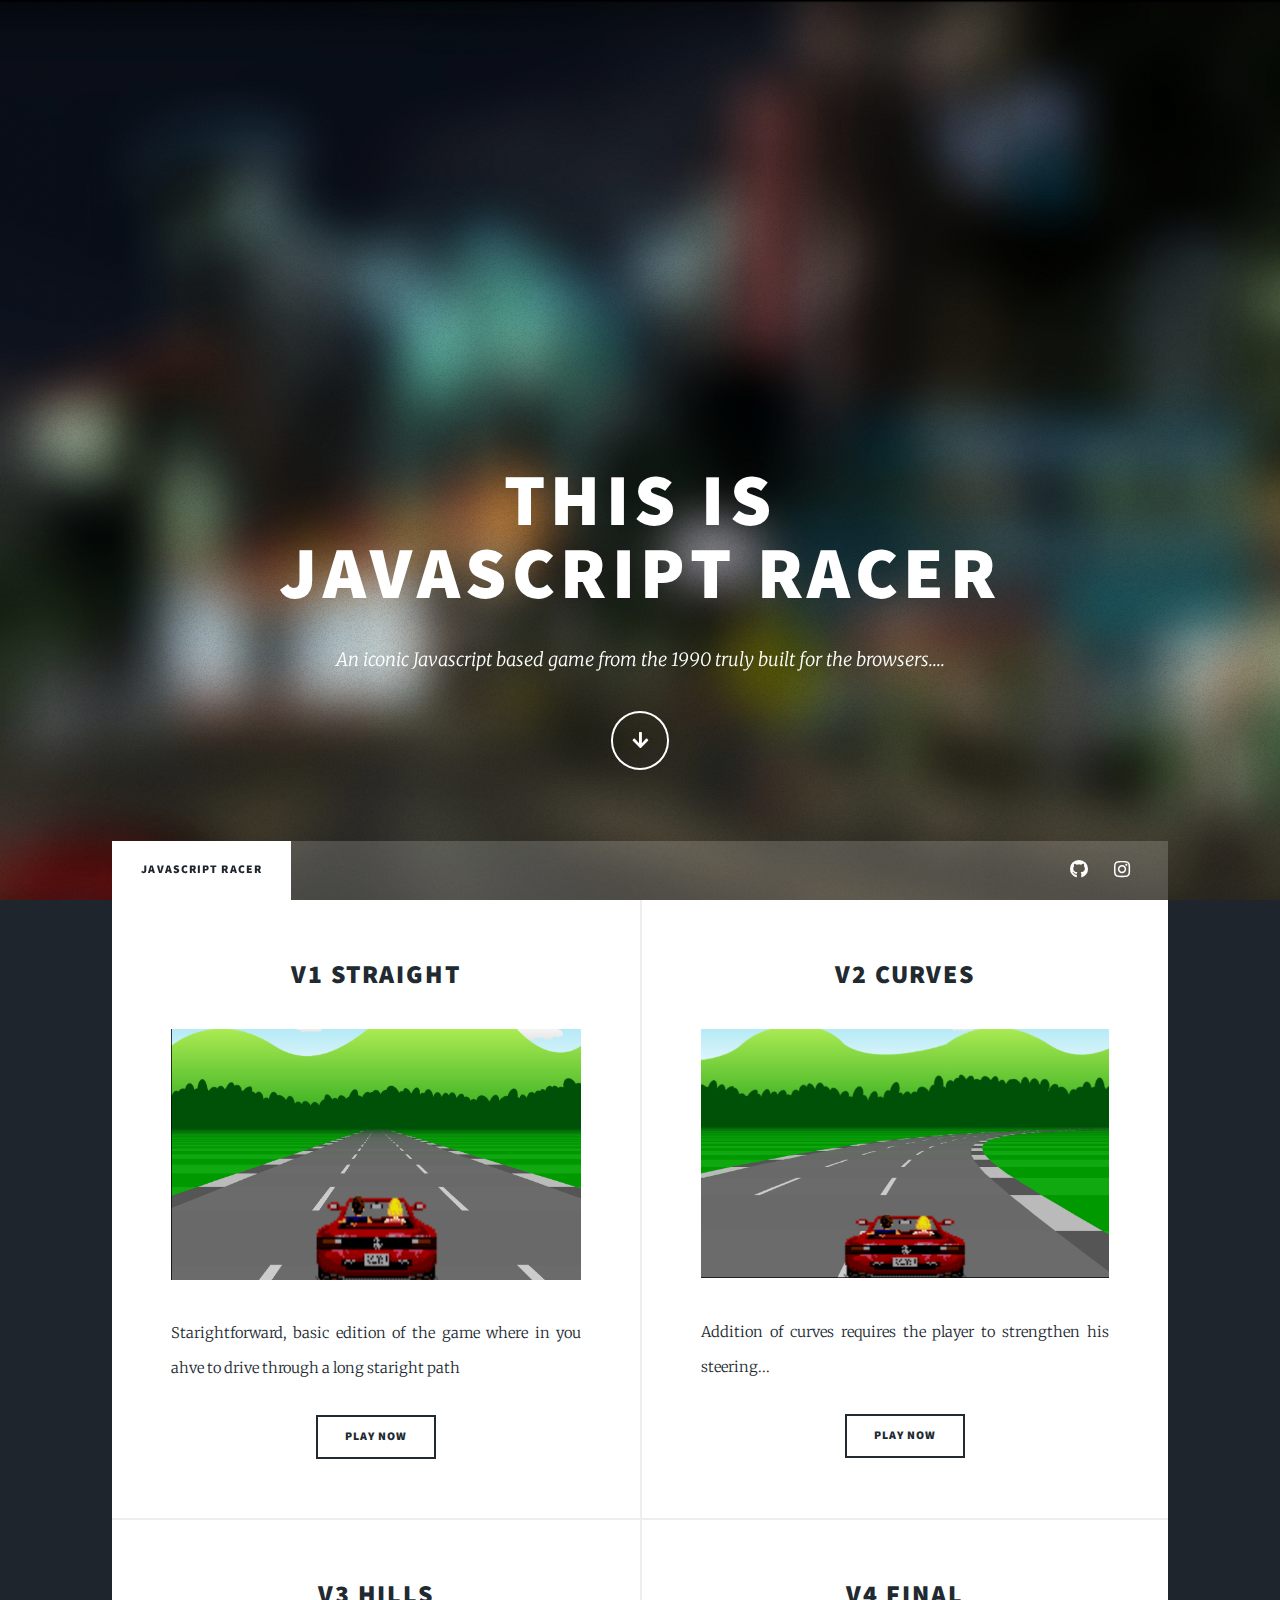
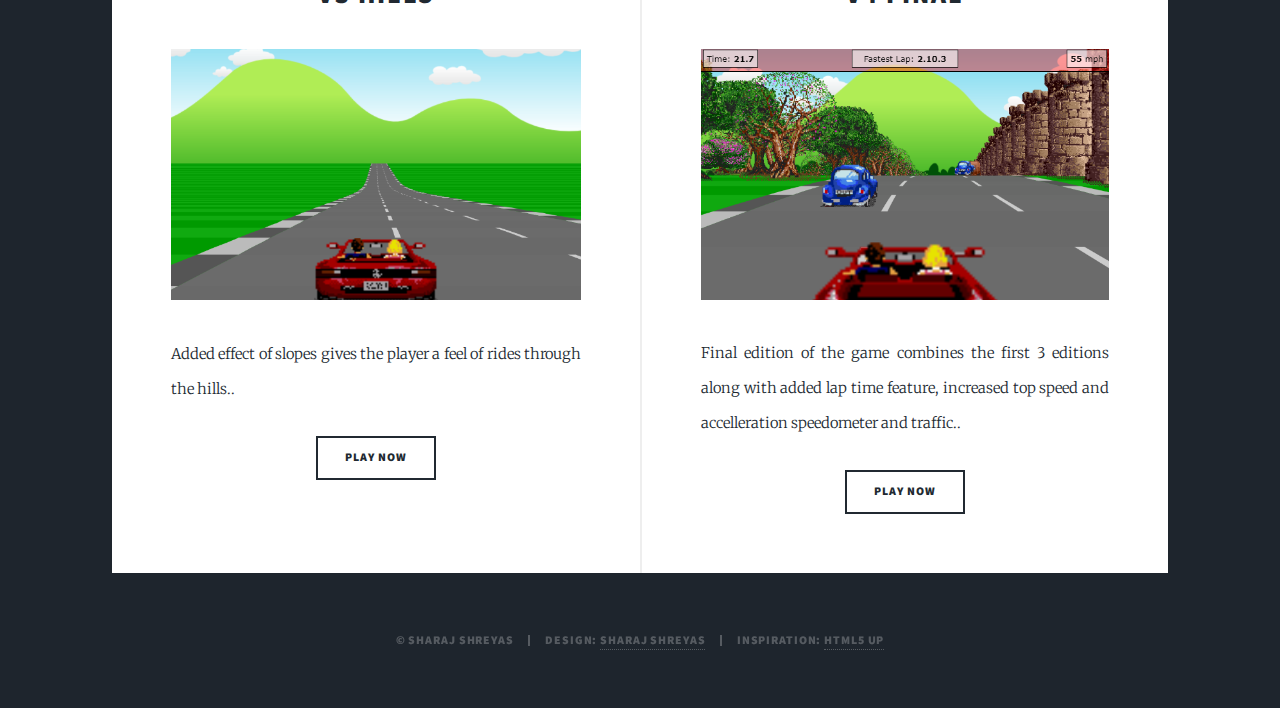
<file: index.html>
<!DOCTYPE HTML>
<!--
	Sharaj Shreyas by HTML5 UP
	html5up.net | @ajlkn
	Free for personal and commercial use under the CCA 3.0 license (html5up.net/license)
-->
<html>
	<head>
		<title>Javascript Racer Remastered</title>
		<meta charset="utf-8" />
		<meta name="viewport" content="width=device-width, initial-scale=1, user-scalable=no" />
		<link rel="stylesheet" href="assets/css/main.css" />
		<noscript><link rel="stylesheet" href="assets/css/noscript.css" /></noscript>
		
	</head>
	<body class="is-preload">

		<!-- Wrapper -->
			<div id="wrapper" class="fade-in">

				<!-- Intro -->
					<div id="intro">
						<h1>This is<br />
						Javascript Racer</h1>
						<p>An iconic Javascript based game from the 1990 truly built for the browsers...</a>.</p>
						<ul class="actions">
							<li><a href="#header" class="button icon solid solo fa-arrow-down scrolly">Continue</a></li>
						</ul>
					</div>

				<!-- Header -->
					<header id="header">
						<a href="index.html" class="logo">Javascript Racer</a>
					</header>

				<!-- Nav -->
					<nav id="nav">
						<ul class="links">
							<li class="active"><a href="index.html">Javascript Racer</a></li>
						</ul>
						<ul class="icons">
							<li><a href="#" class="icon brands fa-github"><span class="label">GitHub</span></a></li>
							<li><a href="#" class="icon brands fa-instagram"><span class="label">Instagram</span></a></li>
							
						</ul>
					</nav>

				<!-- Main -->
					<div id="main">

						<!-- Posts -->
							<section class="posts">
								<article>
									<header>
										
										<h2><a href="#">V1 Straight</a></h2>
									</header>
									<a href="#" class="image fit"><img src="images/pic02.png" alt="" /></a>
									<p>Starightforward, basic edition of the game where in you ahve to drive through a long staright path</p>
									<ul class="actions special">
										<li><a href="game\v1.straight.html" class="button">Play now </a></li>
									</ul>
								</article>
								<article>
									<header>
										
										<h2><a href="#">V2 Curves</a></h2>
									</header>
									<a href="#" class="image fit"><img src="images/pic03.png" alt="" /></a>
									<p>Addition of curves requires the player to strengthen his steering...</p>
									<ul class="actions special">
										<li><a href="game/v2.curves.html" class="button">Play Now</a></li>
									</ul>
								</article>
								<article>
									<header>
										
										<h2><a href="#">V3 Hills</a></h2>
									</header>
									<a href="#" class="image fit"><img src="images/pic04.png" alt="" /></a>
									<p>Added effect of slopes gives the player a feel of rides through the hills..</p>
									<ul class="actions special">
										<li><a href="game/v3.hills.html" class="button">Play Now</a></li>
									</ul>
								</article>
								<article>
									<header>
										
										<h2><a href="#">V4 Final</a></h2>
									</header>
									<a href="#" class="image fit"><img src="images/pic05.png" alt="" /></a>
									<p>Final edition of the game combines the first 3 editions along with added lap time feature, increased top speed and accelleration speedometer and traffic..</p>
									<ul class="actions special">
										<li><a href="game/v4.final.html" class="button">Play Now</a></li>
									</ul>
								</article>
							</section>

						<!-- Footer -->
							

					</div>

				<!-- Footer -->
					

				<!-- Copyright -->
					<div id="copyright">
						<ul><li>&copy; Sharaj Shreyas</li><li>Design: <a href="https://www.instagram.com/sharaj.shreyas/">Sharaj Shreyas</a></li><li>Inspiration: <a href="https://html5up.net">HTML5 UP</a></li></ul>
					</div>

			</div>

		<!-- Scripts -->
			<script src="assets/js/jquery.min.js"></script>
			<script src="assets/js/jquery.scrollex.min.js"></script>
			<script src="assets/js/jquery.scrolly.min.js"></script>
			<script src="assets/js/browser.min.js"></script>
			<script src="assets/js/breakpoints.min.js"></script>
			<script src="assets/js/util.js"></script>
			<script src="assets/js/main.js"></script>

	</body>
</html>
</file>
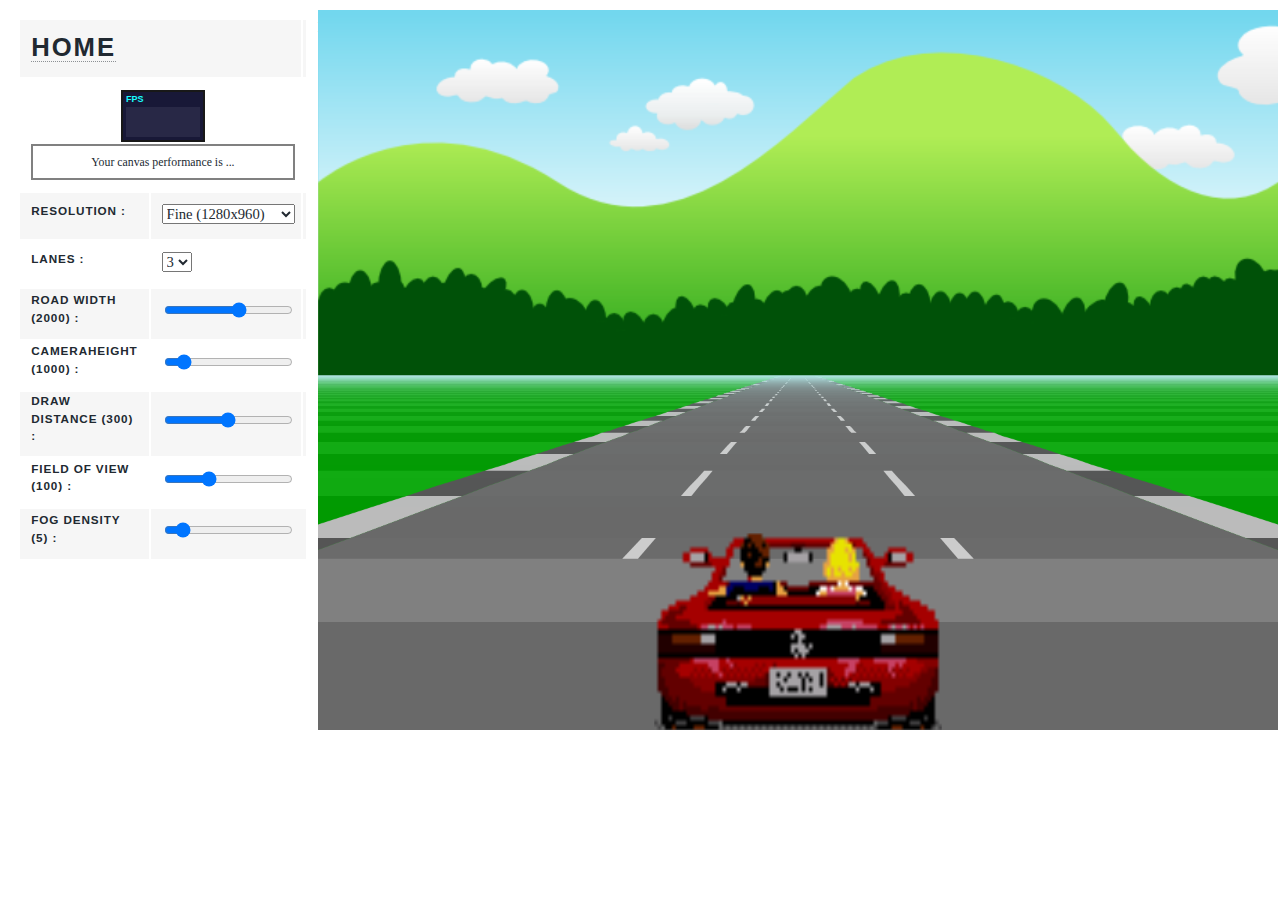
<file: game/v1.straight.html>
<!DOCTYPE html> 
<html>
<head>
  <title>Javascript Racer - v1 (straight)</title>
  <meta http-equiv="Content-Type" content="text/html; charset=utf-8"/>
  <link href="common.css" rel="stylesheet" type="text/css" />
</head> 
<body> 
  <table id="controls">
    <tr>
      <td colspan="2">
        <a href='../index.html'>Home</a></td>
    </tr>
    <tr><td id="fps" colspan="2" align="center"></td></tr>
    <tr>
      <th><label for="resolution">Resolution :</label></th>
      <td>
        <select id="resolution" style="width:100%">
          <option selected value='fine'>Fine (1280x960)</option>
          <option value='high'>High (1024x768)</option>
          <option value='medium'>Medium (640x480)</option>
          <option value='low'>Low (480x360)</option>
        </select>
      </td>
    </tr>
    <tr>
      <th><label for="lanes">Lanes :</label></th>
      <td>
        <select id="lanes">
          <option>1</option>
          <option>2</option>
          <option selected>3</option>
          <option>4</option>
        </select>
      </td>
    </tr>
    <tr>
      <th><label for="roadWidth">Road Width (<span id="currentRoadWidth"></span>) :</label></th>
      <td><input id="roadWidth" type='range' min='500' max='3000' title="integer (500-3000)"></td>
    </tr>
    <tr>
      <th><label for="cameraHeight">CameraHeight (<span id="currentCameraHeight"></span>) :</label></th>
      <td><input id="cameraHeight" type='range' min='500' max='5000' title="integer (500-5000)"></td>
    </tr>
    <tr>
      <th><label for="drawDistance">Draw Distance (<span id="currentDrawDistance"></span>) :</label></th>
      <td><input id="drawDistance" type='range' min='100' max='500' title="integer (100-500)"></td>
    </tr>
    <tr>
      <th><label for="fieldOfView">Field of View (<span id="currentFieldOfView"></span>) :</label></th>
      <td><input id="fieldOfView" type='range' min='80' max='140' title="integer (80-140)"></td>
    </tr>
    <tr>
      <th><label for="fogDensity">Fog Density (<span id="currentFogDensity"></span>) :</label></th>
      <td><input id="fogDensity" type='range' min='0' max='50' title="integer (0-50)"></td>
    </tr>
  </table>

 
  <div id="racer">
    <canvas id="canvas">
      Sorry, this example cannot be run because your browser does not support the &lt;canvas&gt; element
    </canvas>
    Loading...
  </div>
  <script src="stats.js"></script>
  <script src="common.js"></script>
  <script>

    var fps           = 60;                      // how many 'update' frames per second
    var step          = 1/fps;                   // how long is each frame (in seconds)
    var width         = 1920;                    // logical canvas width
    var height        = 1080;                     // logical canvas height
    var segments      = [];                      // array of road segments
    var stats         = Game.stats('fps');       // mr.doobs FPS counter
    var canvas        = Dom.get('canvas');       // our canvas...
    var ctx           = canvas.getContext('2d'); // ...and its drawing context
    var background    = null;                    // our background image (loaded below)
    var sprites       = null;                    // our spritesheet (loaded below)
    var resolution    = null;                    // scaling factor to provide resolution independence (computed)
    var roadWidth     = 2000;                    // actually half the roads width, easier math if the road spans from -roadWidth to +roadWidth
    var segmentLength = 200;                     // length of a single segment
    var rumbleLength  = 3;                       // number of segments per red/white rumble strip
    var trackLength   = null;                    // z length of entire track (computed)
    var lanes         = 3;                       // number of lanes
    var fieldOfView   = 100;                     // angle (degrees) for field of view
    var cameraHeight  = 1000;                    // z height of camera
    var cameraDepth   = null;                    // z distance camera is from screen (computed)
    var drawDistance  = 300;                     // number of segments to draw
    var playerX       = 0;                       // player x offset from center of road (-1 to 1 to stay independent of roadWidth)
    var playerZ       = null;                    // player relative z distance from camera (computed)
    var fogDensity    = 5;                       // exponential fog density
    var position      = 0;                       // current camera Z position (add playerZ to get player's absolute Z position)
    var speed         = 0;                       // current speed
    var maxSpeed      = segmentLength/step;      // top speed (ensure we can't move more than 1 segment in a single frame to make collision detection easier)
    var accel         =  maxSpeed/5;             // acceleration rate - tuned until it 'felt' right
    var breaking      = -maxSpeed;               // deceleration rate when braking
    var decel         = -maxSpeed/5;             // 'natural' deceleration rate when neither accelerating, nor braking
    var offRoadDecel  = -maxSpeed/2;             // off road deceleration is somewhere in between
    var offRoadLimit  =  maxSpeed/4;             // limit when off road deceleration no longer applies (e.g. you can always go at least this speed even when off road)

    var keyLeft       = false;
    var keyRight      = false;
    var keyFaster     = false;
    var keySlower     = false;

    //=========================================================================
    // UPDATE THE GAME WORLD
    //=========================================================================

    function update(dt) {

      position = Util.increase(position, dt * speed, trackLength);

      var dx = dt * 2 * (speed/maxSpeed); // at top speed, should be able to cross from left to right (-1 to 1) in 1 second

      if (keyLeft)
        playerX = playerX - dx;
      else if (keyRight)
        playerX = playerX + dx;

      if (keyFaster)
        speed = Util.accelerate(speed, accel, dt);
      else if (keySlower)
        speed = Util.accelerate(speed, breaking, dt);
      else
        speed = Util.accelerate(speed, decel, dt);

      if (((playerX < -1) || (playerX > 1)) && (speed > offRoadLimit))
        speed = Util.accelerate(speed, offRoadDecel, dt);

      playerX = Util.limit(playerX, -2, 2);     // dont ever let player go too far out of bounds
      speed   = Util.limit(speed, 0, maxSpeed); // or exceed maxSpeed

    }

    //=========================================================================
    // RENDER THE GAME WORLD
    //=========================================================================

    function render() {

      var baseSegment = findSegment(position);
      var maxy        = height;

      ctx.clearRect(0, 0, width, height);

      Render.background(ctx, background, width, height, BACKGROUND.SKY);
      Render.background(ctx, background, width, height, BACKGROUND.HILLS);
      Render.background(ctx, background, width, height, BACKGROUND.TREES);

      var n, segment;

      for(n = 0 ; n < drawDistance ; n++) {

        segment        = segments[(baseSegment.index + n) % segments.length];
        segment.looped = segment.index < baseSegment.index;
        segment.fog    = Util.exponentialFog(n/drawDistance, fogDensity);

        Util.project(segment.p1, (playerX * roadWidth), cameraHeight, position - (segment.looped ? trackLength : 0), cameraDepth, width, height, roadWidth);
        Util.project(segment.p2, (playerX * roadWidth), cameraHeight, position - (segment.looped ? trackLength : 0), cameraDepth, width, height, roadWidth);

        if ((segment.p1.camera.z <= cameraDepth) || // behind us
            (segment.p2.screen.y >= maxy))          // clip by (already rendered) segment
          continue;

        Render.segment(ctx, width, lanes,
                       segment.p1.screen.x,
                       segment.p1.screen.y,
                       segment.p1.screen.w,
                       segment.p2.screen.x,
                       segment.p2.screen.y,
                       segment.p2.screen.w,
                       segment.fog,
                       segment.color);

        maxy = segment.p2.screen.y;
      }

      Render.player(ctx, width, height, resolution, roadWidth, sprites, speed/maxSpeed,
                    cameraDepth/playerZ,
                    width/2,
                    height,
                    speed * (keyLeft ? -1 : keyRight ? 1 : 0),
                    0);
    }

    //=========================================================================
    // BUILD ROAD GEOMETRY
    //=========================================================================

    function resetRoad() {
      segments = [];
      for(var n = 0 ; n < 500 ; n++) {
        segments.push({
           index: n,
           p1: { world: { z:  n   *segmentLength }, camera: {}, screen: {} },
           p2: { world: { z: (n+1)*segmentLength }, camera: {}, screen: {} },
           color: Math.floor(n/rumbleLength)%2 ? COLORS.DARK : COLORS.LIGHT
        });
      }

      segments[findSegment(playerZ).index + 2].color = COLORS.START;
      segments[findSegment(playerZ).index + 3].color = COLORS.START;
      for(var n = 0 ; n < rumbleLength ; n++)
        segments[segments.length-1-n].color = COLORS.FINISH;

      trackLength = segments.length * segmentLength;
    }

    function findSegment(z) {
      return segments[Math.floor(z/segmentLength) % segments.length];
    }

    //=========================================================================
    // THE GAME LOOP
    //=========================================================================

    Game.run({
      canvas: canvas, render: render, update: update, stats: stats, step: step,
      images: ["background", "sprites"],
      keys: [
        { keys: [KEY.LEFT,  KEY.A], mode: 'down', action: function() { keyLeft   = true;  } },
        { keys: [KEY.RIGHT, KEY.D], mode: 'down', action: function() { keyRight  = true;  } },
        { keys: [KEY.UP,    KEY.W], mode: 'down', action: function() { keyFaster = true;  } },
        { keys: [KEY.DOWN,  KEY.S], mode: 'down', action: function() { keySlower = true;  } },
        { keys: [KEY.LEFT,  KEY.A], mode: 'up',   action: function() { keyLeft   = false; } },
        { keys: [KEY.RIGHT, KEY.D], mode: 'up',   action: function() { keyRight  = false; } },
        { keys: [KEY.UP,    KEY.W], mode: 'up',   action: function() { keyFaster = false; } },
        { keys: [KEY.DOWN,  KEY.S], mode: 'up',   action: function() { keySlower = false; } }
      ],
      ready: function(images) {
        background = images[0];
        sprites    = images[1];
        reset();
      }
    });

    function reset(options) {
      options       = options || {};
      canvas.width  = width  = Util.toInt(options.width,          width);
      canvas.height = height = Util.toInt(options.height,         height);
      lanes                  = Util.toInt(options.lanes,          lanes);
      roadWidth              = Util.toInt(options.roadWidth,      roadWidth);
      cameraHeight           = Util.toInt(options.cameraHeight,   cameraHeight);
      drawDistance           = Util.toInt(options.drawDistance,   drawDistance);
      fogDensity             = Util.toInt(options.fogDensity,     fogDensity);
      fieldOfView            = Util.toInt(options.fieldOfView,    fieldOfView);
      segmentLength          = Util.toInt(options.segmentLength,  segmentLength);
      rumbleLength           = Util.toInt(options.rumbleLength,   rumbleLength);
      cameraDepth            = 1 / Math.tan((fieldOfView/2) * Math.PI/180);
      playerZ                = (cameraHeight * cameraDepth);
      resolution             = height/480;
      refreshTweakUI();

      if ((segments.length==0) || (options.segmentLength) || (options.rumbleLength))
        resetRoad(); // only rebuild road when necessary
    }

    //=========================================================================
    // TWEAK UI HANDLERS
    //=========================================================================

    Dom.on('resolution', 'change', function(ev) {
      var w, h, ratio;
      switch(ev.target.options[ev.target.selectedIndex].value) {
        case 'fine':   w = 1280; h = 960;  ratio=w/width; break;
        case 'high':   w = 1024; h = 768;  ratio=w/width; break;
        case 'medium': w = 640;  h = 480;  ratio=w/width; break;
        case 'low':    w = 480;  h = 360;  ratio=w/width; break;
      }
      reset({ width: w, height: h })
      Dom.blur(ev);
    });

    Dom.on('lanes',          'change', function(ev) { Dom.blur(ev); reset({ lanes:         ev.target.options[ev.target.selectedIndex].value }); });
    Dom.on('roadWidth',      'change', function(ev) { Dom.blur(ev); reset({ roadWidth:     Util.limit(Util.toInt(ev.target.value), Util.toInt(ev.target.getAttribute('min')), Util.toInt(ev.target.getAttribute('max'))) }); });
    Dom.on('cameraHeight',   'change', function(ev) { Dom.blur(ev); reset({ cameraHeight:  Util.limit(Util.toInt(ev.target.value), Util.toInt(ev.target.getAttribute('min')), Util.toInt(ev.target.getAttribute('max'))) }); });
    Dom.on('drawDistance',   'change', function(ev) { Dom.blur(ev); reset({ drawDistance:  Util.limit(Util.toInt(ev.target.value), Util.toInt(ev.target.getAttribute('min')), Util.toInt(ev.target.getAttribute('max'))) }); });
    Dom.on('fieldOfView',    'change', function(ev) { Dom.blur(ev); reset({ fieldOfView:   Util.limit(Util.toInt(ev.target.value), Util.toInt(ev.target.getAttribute('min')), Util.toInt(ev.target.getAttribute('max'))) }); });
    Dom.on('fogDensity',     'change', function(ev) { Dom.blur(ev); reset({ fogDensity:    Util.limit(Util.toInt(ev.target.value), Util.toInt(ev.target.getAttribute('min')), Util.toInt(ev.target.getAttribute('max'))) }); });

    function refreshTweakUI() {
      Dom.get('lanes').selectedIndex = lanes-1;
      Dom.get('currentRoadWidth').innerHTML      = Dom.get('roadWidth').value      = roadWidth;
      Dom.get('currentCameraHeight').innerHTML   = Dom.get('cameraHeight').value   = cameraHeight;
      Dom.get('currentDrawDistance').innerHTML   = Dom.get('drawDistance').value   = drawDistance;
      Dom.get('currentFieldOfView').innerHTML    = Dom.get('fieldOfView').value    = fieldOfView;
      Dom.get('currentFogDensity').innerHTML     = Dom.get('fogDensity').value     = fogDensity;
    }

    //=========================================================================

  </script>

</body>
</file>
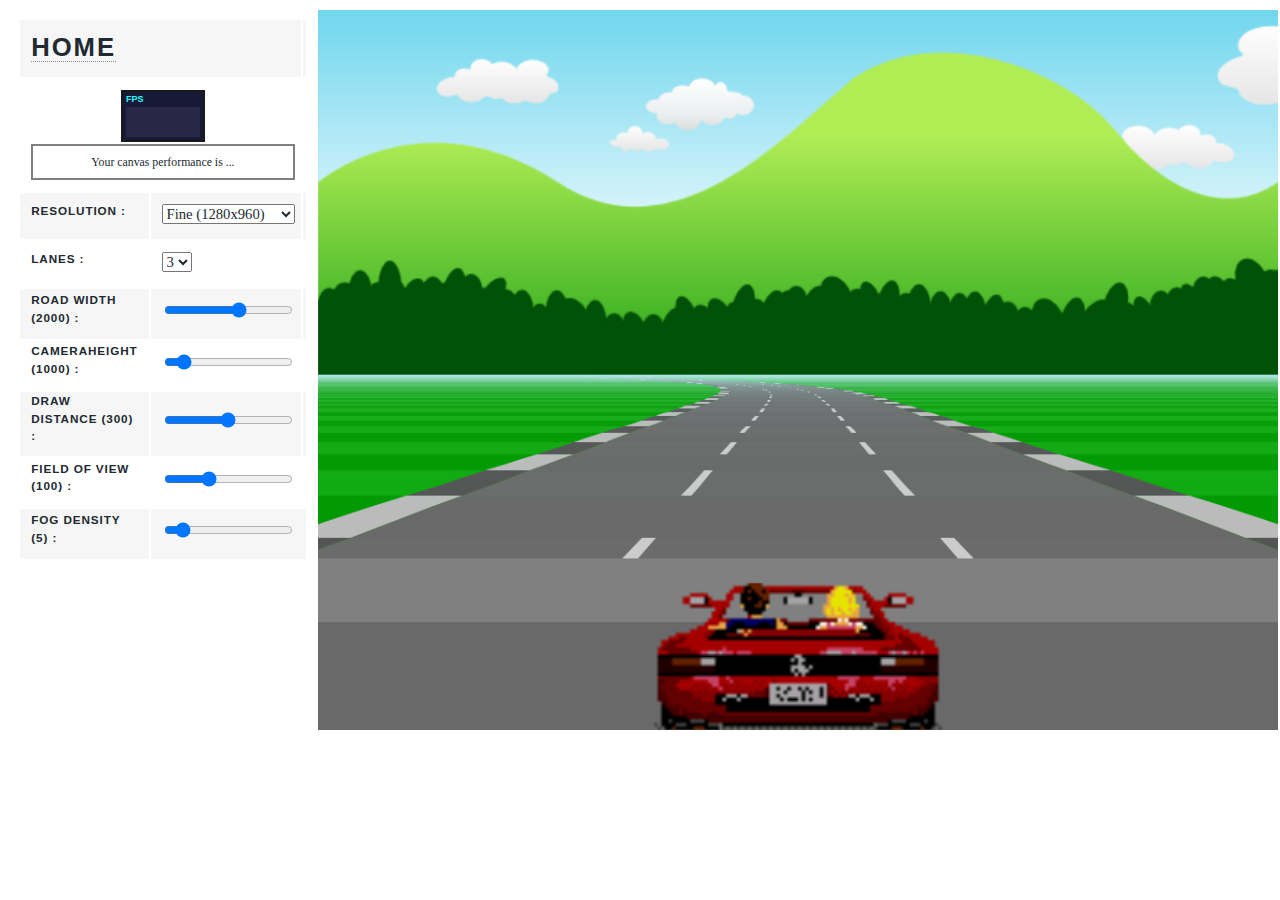
<file: game/v2.curves.html>
<!DOCTYPE html> 

<html>
<head>
  <title>Javascript Racer - v2 (curves)</title>
  <meta http-equiv="Content-Type" content="text/html; charset=utf-8"/>
  <link href="common.css" rel="stylesheet" type="text/css" />
</head> 

<body> 

  <table id="controls">
    <tr>
      <td colspan="2">
        <a href='../index.html'>Home</a></td>
    </tr>
    <tr><td id="fps" colspan="2" align="center"></td></tr>
    <tr>
      <th><label for="resolution">Resolution :</label></th>
      <td>
        <select id="resolution" style="width:100%">
          <option selected value='fine'>Fine (1280x960)</option>
          <option value='high'>High (1024x768)</option>
          <option value='medium'>Medium (640x480)</option>
          <option value='low'>Low (480x360)</option>
        </select>
      </td>
    </tr>

    <tr>
      <th><label for="lanes">Lanes :</label></th>
      <td>
        <select id="lanes">
          <option>1</option>
          <option>2</option>
          <option selected>3</option>
          <option>4</option>
        </select>
      </td>
    </tr>
    <tr>
      <th><label for="roadWidth">Road Width (<span id="currentRoadWidth"></span>) :</label></th>
      <td><input id="roadWidth" type='range' min='500' max='3000' title="integer (500-3000)"></td>
    </tr>
    <tr>
      <th><label for="cameraHeight">CameraHeight (<span id="currentCameraHeight"></span>) :</label></th>
      <td><input id="cameraHeight" type='range' min='500' max='5000' title="integer (500-5000)"></td>
    </tr>
    <tr>
      <th><label for="drawDistance">Draw Distance (<span id="currentDrawDistance"></span>) :</label></th>
      <td><input id="drawDistance" type='range' min='100' max='500' title="integer (100-500)"></td>
    </tr>
    <tr>
      <th><label for="fieldOfView">Field of View (<span id="currentFieldOfView"></span>) :</label></th>
      <td><input id="fieldOfView" type='range' min='80' max='140' title="integer (80-140)"></td>
    </tr>
    <tr>
      <th><label for="fogDensity">Fog Density (<span id="currentFogDensity"></span>) :</label></th>
      <td><input id="fogDensity" type='range' min='0' max='50' title="integer (0-50)"></td>
    </tr>
  </table>


  <div id="racer">
    <canvas id="canvas">
      Sorry, this example cannot be run because your browser does not support the &lt;canvas&gt; element
    </canvas>
    Loading...
  </div>

  

  <script src="stats.js"></script>
  <script src="common.js"></script>
  <script>

    var fps           = 60;                      // how many 'update' frames per second
    var step          = 1/fps;                   // how long is each frame (in seconds)
    var width         = 1024;                    // logical canvas width
    var height        = 768;                     // logical canvas height
    var centrifugal   = 0.3;                     // centrifugal force multiplier when going around curves
    var offRoadDecel  = 0.99;                    // speed multiplier when off road (e.g. you lose 2% speed each update frame)
    var skySpeed      = 0.001;                   // background sky layer scroll speed when going around curve (or up hill)
    var hillSpeed     = 0.002;                   // background hill layer scroll speed when going around curve (or up hill)
    var treeSpeed     = 0.003;                   // background tree layer scroll speed when going around curve (or up hill)
    var skyOffset     = 0;                       // current sky scroll offset
    var hillOffset    = 0;                       // current hill scroll offset
    var treeOffset    = 0;                       // current tree scroll offset
    var segments      = [];                      // array of road segments
    var stats         = Game.stats('fps');       // mr.doobs FPS counter
    var canvas        = Dom.get('canvas');       // our canvas...
    var ctx           = canvas.getContext('2d'); // ...and its drawing context
    var background    = null;                    // our background image (loaded below)
    var sprites       = null;                    // our spritesheet (loaded below)
    var resolution    = null;                    // scaling factor to provide resolution independence (computed)
    var roadWidth     = 2000;                    // actually half the roads width, easier math if the road spans from -roadWidth to +roadWidth
    var segmentLength = 200;                     // length of a single segment
    var rumbleLength  = 3;                       // number of segments per red/white rumble strip
    var trackLength   = null;                    // z length of entire track (computed)
    var lanes         = 3;                       // number of lanes
    var fieldOfView   = 100;                     // angle (degrees) for field of view
    var cameraHeight  = 1000;                    // z height of camera
    var cameraDepth   = null;                    // z distance camera is from screen (computed)
    var drawDistance  = 300;                     // number of segments to draw
    var playerX       = 0;                       // player x offset from center of road (-1 to 1 to stay independent of roadWidth)
    var playerZ       = null;                    // player relative z distance from camera (computed)
    var fogDensity    = 5;                       // exponential fog density
    var position      = 0;                       // current camera Z position (add playerZ to get player's absolute Z position)
    var speed         = 0;                       // current speed
    var maxSpeed      = segmentLength/step;      // top speed (ensure we can't move more than 1 segment in a single frame to make collision detection easier)
    var accel         =  maxSpeed/5;             // acceleration rate - tuned until it 'felt' right
    var breaking      = -maxSpeed;               // deceleration rate when braking
    var decel         = -maxSpeed/5;             // 'natural' deceleration rate when neither accelerating, nor braking
    var offRoadDecel  = -maxSpeed/2;             // off road deceleration is somewhere in between
    var offRoadLimit  =  maxSpeed/4;             // limit when off road deceleration no longer applies (e.g. you can always go at least this speed even when off road)

    var keyLeft       = false;
    var keyRight      = false;
    var keyFaster     = false;
    var keySlower     = false;

    //=========================================================================
    // UPDATE THE GAME WORLD
    //=========================================================================

    function update(dt) {

      var playerSegment = findSegment(position+playerZ);
      var speedPercent  = speed/maxSpeed;
      var dx            = dt * 2 * speedPercent; // at top speed, should be able to cross from left to right (-1 to +1) in 1 second

      position = Util.increase(position, dt * speed, trackLength);

      skyOffset  = Util.increase(skyOffset,  skySpeed  * playerSegment.curve * speedPercent, 1);
      hillOffset = Util.increase(hillOffset, hillSpeed * playerSegment.curve * speedPercent, 1);
      treeOffset = Util.increase(treeOffset, treeSpeed * playerSegment.curve * speedPercent, 1);

      if (keyLeft)
        playerX = playerX - dx;
      else if (keyRight)
        playerX = playerX + dx;

      playerX = playerX - (dx * speedPercent * playerSegment.curve * centrifugal);

      if (keyFaster)
        speed = Util.accelerate(speed, accel, dt);
      else if (keySlower)
        speed = Util.accelerate(speed, breaking, dt);
      else
        speed = Util.accelerate(speed, decel, dt);

      if (((playerX < -1) || (playerX > 1)) && (speed > offRoadLimit))
        speed = Util.accelerate(speed, offRoadDecel, dt);

      playerX = Util.limit(playerX, -2, 2);     // dont ever let player go too far out of bounds
      speed   = Util.limit(speed, 0, maxSpeed); // or exceed maxSpeed

    }

    //=========================================================================
    // RENDER THE GAME WORLD
    //=========================================================================

    function render() {

      var baseSegment = findSegment(position);
      var basePercent = Util.percentRemaining(position, segmentLength);
      var maxy        = height;

      var x  = 0;
      var dx = - (baseSegment.curve * basePercent);

      ctx.clearRect(0, 0, width, height);

      Render.background(ctx, background, width, height, BACKGROUND.SKY,   skyOffset);
      Render.background(ctx, background, width, height, BACKGROUND.HILLS, hillOffset);
      Render.background(ctx, background, width, height, BACKGROUND.TREES, treeOffset);

      var n, segment;

      for(n = 0 ; n < drawDistance ; n++) {

        segment        = segments[(baseSegment.index + n) % segments.length];
        segment.looped = segment.index < baseSegment.index;
        segment.fog    = Util.exponentialFog(n/drawDistance, fogDensity);

        Util.project(segment.p1, (playerX * roadWidth) - x,      cameraHeight, position - (segment.looped ? trackLength : 0), cameraDepth, width, height, roadWidth);
        Util.project(segment.p2, (playerX * roadWidth) - x - dx, cameraHeight, position - (segment.looped ? trackLength : 0), cameraDepth, width, height, roadWidth);

        x  = x + dx;
        dx = dx + segment.curve;

        if ((segment.p1.camera.z <= cameraDepth) ||  // behind us
            (segment.p2.screen.y >= maxy))           // clip by (already rendered) segment
          continue;

        Render.segment(ctx, width, lanes,
                       segment.p1.screen.x,
                       segment.p1.screen.y,
                       segment.p1.screen.w,
                       segment.p2.screen.x,
                       segment.p2.screen.y,
                       segment.p2.screen.w,
                       segment.fog,
                       segment.color);

        maxy = segment.p2.screen.y;
      }

      Render.player(ctx, width, height, resolution, roadWidth, sprites, speed/maxSpeed,
                    cameraDepth/playerZ,
                    width/2,
                    height,
                    speed * (keyLeft ? -1 : keyRight ? 1 : 0),
                    0);
    }

    //=========================================================================
    // BUILD ROAD GEOMETRY
    //=========================================================================

    function addSegment(curve) {
      var n = segments.length;
      segments.push({
         index: n,
            p1: { world: { z:  n   *segmentLength }, camera: {}, screen: {} },
            p2: { world: { z: (n+1)*segmentLength }, camera: {}, screen: {} },
         curve: curve,
         color: Math.floor(n/rumbleLength)%2 ? COLORS.DARK : COLORS.LIGHT
      });
    }

    function addRoad(enter, hold, leave, curve) {
      var n;
      for(n = 0 ; n < enter ; n++)
        addSegment(Util.easeIn(0, curve, n/enter));
      for(n = 0 ; n < hold  ; n++)
        addSegment(curve);
      for(n = 0 ; n < leave ; n++)
        addSegment(Util.easeInOut(curve, 0, n/leave));
    }

    var ROAD = {
      LENGTH: { NONE: 0, SHORT:  25, MEDIUM:  50, LONG:  100 },
      CURVE:  { NONE: 0, EASY:    2, MEDIUM:   4, HARD:    6 }
    };

    function addStraight(num) {
      num = num || ROAD.LENGTH.MEDIUM;
      addRoad(num, num, num, 0);
    }

    function addCurve(num, curve) {
      num    = num    || ROAD.LENGTH.MEDIUM;
      curve  = curve  || ROAD.CURVE.MEDIUM;
      addRoad(num, num, num, curve);
    }
        
    function addSCurves() {
      addRoad(ROAD.LENGTH.MEDIUM, ROAD.LENGTH.MEDIUM, ROAD.LENGTH.MEDIUM,  -ROAD.CURVE.EASY);
      addRoad(ROAD.LENGTH.MEDIUM, ROAD.LENGTH.MEDIUM, ROAD.LENGTH.MEDIUM,   ROAD.CURVE.MEDIUM);
      addRoad(ROAD.LENGTH.MEDIUM, ROAD.LENGTH.MEDIUM, ROAD.LENGTH.MEDIUM,   ROAD.CURVE.EASY);
      addRoad(ROAD.LENGTH.MEDIUM, ROAD.LENGTH.MEDIUM, ROAD.LENGTH.MEDIUM,  -ROAD.CURVE.EASY);
      addRoad(ROAD.LENGTH.MEDIUM, ROAD.LENGTH.MEDIUM, ROAD.LENGTH.MEDIUM,  -ROAD.CURVE.MEDIUM);
    }

    function resetRoad() {
      segments = [];

      addStraight(ROAD.LENGTH.SHORT/4);
      addSCurves();
      addStraight(ROAD.LENGTH.LONG);
      addCurve(ROAD.LENGTH.MEDIUM, ROAD.CURVE.MEDIUM);
      addCurve(ROAD.LENGTH.LONG, ROAD.CURVE.MEDIUM);
      addStraight();
      addSCurves();
      addCurve(ROAD.LENGTH.LONG, -ROAD.CURVE.MEDIUM);
      addCurve(ROAD.LENGTH.LONG, ROAD.CURVE.MEDIUM);
      addStraight();
      addSCurves();
      addCurve(ROAD.LENGTH.LONG, -ROAD.CURVE.EASY);

      segments[findSegment(playerZ).index + 2].color = COLORS.START;
      segments[findSegment(playerZ).index + 3].color = COLORS.START;
      for(var n = 0 ; n < rumbleLength ; n++)
        segments[segments.length-1-n].color = COLORS.FINISH;

      trackLength = segments.length * segmentLength;
    }

    function findSegment(z) {
      return segments[Math.floor(z/segmentLength) % segments.length]; 
    }

    //=========================================================================
    // THE GAME LOOP
    //=========================================================================

    Game.run({
      canvas: canvas, render: render, update: update, stats: stats, step: step,
      images: ["background", "sprites"],
      keys: [
        { keys: [KEY.LEFT,  KEY.A], mode: 'down', action: function() { keyLeft   = true;  } },
        { keys: [KEY.RIGHT, KEY.D], mode: 'down', action: function() { keyRight  = true;  } },
        { keys: [KEY.UP,    KEY.W], mode: 'down', action: function() { keyFaster = true;  } },
        { keys: [KEY.DOWN,  KEY.S], mode: 'down', action: function() { keySlower = true;  } },
        { keys: [KEY.LEFT,  KEY.A], mode: 'up',   action: function() { keyLeft   = false; } },
        { keys: [KEY.RIGHT, KEY.D], mode: 'up',   action: function() { keyRight  = false; } },
        { keys: [KEY.UP,    KEY.W], mode: 'up',   action: function() { keyFaster = false; } },
        { keys: [KEY.DOWN,  KEY.S], mode: 'up',   action: function() { keySlower = false; } }
      ],
      ready: function(images) {
        background = images[0];
        sprites    = images[1];
        reset();
      }
    });

    function reset(options) {
      options       = options || {};
      canvas.width  = width  = Util.toInt(options.width,          width);
      canvas.height = height = Util.toInt(options.height,         height);
      lanes                  = Util.toInt(options.lanes,          lanes);
      roadWidth              = Util.toInt(options.roadWidth,      roadWidth);
      cameraHeight           = Util.toInt(options.cameraHeight,   cameraHeight);
      drawDistance           = Util.toInt(options.drawDistance,   drawDistance);
      fogDensity             = Util.toInt(options.fogDensity,     fogDensity);
      fieldOfView            = Util.toInt(options.fieldOfView,    fieldOfView);
      segmentLength          = Util.toInt(options.segmentLength,  segmentLength);
      rumbleLength           = Util.toInt(options.rumbleLength,   rumbleLength);
      cameraDepth            = 1 / Math.tan((fieldOfView/2) * Math.PI/180);
      playerZ                = (cameraHeight * cameraDepth);
      resolution             = height/480;
      refreshTweakUI();

      if ((segments.length==0) || (options.segmentLength) || (options.rumbleLength))
        resetRoad(); // only rebuild road when necessary
    }

    //=========================================================================
    // TWEAK UI HANDLERS
    //=========================================================================

    Dom.on('resolution', 'change', function(ev) {
      var w, h, ratio;
      switch(ev.target.options[ev.target.selectedIndex].value) {
        case 'fine':   w = 1280; h = 960;  ratio=w/width; break;
        case 'high':   w = 1024; h = 768;  ratio=w/width; break;
        case 'medium': w = 640;  h = 480;  ratio=w/width; break;
        case 'low':    w = 480;  h = 360;  ratio=w/width; break;
      }
      reset({ width: w, height: h })
      Dom.blur(ev);
    });

    Dom.on('lanes',          'change', function(ev) { Dom.blur(ev); reset({ lanes:         ev.target.options[ev.target.selectedIndex].value }); });
    Dom.on('roadWidth',      'change', function(ev) { Dom.blur(ev); reset({ roadWidth:     Util.limit(Util.toInt(ev.target.value), Util.toInt(ev.target.getAttribute('min')), Util.toInt(ev.target.getAttribute('max'))) }); });
    Dom.on('cameraHeight',   'change', function(ev) { Dom.blur(ev); reset({ cameraHeight:  Util.limit(Util.toInt(ev.target.value), Util.toInt(ev.target.getAttribute('min')), Util.toInt(ev.target.getAttribute('max'))) }); });
    Dom.on('drawDistance',   'change', function(ev) { Dom.blur(ev); reset({ drawDistance:  Util.limit(Util.toInt(ev.target.value), Util.toInt(ev.target.getAttribute('min')), Util.toInt(ev.target.getAttribute('max'))) }); });
    Dom.on('fieldOfView',    'change', function(ev) { Dom.blur(ev); reset({ fieldOfView:   Util.limit(Util.toInt(ev.target.value), Util.toInt(ev.target.getAttribute('min')), Util.toInt(ev.target.getAttribute('max'))) }); });
    Dom.on('fogDensity',     'change', function(ev) { Dom.blur(ev); reset({ fogDensity:    Util.limit(Util.toInt(ev.target.value), Util.toInt(ev.target.getAttribute('min')), Util.toInt(ev.target.getAttribute('max'))) }); });

    function refreshTweakUI() {
      Dom.get('lanes').selectedIndex = lanes-1;
      Dom.get('currentRoadWidth').innerHTML      = Dom.get('roadWidth').value      = roadWidth;
      Dom.get('currentCameraHeight').innerHTML   = Dom.get('cameraHeight').value   = cameraHeight;
      Dom.get('currentDrawDistance').innerHTML   = Dom.get('drawDistance').value   = drawDistance;
      Dom.get('currentFieldOfView').innerHTML    = Dom.get('fieldOfView').value    = fieldOfView;
      Dom.get('currentFogDensity').innerHTML     = Dom.get('fogDensity').value     = fogDensity;
    }

    //=========================================================================

  </script>

</body>
</file>
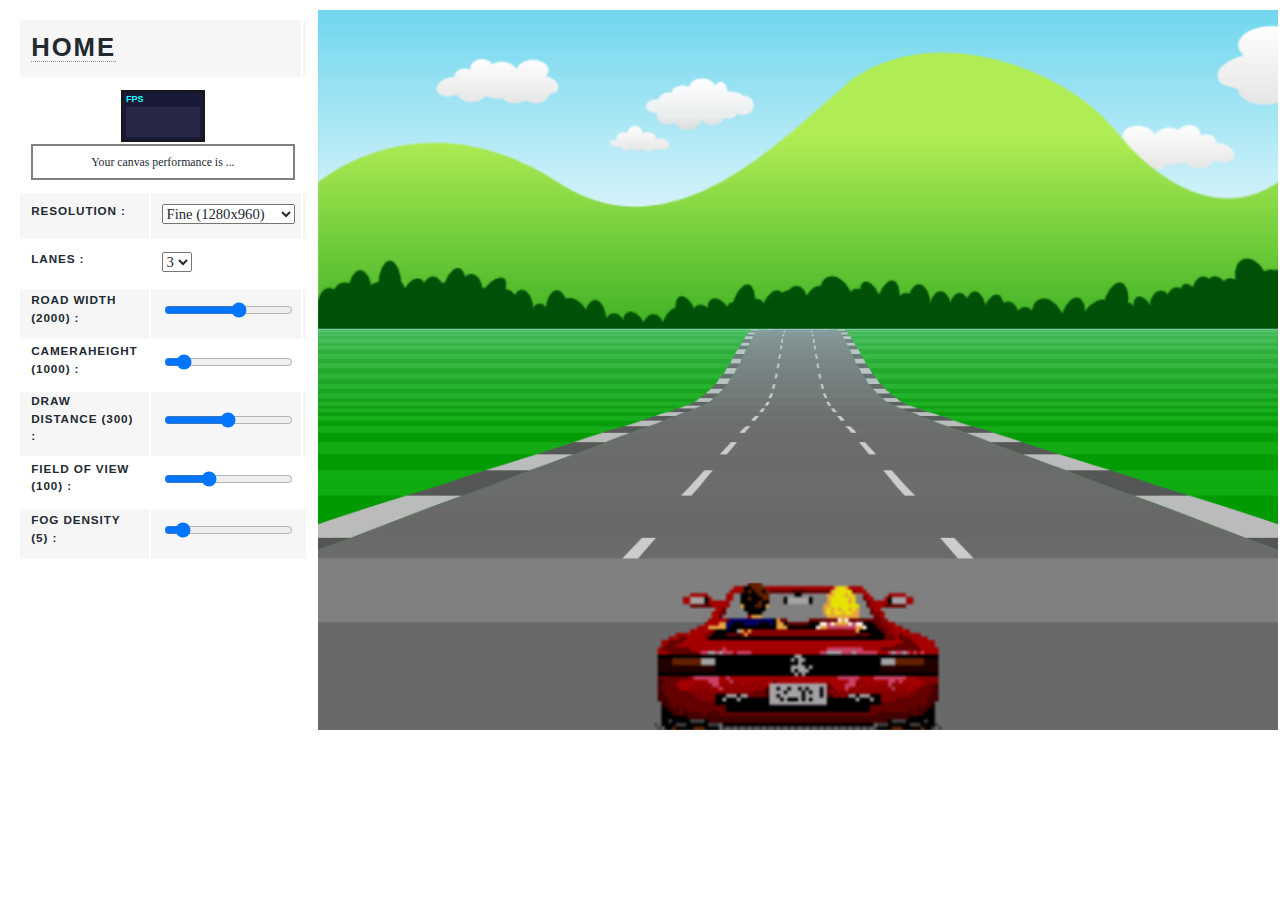
<file: game/v3.hills.html>
<!DOCTYPE html> 

<html>
<head>
  <title>Javascript Racer - v3 (hills)</title>
  <meta http-equiv="Content-Type" content="text/html; charset=utf-8"/>
  <link href="common.css" rel="stylesheet" type="text/css" />
</head> 
<body> 

  <table id="controls">
    <tr>
      <td colspan="2">
        <a href='../index.html'>Home</a></td>
    </tr>
    <tr><td id="fps" colspan="2" align="center"></td></tr>
    <tr>
      <th><label for="resolution">Resolution :</label></th>
      <td>
        <select id="resolution" style="width:100%">
          <option selected value='fine'>Fine (1280x960)</option>
          <option value='high'>High (1024x768)</option>
          <option value='medium'>Medium (640x480)</option>
          <option value='low'>Low (480x360)</option>
        </select>
      </td>
    </tr>
    <tr>
      <th><label for="lanes">Lanes :</label></th>
      <td>
        <select id="lanes">
          <option>1</option>
          <option>2</option>
          <option selected>3</option>
          <option>4</option>
        </select>
      </td>
    </tr>
    <tr>
      <th><label for="roadWidth">Road Width (<span id="currentRoadWidth"></span>) :</label></th>
      <td><input id="roadWidth" type='range' min='500' max='3000' title="integer (500-3000)"></td>
    </tr>
    <tr>
      <th><label for="cameraHeight">CameraHeight (<span id="currentCameraHeight"></span>) :</label></th>
      <td><input id="cameraHeight" type='range' min='500' max='5000' title="integer (500-5000)"></td>
    </tr>
    <tr>
      <th><label for="drawDistance">Draw Distance (<span id="currentDrawDistance"></span>) :</label></th>
      <td><input id="drawDistance" type='range' min='100' max='500' title="integer (100-500)"></td>
    </tr>
    <tr>
      <th><label for="fieldOfView">Field of View (<span id="currentFieldOfView"></span>) :</label></th>
      <td><input id="fieldOfView" type='range' min='80' max='140' title="integer (80-140)"></td>
    </tr>
    <tr>
      <th><label for="fogDensity">Fog Density (<span id="currentFogDensity"></span>) :</label></th>
      <td><input id="fogDensity" type='range' min='0' max='50' title="integer (0-50)"></td>
    </tr>
  </table>


  <div id="racer">
    <canvas id="canvas">
      Sorry, this example cannot be run because your browser does not support the &lt;canvas&gt; element
    </canvas>
    Loading...
  </div>

  

  <script src="stats.js"></script>
  <script src="common.js"></script>
  <script>

    var fps           = 60;                      // how many 'update' frames per second
    var step          = 1/fps;                   // how long is each frame (in seconds)
    var width         = 1024;                    // logical canvas width
    var height        = 768;                     // logical canvas height
    var centrifugal   = 0.3;                     // centrifugal force multiplier when going around curves
    var offRoadDecel  = 0.99;                    // speed multiplier when off road (e.g. you lose 2% speed each update frame)
    var skySpeed      = 0.001;                   // background sky layer scroll speed when going around curve (or up hill)
    var hillSpeed     = 0.002;                   // background hill layer scroll speed when going around curve (or up hill)
    var treeSpeed     = 0.003;                   // background tree layer scroll speed when going around curve (or up hill)
    var skyOffset     = 0;                       // current sky scroll offset
    var hillOffset    = 0;                       // current hill scroll offset
    var treeOffset    = 0;                       // current tree scroll offset
    var segments      = [];                      // array of road segments
    var stats         = Game.stats('fps');       // mr.doobs FPS counter
    var canvas        = Dom.get('canvas');       // our canvas...
    var ctx           = canvas.getContext('2d'); // ...and its drawing context
    var background    = null;                    // our background image (loaded below)
    var sprites       = null;                    // our spritesheet (loaded below)
    var resolution    = null;                    // scaling factor to provide resolution independence (computed)
    var roadWidth     = 2000;                    // actually half the roads width, easier math if the road spans from -roadWidth to +roadWidth
    var segmentLength = 200;                     // length of a single segment
    var rumbleLength  = 3;                       // number of segments per red/white rumble strip
    var trackLength   = null;                    // z length of entire track (computed)
    var lanes         = 3;                       // number of lanes
    var fieldOfView   = 100;                     // angle (degrees) for field of view
    var cameraHeight  = 1000;                    // z height of camera
    var cameraDepth   = null;                    // z distance camera is from screen (computed)
    var drawDistance  = 300;                     // number of segments to draw
    var playerX       = 0;                       // player x offset from center of road (-1 to 1 to stay independent of roadWidth)
    var playerZ       = null;                    // player relative z distance from camera (computed)
    var fogDensity    = 5;                       // exponential fog density
    var position      = 0;                       // current camera Z position (add playerZ to get player's absolute Z position)
    var speed         = 0;                       // current speed
    var maxSpeed      = segmentLength/step;      // top speed (ensure we can't move more than 1 segment in a single frame to make collision detection easier)
    var accel         =  maxSpeed/5;             // acceleration rate - tuned until it 'felt' right
    var breaking      = -maxSpeed;               // deceleration rate when braking
    var decel         = -maxSpeed/5;             // 'natural' deceleration rate when neither accelerating, nor braking
    var offRoadDecel  = -maxSpeed/2;             // off road deceleration is somewhere in between
    var offRoadLimit  =  maxSpeed/4;             // limit when off road deceleration no longer applies (e.g. you can always go at least this speed even when off road)

    var keyLeft       = false;
    var keyRight      = false;
    var keyFaster     = false;
    var keySlower     = false;

    //=========================================================================
    // UPDATE THE GAME WORLD
    //=========================================================================

    function update(dt) {

      var playerSegment = findSegment(position+playerZ);
      var speedPercent  = speed/maxSpeed;
      var dx            = dt * 2 * speedPercent; // at top speed, should be able to cross from left to right (-1 to 1) in 1 second

      position = Util.increase(position, dt * speed, trackLength);

      skyOffset  = Util.increase(skyOffset,  skySpeed  * playerSegment.curve * speedPercent, 1);
      hillOffset = Util.increase(hillOffset, hillSpeed * playerSegment.curve * speedPercent, 1);
      treeOffset = Util.increase(treeOffset, treeSpeed * playerSegment.curve * speedPercent, 1);

      if (keyLeft)
        playerX = playerX - dx;
      else if (keyRight)
        playerX = playerX + dx;

      playerX = playerX - (dx * speedPercent * playerSegment.curve * centrifugal);

      if (keyFaster)
        speed = Util.accelerate(speed, accel, dt);
      else if (keySlower)
        speed = Util.accelerate(speed, breaking, dt);
      else
        speed = Util.accelerate(speed, decel, dt);

      if (((playerX < -1) || (playerX > 1)) && (speed > offRoadLimit))
        speed = Util.accelerate(speed, offRoadDecel, dt);

      playerX = Util.limit(playerX, -2, 2);     // dont ever let it go too far out of bounds
      speed   = Util.limit(speed, 0, maxSpeed); // or exceed maxSpeed

    }

    //=========================================================================
    // RENDER THE GAME WORLD
    //=========================================================================

    function render() {

      var baseSegment   = findSegment(position);
      var basePercent   = Util.percentRemaining(position, segmentLength);
      var playerSegment = findSegment(position+playerZ);
      var playerPercent = Util.percentRemaining(position+playerZ, segmentLength);
      var playerY       = Util.interpolate(playerSegment.p1.world.y, playerSegment.p2.world.y, playerPercent);
      var maxy          = height;

      var x  = 0;
      var dx = - (baseSegment.curve * basePercent);

      ctx.clearRect(0, 0, width, height);

      Render.background(ctx, background, width, height, BACKGROUND.SKY,   skyOffset,  resolution * skySpeed  * playerY);
      Render.background(ctx, background, width, height, BACKGROUND.HILLS, hillOffset, resolution * hillSpeed * playerY);
      Render.background(ctx, background, width, height, BACKGROUND.TREES, treeOffset, resolution * treeSpeed * playerY);

      var n, segment;

      for(n = 0 ; n < drawDistance ; n++) {

        segment        = segments[(baseSegment.index + n) % segments.length];
        segment.looped = segment.index < baseSegment.index;
        segment.fog    = Util.exponentialFog(n/drawDistance, fogDensity);

        Util.project(segment.p1, (playerX * roadWidth) - x,      playerY + cameraHeight, position - (segment.looped ? trackLength : 0), cameraDepth, width, height, roadWidth);
        Util.project(segment.p2, (playerX * roadWidth) - x - dx, playerY + cameraHeight, position - (segment.looped ? trackLength : 0), cameraDepth, width, height, roadWidth);

        x  = x + dx;
        dx = dx + segment.curve;

        if ((segment.p1.camera.z <= cameraDepth)         || // behind us
            (segment.p2.screen.y >= segment.p1.screen.y) || // back face cull
            (segment.p2.screen.y >= maxy))                  // clip by (already rendered) segment
          continue;

        Render.segment(ctx, width, lanes,
                       segment.p1.screen.x,
                       segment.p1.screen.y,
                       segment.p1.screen.w,
                       segment.p2.screen.x,
                       segment.p2.screen.y,
                       segment.p2.screen.w,
                       segment.fog,
                       segment.color);

        maxy = segment.p2.screen.y;
      }

      Render.player(ctx, width, height, resolution, roadWidth, sprites, speed/maxSpeed,
                    cameraDepth/playerZ,
                    width/2,
                    (height/2) - (cameraDepth/playerZ * Util.interpolate(playerSegment.p1.camera.y, playerSegment.p2.camera.y, playerPercent) * height/2),
                    speed * (keyLeft ? -1 : keyRight ? 1 : 0),
                    playerSegment.p2.world.y - playerSegment.p1.world.y);
    }

    //=========================================================================
    // BUILD ROAD GEOMETRY
    //=========================================================================

    function lastY() { return (segments.length == 0) ? 0 : segments[segments.length-1].p2.world.y; }

    function addSegment(curve, y) {
      var n = segments.length;
      segments.push({
         index: n,
            p1: { world: { y: lastY(), z:  n   *segmentLength }, camera: {}, screen: {} },
            p2: { world: { y: y,       z: (n+1)*segmentLength }, camera: {}, screen: {} },
         curve: curve,
         color: Math.floor(n/rumbleLength)%2 ? COLORS.DARK : COLORS.LIGHT
      });
    }

    function addRoad(enter, hold, leave, curve, y) {
      var startY   = lastY();
      var endY     = startY + (Util.toInt(y, 0) * segmentLength);
      var n, total = enter + hold + leave;
      for(n = 0 ; n < enter ; n++)
        addSegment(Util.easeIn(0, curve, n/enter), Util.easeInOut(startY, endY, n/total));
      for(n = 0 ; n < hold  ; n++)
        addSegment(curve, Util.easeInOut(startY, endY, (enter+n)/total));
      for(n = 0 ; n < leave ; n++)
        addSegment(Util.easeInOut(curve, 0, n/leave), Util.easeInOut(startY, endY, (enter+hold+n)/total));
    }

    var ROAD = {
      LENGTH: { NONE: 0, SHORT:  25, MEDIUM:  50, LONG:  100 },
      HILL:   { NONE: 0, LOW:    20, MEDIUM:  40, HIGH:   60 },
      CURVE:  { NONE: 0, EASY:    2, MEDIUM:   4, HARD:    6 }
    };

    function addStraight(num) {
      num = num || ROAD.LENGTH.MEDIUM;
      addRoad(num, num, num, 0, 0);
    }

    function addHill(num, height) {
      num    = num    || ROAD.LENGTH.MEDIUM;
      height = height || ROAD.HILL.MEDIUM;
      addRoad(num, num, num, 0, height);
    }

    function addCurve(num, curve, height) {
      num    = num    || ROAD.LENGTH.MEDIUM;
      curve  = curve  || ROAD.CURVE.MEDIUM;
      height = height || ROAD.HILL.NONE;
      addRoad(num, num, num, curve, height);
    }
        
    function addLowRollingHills(num, height) {
      num    = num    || ROAD.LENGTH.SHORT;
      height = height || ROAD.HILL.LOW;
      addRoad(num, num, num,  0,  height/2);
      addRoad(num, num, num,  0, -height);
      addRoad(num, num, num,  0,  height);
      addRoad(num, num, num,  0,  0);
      addRoad(num, num, num,  0,  height/2);
      addRoad(num, num, num,  0,  0);
    }

    function addSCurves() {
      addRoad(ROAD.LENGTH.MEDIUM, ROAD.LENGTH.MEDIUM, ROAD.LENGTH.MEDIUM,  -ROAD.CURVE.EASY,    ROAD.HILL.NONE);
      addRoad(ROAD.LENGTH.MEDIUM, ROAD.LENGTH.MEDIUM, ROAD.LENGTH.MEDIUM,   ROAD.CURVE.MEDIUM,  ROAD.HILL.MEDIUM);
      addRoad(ROAD.LENGTH.MEDIUM, ROAD.LENGTH.MEDIUM, ROAD.LENGTH.MEDIUM,   ROAD.CURVE.EASY,   -ROAD.HILL.LOW);
      addRoad(ROAD.LENGTH.MEDIUM, ROAD.LENGTH.MEDIUM, ROAD.LENGTH.MEDIUM,  -ROAD.CURVE.EASY,    ROAD.HILL.MEDIUM);
      addRoad(ROAD.LENGTH.MEDIUM, ROAD.LENGTH.MEDIUM, ROAD.LENGTH.MEDIUM,  -ROAD.CURVE.MEDIUM, -ROAD.HILL.MEDIUM);
    }

    function addDownhillToEnd(num) {
      num = num || 200;
      addRoad(num, num, num, -ROAD.CURVE.EASY, -lastY()/segmentLength);
    }

    function resetRoad() {
      segments = [];

      addStraight(ROAD.LENGTH.SHORT/2);
      addHill(ROAD.LENGTH.SHORT, ROAD.HILL.LOW);
      addLowRollingHills();
      addCurve(ROAD.LENGTH.MEDIUM, ROAD.CURVE.MEDIUM, ROAD.HILL.LOW);
      addLowRollingHills();
      addCurve(ROAD.LENGTH.LONG, ROAD.CURVE.MEDIUM, ROAD.HILL.MEDIUM);
      addStraight();
      addCurve(ROAD.LENGTH.LONG, -ROAD.CURVE.MEDIUM, ROAD.HILL.MEDIUM);
      addHill(ROAD.LENGTH.LONG, ROAD.HILL.HIGH);
      addCurve(ROAD.LENGTH.LONG, ROAD.CURVE.MEDIUM, -ROAD.HILL.LOW);
      addHill(ROAD.LENGTH.LONG, -ROAD.HILL.MEDIUM);
      addStraight();
      addDownhillToEnd();

      segments[findSegment(playerZ).index + 2].color = COLORS.START;
      segments[findSegment(playerZ).index + 3].color = COLORS.START;
      for(var n = 0 ; n < rumbleLength ; n++)
        segments[segments.length-1-n].color       = COLORS.FINISH;

      trackLength = segments.length * segmentLength;
    }

    function findSegment(z) {
      return segments[Math.floor(z/segmentLength) % segments.length]; 
    }

    //=========================================================================
    // THE GAME LOOP
    //=========================================================================

    Game.run({
      canvas: canvas, render: render, update: update, stats: stats, step: step,
      images: ["background", "sprites"],
      keys: [
        { keys: [KEY.LEFT,  KEY.A], mode: 'down', action: function() { keyLeft   = true;  } },
        { keys: [KEY.RIGHT, KEY.D], mode: 'down', action: function() { keyRight  = true;  } },
        { keys: [KEY.UP,    KEY.W], mode: 'down', action: function() { keyFaster = true;  } },
        { keys: [KEY.DOWN,  KEY.S], mode: 'down', action: function() { keySlower = true;  } },
        { keys: [KEY.LEFT,  KEY.A], mode: 'up',   action: function() { keyLeft   = false; } },
        { keys: [KEY.RIGHT, KEY.D], mode: 'up',   action: function() { keyRight  = false; } },
        { keys: [KEY.UP,    KEY.W], mode: 'up',   action: function() { keyFaster = false; } },
        { keys: [KEY.DOWN,  KEY.S], mode: 'up',   action: function() { keySlower = false; } }
      ],
      ready: function(images) {
        background = images[0];
        sprites    = images[1];
        reset();
      }
    });

    function reset(options) {
      options       = options || {};
      canvas.width  = width  = Util.toInt(options.width,          width);
      canvas.height = height = Util.toInt(options.height,         height);
      lanes                  = Util.toInt(options.lanes,          lanes);
      roadWidth              = Util.toInt(options.roadWidth,      roadWidth);
      cameraHeight           = Util.toInt(options.cameraHeight,   cameraHeight);
      drawDistance           = Util.toInt(options.drawDistance,   drawDistance);
      fogDensity             = Util.toInt(options.fogDensity,     fogDensity);
      fieldOfView            = Util.toInt(options.fieldOfView,    fieldOfView);
      segmentLength          = Util.toInt(options.segmentLength,  segmentLength);
      rumbleLength           = Util.toInt(options.rumbleLength,   rumbleLength);
      cameraDepth            = 1 / Math.tan((fieldOfView/2) * Math.PI/180);
      playerZ                = (cameraHeight * cameraDepth);
      resolution             = height/480;
      refreshTweakUI();

      if ((segments.length==0) || (options.segmentLength) || (options.rumbleLength))
        resetRoad(); // only rebuild road when necessary
    }

    //=========================================================================
    // TWEAK UI HANDLERS
    //=========================================================================

    Dom.on('resolution', 'change', function(ev) {
      var w, h, ratio;
      switch(ev.target.options[ev.target.selectedIndex].value) {
        case 'fine':   w = 1280; h = 960;  ratio=w/width; break;
        case 'high':   w = 1024; h = 768;  ratio=w/width; break;
        case 'medium': w = 640;  h = 480;  ratio=w/width; break;
        case 'low':    w = 480;  h = 360;  ratio=w/width; break;
      }
      reset({ width: w, height: h })
      Dom.blur(ev);
    });

    Dom.on('lanes',          'change', function(ev) { Dom.blur(ev); reset({ lanes:         ev.target.options[ev.target.selectedIndex].value }); });
    Dom.on('roadWidth',      'change', function(ev) { Dom.blur(ev); reset({ roadWidth:     Util.limit(Util.toInt(ev.target.value), Util.toInt(ev.target.getAttribute('min')), Util.toInt(ev.target.getAttribute('max'))) }); });
    Dom.on('cameraHeight',   'change', function(ev) { Dom.blur(ev); reset({ cameraHeight:  Util.limit(Util.toInt(ev.target.value), Util.toInt(ev.target.getAttribute('min')), Util.toInt(ev.target.getAttribute('max'))) }); });
    Dom.on('drawDistance',   'change', function(ev) { Dom.blur(ev); reset({ drawDistance:  Util.limit(Util.toInt(ev.target.value), Util.toInt(ev.target.getAttribute('min')), Util.toInt(ev.target.getAttribute('max'))) }); });
    Dom.on('fieldOfView',    'change', function(ev) { Dom.blur(ev); reset({ fieldOfView:   Util.limit(Util.toInt(ev.target.value), Util.toInt(ev.target.getAttribute('min')), Util.toInt(ev.target.getAttribute('max'))) }); });
    Dom.on('fogDensity',     'change', function(ev) { Dom.blur(ev); reset({ fogDensity:    Util.limit(Util.toInt(ev.target.value), Util.toInt(ev.target.getAttribute('min')), Util.toInt(ev.target.getAttribute('max'))) }); });

    function refreshTweakUI() {
      Dom.get('lanes').selectedIndex = lanes-1;
      Dom.get('currentRoadWidth').innerHTML      = Dom.get('roadWidth').value      = roadWidth;
      Dom.get('currentCameraHeight').innerHTML   = Dom.get('cameraHeight').value   = cameraHeight;
      Dom.get('currentDrawDistance').innerHTML   = Dom.get('drawDistance').value   = drawDistance;
      Dom.get('currentFieldOfView').innerHTML    = Dom.get('fieldOfView').value    = fieldOfView;
      Dom.get('currentFogDensity').innerHTML     = Dom.get('fogDensity').value     = fogDensity;
    }

    //=========================================================================

  </script>

</body>
</file>
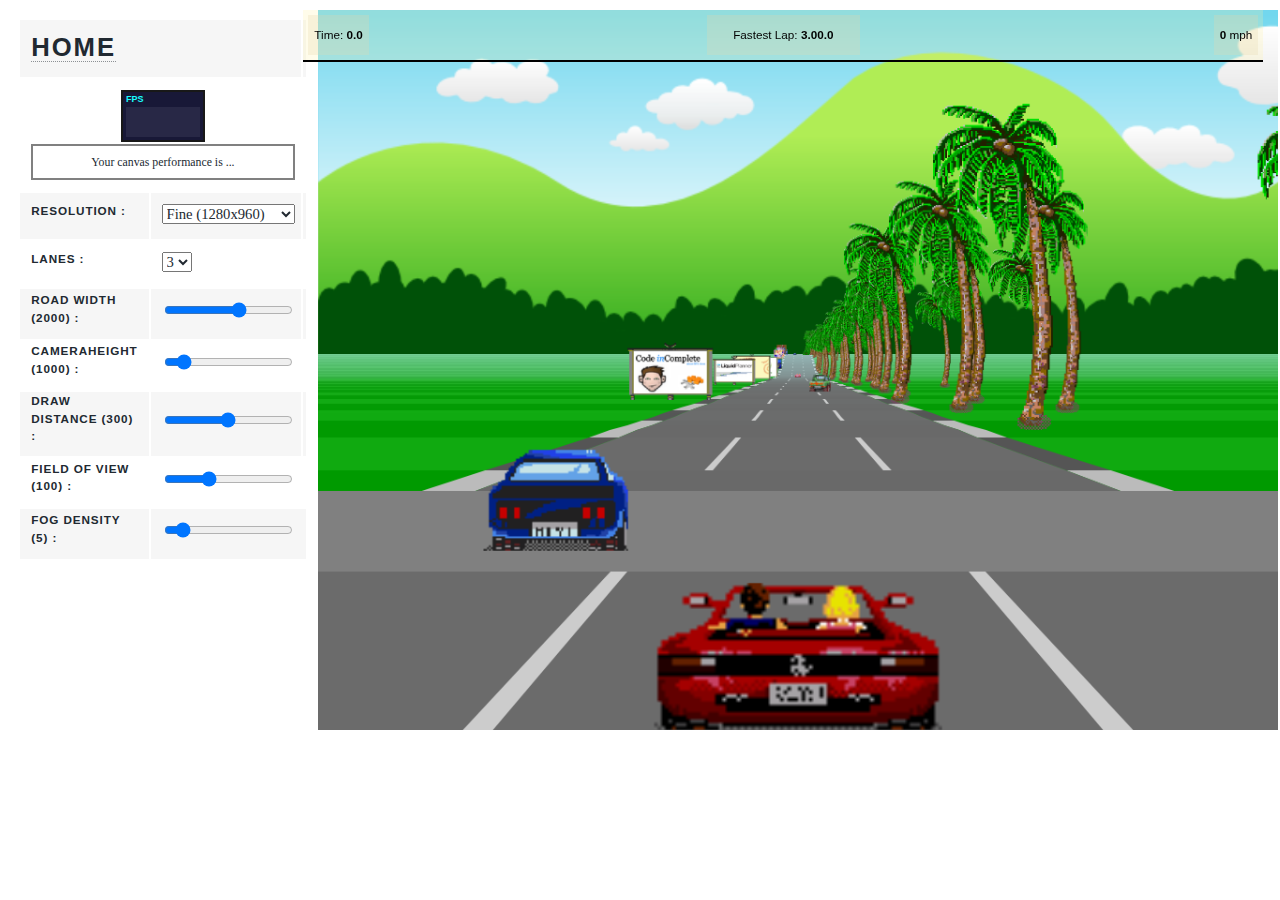
<file: game/v4.final.html>
<!DOCTYPE html> 

<html>
<head>
  <title>Javascript Racer - v4 (final)</title>
  <meta http-equiv="Content-Type" content="text/html; charset=utf-8"/>
  <link href="common.css" rel="stylesheet" type="text/css" />
</head> 
<body> 

  <table id="controls">
    <tr>
      <td colspan="2">
        <a href='../index.html'>Home</a></td>
    </tr>
    <tr><td id="fps" colspan="2" align="center"></td></tr>
    <tr>
      <th><label for="resolution">Resolution :</label></th>
      <td>
        <select id="resolution" style="width:100%">
          <option selected value='fine'>Fine (1280x960)</option>
          <option value='high'>High (1024x768)</option>
          <option value='medium'>Medium (640x480)</option>
          <option value='low'>Low (480x360)</option>
        </select>
      </td>
    </tr>
    <tr>
      <th><label for="lanes">Lanes :</label></th>
      <td>
        <select id="lanes">
          <option>1</option>
          <option>2</option>
          <option selected>3</option>
          <option>4</option>
        </select>
      </td>
    </tr>
    <tr>
      <th><label for="roadWidth">Road Width (<span id="currentRoadWidth"></span>) :</label></th>
      <td><input id="roadWidth" type='range' min='500' max='3000' title="Integer (500-3000)"></td>
    </tr>
    <tr>
      <th><label for="cameraHeight">CameraHeight (<span id="currentCameraHeight"></span>) :</label></th>
      <td><input id="cameraHeight" type='range' min='500' max='5000' title="Integer (500-5000)"></td>
    </tr>
    <tr>
      <th><label for="drawDistance">Draw Distance (<span id="currentDrawDistance"></span>) :</label></th>
      <td><input id="drawDistance" type='range' min='100' max='500' title="Integer (100-500)"></td>
    </tr>
    <tr>
      <th><label for="fieldOfView">Field of View (<span id="currentFieldOfView"></span>) :</label></th>
      <td><input id="fieldOfView" type='range' min='80' max='140' title="Integer (80-140)"></td>
    </tr>
    <tr>
      <th><label for="fogDensity">Fog Density (<span id="currentFogDensity"></span>) :</label></th>
      <td><input id="fogDensity" type='range' min='0' max='50' title="Integer (0-50)"></td>
    </tr>
  </table>

  <div id="racer">
    <div id="hud">
      <span id="speed"            class="hud"><span id="speed_value" class="value">0</span> mph</span>
      <span id="current_lap_time" class="hud">Time: <span id="current_lap_time_value" class="value">0.0</span></span> 
      <span id="last_lap_time"    class="hud">Last Lap: <span id="last_lap_time_value" class="value">0.0</span></span>
      <span id="fast_lap_time"    class="hud">Fastest Lap: <span id="fast_lap_time_value" class="value">0.0</span></span>
    </div>
    <canvas id="canvas">
      Sorry, this example cannot be run because your browser does not support the &lt;canvas&gt; element
    </canvas>
    Loading...
  </div>

  <script src="stats.js"></script>
  <script src="common.js"></script>
  <script>

    var fps            = 60;                      // how many 'update' frames per second
    var step           = 1/fps;                   // how long is each frame (in seconds)
    var width          = 1024;                    // logical canvas width
    var height         = 768;                     // logical canvas height
    var centrifugal    = 0.3;                     // centrifugal force multiplier when going around curves
    var offRoadDecel   = 0.99;                    // speed multiplier when off road (e.g. you lose 2% speed each update frame)
    var skySpeed       = 0.001;                   // background sky layer scroll speed when going around curve (or up hill)
    var hillSpeed      = 0.002;                   // background hill layer scroll speed when going around curve (or up hill)
    var treeSpeed      = 0.003;                   // background tree layer scroll speed when going around curve (or up hill)
    var skyOffset      = 0;                       // current sky scroll offset
    var hillOffset     = 0;                       // current hill scroll offset
    var treeOffset     = 0;                       // current tree scroll offset
    var segments       = [];                      // array of road segments
    var cars           = [];                      // array of cars on the road
    var stats          = Game.stats('fps');       // mr.doobs FPS counter
    var canvas         = Dom.get('canvas');       // our canvas...
    var ctx            = canvas.getContext('2d'); // ...and its drawing context
    var background     = null;                    // our background image (loaded below)
    var sprites        = null;                    // our spritesheet (loaded below)
    var resolution     = null;                    // scaling factor to provide resolution independence (computed)
    var roadWidth      = 2000;                    // actually half the roads width, easier math if the road spans from -roadWidth to +roadWidth
    var segmentLength  = 500;                     // length of a single segment
    var rumbleLength   = 3;                       // number of segments per red/white rumble strip
    var trackLength    = null;                    // z length of entire track (computed)
    var lanes          = 3;                       // number of lanes
    var fieldOfView    = 100;                     // angle (degrees) for field of view
    var cameraHeight   = 1000;                    // z height of camera
    var cameraDepth    = null;                    // z distance camera is from screen (computed)
    var drawDistance   = 300;                     // number of segments to draw
    var playerX        = 0;                       // player x offset from center of road (-1 to 1 to stay independent of roadWidth)
    var playerZ        = null;                    // player relative z distance from camera (computed)
    var fogDensity     = 5;                       // exponential fog density
    var position       = 0;                       // current camera Z position (add playerZ to get player's absolute Z position)
    var speed          = 0;                       // current speed
    var maxSpeed       = segmentLength/step;      // top speed (ensure we can't move more than 1 segment in a single frame to make collision detection easier)
    var accel          =  maxSpeed/5;             // acceleration rate - tuned until it 'felt' right
    var breaking       = -maxSpeed;               // deceleration rate when braking
    var decel          = -maxSpeed/5;             // 'natural' deceleration rate when neither accelerating, nor braking
    var offRoadDecel   = -maxSpeed/0.2;             // off road deceleration is somewhere in between
    var offRoadLimit   =  maxSpeed/0.5;             // limit when off road deceleration no longer applies (e.g. you can always go at least this speed even when off road)
    var totalCars      = 200;                     // total number of cars on the road
    var currentLapTime = 0;                       // current lap time
    var lastLapTime    = null;                    // last lap time

    var keyLeft        = false;
    var keyRight       = false;
    var keyFaster      = false;
    var keySlower      = false;

    var hud = {
      speed:            { value: null, dom: Dom.get('speed_value')            },
      current_lap_time: { value: null, dom: Dom.get('current_lap_time_value') },
      last_lap_time:    { value: null, dom: Dom.get('last_lap_time_value')    },
      fast_lap_time:    { value: null, dom: Dom.get('fast_lap_time_value')    }
    }

    //=========================================================================
    // UPDATE THE GAME WORLD
    //=========================================================================

    function update(dt) {

      var n, car, carW, sprite, spriteW;
      var playerSegment = findSegment(position+playerZ);
      var playerW       = SPRITES.PLAYER_STRAIGHT.w * SPRITES.SCALE;
      var speedPercent  = speed/maxSpeed;
      var dx            = dt * 2 * speedPercent; // at top speed, should be able to cross from left to right (-1 to 1) in 1 second
      var startPosition = position;

      updateCars(dt, playerSegment, playerW);

      position = Util.increase(position, dt * speed, trackLength);

      if (keyLeft)
        playerX = playerX - dx;
      else if (keyRight)
        playerX = playerX + dx;

      playerX = playerX - (dx * speedPercent * playerSegment.curve * centrifugal);

      if (keyFaster)
        speed = Util.accelerate(speed, accel, dt);
      else if (keySlower)
        speed = Util.accelerate(speed, breaking, dt);
      else
        speed = Util.accelerate(speed, decel, dt);


      if ((playerX < -1) || (playerX > 1)) {

        if (speed > offRoadLimit)
          speed = Util.accelerate(speed, offRoadDecel, dt);

        for(n = 0 ; n < playerSegment.sprites.length ; n++) {
          sprite  = playerSegment.sprites[n];
          spriteW = sprite.source.w * SPRITES.SCALE;
          if (Util.overlap(playerX, playerW, sprite.offset + spriteW/2 * (sprite.offset > 0 ? 1 : -1), spriteW)) {
            speed = maxSpeed/5;
            position = Util.increase(playerSegment.p1.world.z, -playerZ, trackLength); // stop in front of sprite (at front of segment)
            break;
          }
        }
      }

      for(n = 0 ; n < playerSegment.cars.length ; n++) {
        car  = playerSegment.cars[n];
        carW = car.sprite.w * SPRITES.SCALE;
        if (speed > car.speed) {
          if (Util.overlap(playerX, playerW, car.offset, carW, 0.8)) {
            speed    = car.speed * (car.speed/speed);
            position = Util.increase(car.z, -playerZ, trackLength);
            break;
          }
        }
      }

      playerX = Util.limit(playerX, -3, 3);     // dont ever let it go too far out of bounds
      speed   = Util.limit(speed, 0, maxSpeed); // or exceed maxSpeed

      skyOffset  = Util.increase(skyOffset,  skySpeed  * playerSegment.curve * (position-startPosition)/segmentLength, 1);
      hillOffset = Util.increase(hillOffset, hillSpeed * playerSegment.curve * (position-startPosition)/segmentLength, 1);
      treeOffset = Util.increase(treeOffset, treeSpeed * playerSegment.curve * (position-startPosition)/segmentLength, 1);

      if (position > playerZ) {
        if (currentLapTime && (startPosition < playerZ)) {
          lastLapTime    = currentLapTime;
          currentLapTime = 0;
          if (lastLapTime <= Util.toFloat(Dom.storage.fast_lap_time)) {
            Dom.storage.fast_lap_time = lastLapTime;
            updateHud('fast_lap_time', formatTime(lastLapTime));
            Dom.addClassName('fast_lap_time', 'fastest');
            Dom.addClassName('last_lap_time', 'fastest');
          }
          else {
            Dom.removeClassName('fast_lap_time', 'fastest');
            Dom.removeClassName('last_lap_time', 'fastest');
          }
          updateHud('last_lap_time', formatTime(lastLapTime));
          Dom.show('last_lap_time');
        }
        else {
          currentLapTime += dt;
        }
      }

      updateHud('speed',            5 * Math.round(speed/500));
      updateHud('current_lap_time', formatTime(currentLapTime));
    }

    //-------------------------------------------------------------------------

    function updateCars(dt, playerSegment, playerW) {
      var n, car, oldSegment, newSegment;
      for(n = 0 ; n < cars.length ; n++) {
        car         = cars[n];
        oldSegment  = findSegment(car.z);
        car.offset  = car.offset + updateCarOffset(car, oldSegment, playerSegment, playerW);
        car.z       = Util.increase(car.z, dt * car.speed, trackLength);
        car.percent = Util.percentRemaining(car.z, segmentLength); // useful for interpolation during rendering phase
        newSegment  = findSegment(car.z);
        if (oldSegment != newSegment) {
          index = oldSegment.cars.indexOf(car);
          oldSegment.cars.splice(index, 1);
          newSegment.cars.push(car);
        }
      }
    }

    function updateCarOffset(car, carSegment, playerSegment, playerW) {

      var i, j, dir, segment, otherCar, otherCarW, lookahead = 20, carW = car.sprite.w * SPRITES.SCALE;

      // optimization, dont bother steering around other cars when 'out of sight' of the player
      if ((carSegment.index - playerSegment.index) > drawDistance)
        return 0;

      for(i = 1 ; i < lookahead ; i++) {
        segment = segments[(carSegment.index+i)%segments.length];

        if ((segment === playerSegment) && (car.speed > speed) && (Util.overlap(playerX, playerW, car.offset, carW, 1.2))) {
          if (playerX > 0.5)
            dir = -1;
          else if (playerX < -0.5)
            dir = 1;
          else
            dir = (car.offset > playerX) ? 1 : -1;
          return dir * 1/i * (car.speed-speed)/maxSpeed; // the closer the cars (smaller i) and the greated the speed ratio, the larger the offset
        }

        for(j = 0 ; j < segment.cars.length ; j++) {
          otherCar  = segment.cars[j];
          otherCarW = otherCar.sprite.w * SPRITES.SCALE;
          if ((car.speed > otherCar.speed) && Util.overlap(car.offset, carW, otherCar.offset, otherCarW, 1.2)) {
            if (otherCar.offset > 0.5)
              dir = -1;
            else if (otherCar.offset < -0.5)
              dir = 1;
            else
              dir = (car.offset > otherCar.offset) ? 1 : -1;
            return dir * 1/i * (car.speed-otherCar.speed)/maxSpeed;
          }
        }
      }

      // if no cars ahead, but I have somehow ended up off road, then steer back on
      if (car.offset < -0.9)
        return 0.1;
      else if (car.offset > 0.9)
        return -0.1;
      else
        return 0;
    }

    //-------------------------------------------------------------------------

    function updateHud(key, value) { // accessing DOM can be slow, so only do it if value has changed
      if (hud[key].value !== value) {
        hud[key].value = value;
        Dom.set(hud[key].dom, value);
      }
    }

    function formatTime(dt) {
      var minutes = Math.floor(dt/60);
      var seconds = Math.floor(dt - (minutes * 60));
      var tenths  = Math.floor(10 * (dt - Math.floor(dt)));
      if (minutes > 0)
        return minutes + "." + (seconds < 10 ? "0" : "") + seconds + "." + tenths;
      else
        return seconds + "." + tenths;
    }

    //=========================================================================
    // RENDER THE GAME WORLD
    //=========================================================================

    function render() {

      var baseSegment   = findSegment(position);
      var basePercent   = Util.percentRemaining(position, segmentLength);
      var playerSegment = findSegment(position+playerZ);
      var playerPercent = Util.percentRemaining(position+playerZ, segmentLength);
      var playerY       = Util.interpolate(playerSegment.p1.world.y, playerSegment.p2.world.y, playerPercent);
      var maxy          = height;

      var x  = 0;
      var dx = - (baseSegment.curve * basePercent);

      ctx.clearRect(0, 0, width, height);

      Render.background(ctx, background, width, height, BACKGROUND.SKY,   skyOffset,  resolution * skySpeed  * playerY);
      Render.background(ctx, background, width, height, BACKGROUND.HILLS, hillOffset, resolution * hillSpeed * playerY);
      Render.background(ctx, background, width, height, BACKGROUND.TREES, treeOffset, resolution * treeSpeed * playerY);

      var n, i, segment, car, sprite, spriteScale, spriteX, spriteY;

      for(n = 0 ; n < drawDistance ; n++) {

        segment        = segments[(baseSegment.index + n) % segments.length];
        segment.looped = segment.index < baseSegment.index;
        segment.fog    = Util.exponentialFog(n/drawDistance, fogDensity);
        segment.clip   = maxy;

        Util.project(segment.p1, (playerX * roadWidth) - x,      playerY + cameraHeight, position - (segment.looped ? trackLength : 0), cameraDepth, width, height, roadWidth);
        Util.project(segment.p2, (playerX * roadWidth) - x - dx, playerY + cameraHeight, position - (segment.looped ? trackLength : 0), cameraDepth, width, height, roadWidth);

        x  = x + dx;
        dx = dx + segment.curve;

        if ((segment.p1.camera.z <= cameraDepth)         || // behind us
            (segment.p2.screen.y >= segment.p1.screen.y) || // back face cull
            (segment.p2.screen.y >= maxy))                  // clip by (already rendered) hill
          continue;

        Render.segment(ctx, width, lanes,
                       segment.p1.screen.x,
                       segment.p1.screen.y,
                       segment.p1.screen.w,
                       segment.p2.screen.x,
                       segment.p2.screen.y,
                       segment.p2.screen.w,
                       segment.fog,
                       segment.color);

        maxy = segment.p1.screen.y;
      }

      for(n = (drawDistance-1) ; n > 0 ; n--) {
        segment = segments[(baseSegment.index + n) % segments.length];

        for(i = 0 ; i < segment.cars.length ; i++) {
          car         = segment.cars[i];
          sprite      = car.sprite;
          spriteScale = Util.interpolate(segment.p1.screen.scale, segment.p2.screen.scale, car.percent);
          spriteX     = Util.interpolate(segment.p1.screen.x,     segment.p2.screen.x,     car.percent) + (spriteScale * car.offset * roadWidth * width/2);
          spriteY     = Util.interpolate(segment.p1.screen.y,     segment.p2.screen.y,     car.percent);
          Render.sprite(ctx, width, height, resolution, roadWidth, sprites, car.sprite, spriteScale, spriteX, spriteY, -0.5, -1, segment.clip);
        }

        for(i = 0 ; i < segment.sprites.length ; i++) {
          sprite      = segment.sprites[i];
          spriteScale = segment.p1.screen.scale;
          spriteX     = segment.p1.screen.x + (spriteScale * sprite.offset * roadWidth * width/2);
          spriteY     = segment.p1.screen.y;
          Render.sprite(ctx, width, height, resolution, roadWidth, sprites, sprite.source, spriteScale, spriteX, spriteY, (sprite.offset < 0 ? -1 : 0), -1, segment.clip);
        }

        if (segment == playerSegment) {
          Render.player(ctx, width, height, resolution, roadWidth, sprites, speed/maxSpeed,
                        cameraDepth/playerZ,
                        width/2,
                        (height/2) - (cameraDepth/playerZ * Util.interpolate(playerSegment.p1.camera.y, playerSegment.p2.camera.y, playerPercent) * height/2),
                        speed * (keyLeft ? -1 : keyRight ? 1 : 0),
                        playerSegment.p2.world.y - playerSegment.p1.world.y);
        }
      }
    }

    function findSegment(z) {
      return segments[Math.floor(z/segmentLength) % segments.length]; 
    }

    //=========================================================================
    // BUILD ROAD GEOMETRY
    //=========================================================================

    function lastY() { return (segments.length == 0) ? 0 : segments[segments.length-1].p2.world.y; }

    function addSegment(curve, y) {
      var n = segments.length;
      segments.push({
          index: n,
             p1: { world: { y: lastY(), z:  n   *segmentLength }, camera: {}, screen: {} },
             p2: { world: { y: y,       z: (n+1)*segmentLength }, camera: {}, screen: {} },
          curve: curve,
        sprites: [],
           cars: [],
          color: Math.floor(n/rumbleLength)%2 ? COLORS.DARK : COLORS.LIGHT
      });
    }

    function addSprite(n, sprite, offset) {
      segments[n].sprites.push({ source: sprite, offset: offset });
    }

    function addRoad(enter, hold, leave, curve, y) {
      var startY   = lastY();
      var endY     = startY + (Util.toInt(y, 0) * segmentLength);
      var n, total = enter + hold + leave;
      for(n = 0 ; n < enter ; n++)
        addSegment(Util.easeIn(0, curve, n/enter), Util.easeInOut(startY, endY, n/total));
      for(n = 0 ; n < hold  ; n++)
        addSegment(curve, Util.easeInOut(startY, endY, (enter+n)/total));
      for(n = 0 ; n < leave ; n++)
        addSegment(Util.easeInOut(curve, 0, n/leave), Util.easeInOut(startY, endY, (enter+hold+n)/total));
    }

    var ROAD = {
      LENGTH: { NONE: 0, SHORT:  25, MEDIUM:   50, LONG:  100 },
      HILL:   { NONE: 0, LOW:    20, MEDIUM:   40, HIGH:   60 },
      CURVE:  { NONE: 0, EASY:    2, MEDIUM:    4, HARD:    6 }
    };

    function addStraight(num) {
      num = num || ROAD.LENGTH.MEDIUM;
      addRoad(num, num, num, 0, 0);
    }

    function addHill(num, height) {
      num    = num    || ROAD.LENGTH.MEDIUM;
      height = height || ROAD.HILL.MEDIUM;
      addRoad(num, num, num, 0, height);
    }

    function addCurve(num, curve, height) {
      num    = num    || ROAD.LENGTH.MEDIUM;
      curve  = curve  || ROAD.CURVE.MEDIUM;
      height = height || ROAD.HILL.NONE;
      addRoad(num, num, num, curve, height);
    }
        
    function addLowRollingHills(num, height) {
      num    = num    || ROAD.LENGTH.SHORT;
      height = height || ROAD.HILL.LOW;
      addRoad(num, num, num,  0,                height/2);
      addRoad(num, num, num,  0,               -height);
      addRoad(num, num, num,  ROAD.CURVE.EASY,  height);
      addRoad(num, num, num,  0,                0);
      addRoad(num, num, num, -ROAD.CURVE.EASY,  height/2);
      addRoad(num, num, num,  0,                0);
    }

    function addSCurves() {
      addRoad(ROAD.LENGTH.MEDIUM, ROAD.LENGTH.MEDIUM, ROAD.LENGTH.MEDIUM,  -ROAD.CURVE.EASY,    ROAD.HILL.NONE);
      addRoad(ROAD.LENGTH.MEDIUM, ROAD.LENGTH.MEDIUM, ROAD.LENGTH.MEDIUM,   ROAD.CURVE.MEDIUM,  ROAD.HILL.MEDIUM);
      addRoad(ROAD.LENGTH.MEDIUM, ROAD.LENGTH.MEDIUM, ROAD.LENGTH.MEDIUM,   ROAD.CURVE.EASY,   -ROAD.HILL.LOW);
      addRoad(ROAD.LENGTH.MEDIUM, ROAD.LENGTH.MEDIUM, ROAD.LENGTH.MEDIUM,  -ROAD.CURVE.EASY,    ROAD.HILL.MEDIUM);
      addRoad(ROAD.LENGTH.MEDIUM, ROAD.LENGTH.MEDIUM, ROAD.LENGTH.MEDIUM,  -ROAD.CURVE.MEDIUM, -ROAD.HILL.MEDIUM);
    }

    function addBumps() {
      addRoad(10, 10, 10, 0,  5);
      addRoad(10, 10, 10, 0, -2);
      addRoad(10, 10, 10, 0, -5);
      addRoad(10, 10, 10, 0,  8);
      addRoad(10, 10, 10, 0,  5);
      addRoad(10, 10, 10, 0, -7);
      addRoad(10, 10, 10, 0,  5);
      addRoad(10, 10, 10, 0, -2);
    }

    function addDownhillToEnd(num) {
      num = num || 200;
      addRoad(num, num, num, -ROAD.CURVE.EASY, -lastY()/segmentLength);
    }

    function resetRoad() {
      segments = [];

      addStraight(ROAD.LENGTH.SHORT);
      addLowRollingHills();
      addSCurves();
      addCurve(ROAD.LENGTH.MEDIUM, ROAD.CURVE.MEDIUM, ROAD.HILL.LOW);
      addBumps();
      addLowRollingHills();
      addCurve(ROAD.LENGTH.LONG*2, ROAD.CURVE.MEDIUM, ROAD.HILL.MEDIUM);
      addStraight();
      addHill(ROAD.LENGTH.MEDIUM, ROAD.HILL.HIGH);
      addSCurves();
      addCurve(ROAD.LENGTH.LONG, -ROAD.CURVE.MEDIUM, ROAD.HILL.NONE);
      addHill(ROAD.LENGTH.LONG, ROAD.HILL.HIGH);
      addCurve(ROAD.LENGTH.LONG, ROAD.CURVE.MEDIUM, -ROAD.HILL.LOW);
      addBumps();
      addHill(ROAD.LENGTH.LONG, -ROAD.HILL.MEDIUM);
      addStraight();
      addSCurves();
      addDownhillToEnd();

      resetSprites();
      resetCars();

      segments[findSegment(playerZ).index + 2].color = COLORS.START;
      segments[findSegment(playerZ).index + 3].color = COLORS.START;
      for(var n = 0 ; n < rumbleLength ; n++)
        segments[segments.length-1-n].color = COLORS.FINISH;

      trackLength = segments.length * segmentLength;
    }

    function resetSprites() {
      var n, i;

      addSprite(20,  SPRITES.BILLBOARD07, -1);
      addSprite(40,  SPRITES.BILLBOARD06, -1);
      addSprite(60,  SPRITES.BILLBOARD08, -1);
      addSprite(80,  SPRITES.BILLBOARD09, -1);
      addSprite(100, SPRITES.BILLBOARD01, -1);
      addSprite(120, SPRITES.BILLBOARD02, -1);
      addSprite(140, SPRITES.BILLBOARD03, -1);
      addSprite(160, SPRITES.BILLBOARD04, -1);
      addSprite(180, SPRITES.BILLBOARD05, -1);

      addSprite(240,                  SPRITES.BILLBOARD07, -1.2);
      addSprite(240,                  SPRITES.BILLBOARD06,  1.2);
      addSprite(segments.length - 25, SPRITES.BILLBOARD07, -1.2);
      addSprite(segments.length - 25, SPRITES.BILLBOARD06,  1.2);

      for(n = 10 ; n < 200 ; n += 4 + Math.floor(n/100)) {
        addSprite(n, SPRITES.PALM_TREE, 0.5 + Math.random()*0.5);
        addSprite(n, SPRITES.PALM_TREE,   1 + Math.random()*2);
      }

      for(n = 250 ; n < 1000 ; n += 5) {
        addSprite(n,     SPRITES.COLUMN, 1.1);
        addSprite(n + Util.randomInt(0,5), SPRITES.TREE1, -1 - (Math.random() * 2));
        addSprite(n + Util.randomInt(0,5), SPRITES.TREE2, -1 - (Math.random() * 2));
      }

      for(n = 200 ; n < segments.length ; n += 3) {
        addSprite(n, Util.randomChoice(SPRITES.PLANTS), Util.randomChoice([1,-1]) * (2 + Math.random() * 5));
      }

      var side, sprite, offset;
      for(n = 1000 ; n < (segments.length-50) ; n += 100) {
        side      = Util.randomChoice([1, -1]);
        addSprite(n + Util.randomInt(0, 50), Util.randomChoice(SPRITES.BILLBOARDS), -side);
        for(i = 0 ; i < 20 ; i++) {
          sprite = Util.randomChoice(SPRITES.PLANTS);
          offset = side * (1.5 + Math.random());
          addSprite(n + Util.randomInt(0, 50), sprite, offset);
        }
          
      }

    }

    function resetCars() {
      cars = [];
      var n, car, segment, offset, z, sprite, speed;
      for (var n = 0 ; n < totalCars ; n++) {
        offset = Math.random() * Util.randomChoice([-0.8, 0.8]);
        z      = Math.floor(Math.random() * segments.length) * segmentLength;
        sprite = Util.randomChoice(SPRITES.CARS);
        speed  = maxSpeed/4 + Math.random() * maxSpeed/(sprite == SPRITES.SEMI ? 4 : 2);
        car = { offset: offset, z: z, sprite: sprite, speed: speed };
        segment = findSegment(car.z);
        segment.cars.push(car);
        cars.push(car);
      }
    }

    //=========================================================================
    // THE GAME LOOP
    //=========================================================================

    Game.run({
      canvas: canvas, render: render, update: update, stats: stats, step: step,
      images: ["background", "sprites"],
      keys: [
        { keys: [KEY.LEFT,  KEY.A], mode: 'down', action: function() { keyLeft   = true;  } },
        { keys: [KEY.RIGHT, KEY.D], mode: 'down', action: function() { keyRight  = true;  } },
        { keys: [KEY.UP,    KEY.W], mode: 'down', action: function() { keyFaster = true;  } },
        { keys: [KEY.DOWN,  KEY.S], mode: 'down', action: function() { keySlower = true;  } },
        { keys: [KEY.LEFT,  KEY.A], mode: 'up',   action: function() { keyLeft   = false; } },
        { keys: [KEY.RIGHT, KEY.D], mode: 'up',   action: function() { keyRight  = false; } },
        { keys: [KEY.UP,    KEY.W], mode: 'up',   action: function() { keyFaster = false; } },
        { keys: [KEY.DOWN,  KEY.S], mode: 'up',   action: function() { keySlower = false; } }
      ],
      ready: function(images) {
        background = images[0];
        sprites    = images[1];
        reset();
        Dom.storage.fast_lap_time = Dom.storage.fast_lap_time || 180;
        updateHud('fast_lap_time', formatTime(Util.toFloat(Dom.storage.fast_lap_time)));
      }
    });

    function reset(options) {
      options       = options || {};
      canvas.width  = width  = Util.toInt(options.width,          width);
      canvas.height = height = Util.toInt(options.height,         height);
      lanes                  = Util.toInt(options.lanes,          lanes);
      roadWidth              = Util.toInt(options.roadWidth,      roadWidth);
      cameraHeight           = Util.toInt(options.cameraHeight,   cameraHeight);
      drawDistance           = Util.toInt(options.drawDistance,   drawDistance);
      fogDensity             = Util.toInt(options.fogDensity,     fogDensity);
      fieldOfView            = Util.toInt(options.fieldOfView,    fieldOfView);
      segmentLength          = Util.toInt(options.segmentLength,  segmentLength);
      rumbleLength           = Util.toInt(options.rumbleLength,   rumbleLength);
      cameraDepth            = 1 / Math.tan((fieldOfView/2) * Math.PI/180);
      playerZ                = (cameraHeight * cameraDepth);
      resolution             = height/480;
      refreshTweakUI();

      if ((segments.length==0) || (options.segmentLength) || (options.rumbleLength))
        resetRoad(); // only rebuild road when necessary
    }

    //=========================================================================
    // TWEAK UI HANDLERS
    //=========================================================================

    Dom.on('resolution', 'change', function(ev) {
      var w, h, ratio;
      switch(ev.target.options[ev.target.selectedIndex].value) {
        case 'fine':   w = 1280; h = 960;  ratio=w/width; break;
        case 'high':   w = 1024; h = 768;  ratio=w/width; break;
        case 'medium': w = 640;  h = 480;  ratio=w/width; break;
        case 'low':    w = 480;  h = 360;  ratio=w/width; break;
      }
      reset({ width: w, height: h })
      Dom.blur(ev);
    });

    Dom.on('lanes',          'change', function(ev) { Dom.blur(ev); reset({ lanes:         ev.target.options[ev.target.selectedIndex].value }); });
    Dom.on('roadWidth',      'change', function(ev) { Dom.blur(ev); reset({ roadWidth:     Util.limit(Util.toInt(ev.target.value), Util.toInt(ev.target.getAttribute('min')), Util.toInt(ev.target.getAttribute('max'))) }); });
    Dom.on('cameraHeight',   'change', function(ev) { Dom.blur(ev); reset({ cameraHeight:  Util.limit(Util.toInt(ev.target.value), Util.toInt(ev.target.getAttribute('min')), Util.toInt(ev.target.getAttribute('max'))) }); });
    Dom.on('drawDistance',   'change', function(ev) { Dom.blur(ev); reset({ drawDistance:  Util.limit(Util.toInt(ev.target.value), Util.toInt(ev.target.getAttribute('min')), Util.toInt(ev.target.getAttribute('max'))) }); });
    Dom.on('fieldOfView',    'change', function(ev) { Dom.blur(ev); reset({ fieldOfView:   Util.limit(Util.toInt(ev.target.value), Util.toInt(ev.target.getAttribute('min')), Util.toInt(ev.target.getAttribute('max'))) }); });
    Dom.on('fogDensity',     'change', function(ev) { Dom.blur(ev); reset({ fogDensity:    Util.limit(Util.toInt(ev.target.value), Util.toInt(ev.target.getAttribute('min')), Util.toInt(ev.target.getAttribute('max'))) }); });
    

    function refreshTweakUI() {
      Dom.get('lanes').selectedIndex = lanes-1;
      Dom.get('currentRoadWidth').innerHTML      = Dom.get('roadWidth').value      = roadWidth;
      Dom.get('currentCameraHeight').innerHTML   = Dom.get('cameraHeight').value   = cameraHeight;
      Dom.get('currentDrawDistance').innerHTML   = Dom.get('drawDistance').value   = drawDistance;
      Dom.get('currentFieldOfView').innerHTML    = Dom.get('fieldOfView').value    = fieldOfView;
      Dom.get('currentFogDensity').innerHTML     = Dom.get('fogDensity').value     = fogDensity;
    }

    //=========================================================================

  </script>

</body> 
</html>
</file>
<file: game/common.css>
/****************************************/
/* common styles used for v1 through v4 */
/****************************************/

body          { font-family: "Merriweather", Georgia, serif; }
#stats        { border: 2px solid black; }
#controls     { width: 28em; float: left; padding: 1em; font-size: 0.7em; }
#controls th  { text-align: left; vertical-align: middle; }
#instructions { clear: left; float: left; width: 17em; padding: 1em; border: 0px solid black; box-shadow: 0 0 5px rgb(255, 255, 255); }
#racer        { position: relative; z-index: 0; width: 640px; height: 480px; margin-left: 20em; border: 2px solid rgb(255, 255, 255); }
#canvas       { position: absolute; z-index: 0; width: 960px; height: 720px; z-index: 0; background-color: #72D7EE; }


/**************************************************/
/* rudimentary heads up display (only used in v4) */
/**************************************************/

#hud                   { position: absolute; z-index: 1; width: 960px; padding: 5px 0; font-family:sans-serif; font-size: 0.8em; background-color: rgba(255, 241, 164, 0.226); color: black; border-bottom: 2px solid black; box-sizing: border-box; -moz-box-sizing: border-box; -webkit-box-sizing: border-box; }
#hud .hud              { background-color: rgba(230, 217, 175, 0.274); padding: 5px; border: 1px solid rgba(0, 0, 0, 0); margin: 0 5px; transition-property: background-color; transition-duration: 2s; -webkit-transition-property: background-color; -webkit-transition-duration: 2s; }
#hud #speed            { float: right; }
#hud #current_lap_time { float: left;  }
#hud #last_lap_time    { float: left; display: none;  }
#hud #fast_lap_time    { display: block; width: 12em;  margin: 0 auto; text-align: center; transition-property: background-color; transition-duration: 2s; -webkit-transition-property: background-color; -webkit-transition-duration: 2s; }
#hud .value            { color: rgb(0, 0, 0); font-weight: bold; }
#hud .fastest          { background-color: hsla(51, 100%, 50%, 0.699); }

/* Table */
.sexymashup{
background-color: hex(#b1e6e6
);    
}

.table-wrapper {
    -webkit-overflow-scrolling: touch;
    overflow-x: auto;
}

table {
    margin: 0 0 2rem 0;
    width: 100%;
}

    table tbody tr {
        border: solid 1px;
        border-left: 0;
        border-right: 0;
    }

    table td {
        padding: 0.75rem 0.75rem;
    }

    table th {
        font-family: "Source Sans Pro", Helvetica, sans-serif;
        font-size: 0.8rem;
        font-weight: 900;
        letter-spacing: 0.075em;
        line-height: 1.5;
        padding: 0 0.75rem 0.75rem 0.75rem;
        text-align: left;
        text-transform: uppercase;
    }

        @media screen and (max-width: 980px) {

            table th {
                font-size: 0.9rem;
            }

        }

    table thead {
        border-bottom: solid 2px;
    }

    table tfoot {
        border-top: solid 2px;
    }

    table.alt {
        border-collapse: separate;
    }

        table.alt tbody tr td {
            border: solid 1px;
            border-left-width: 0;
            border-top-width: 0;
        }

            table.alt tbody tr td:first-child {
                border-left-width: 1px;
            }

        table.alt tbody tr:first-child td {
            border-top-width: 1px;
        }

        table.alt thead {
            border-bottom: 0;
        }

        table.alt tfoot {
            border-top: 0;
        }

table tbody tr {
    border-color: #eeeeee;
}

    table tbody tr:nth-child(2n + 1) {
        background-color: rgba(220, 220, 220, 0.25);
    }

table th {
    color: #212931;
}

table thead {
    border-bottom-color: #eeeeee;
}

table tfoot {
    border-top-color: #eeeeee;
}

table.alt tbody tr td {
    border-color: #eeeeee;
}


/* Type */

html {
    font-size: 16pt;
}
 
    @media screen and (max-width: 1680px) {

        html {
            font-size: 12pt;
        }

    }

    @media screen and (max-width: 1280px) {

        html {
            font-size: 11pt;
        }

    }

    @media screen and (max-width: 360px) {

        html {
            font-size: 10pt;
        }

    }

body {
    color: #212931;
}

body, input, select, textarea {
    font-family: "Merriweather", Georgia, serif;
    font-weight: 300;
    font-size: 1rem;
    line-height: 2.375;
}

a {
    -moz-transition: color 0.2s ease-in-out, background-color 0.2s ease-in-out, border-color 0.2s ease-in-out, box-shadow 0.2s ease-in-out;
    -webkit-transition: color 0.2s ease-in-out, background-color 0.2s ease-in-out, border-color 0.2s ease-in-out, box-shadow 0.2s ease-in-out;
    -ms-transition: color 0.2s ease-in-out, background-color 0.2s ease-in-out, border-color 0.2s ease-in-out, box-shadow 0.2s ease-in-out;
    transition: color 0.2s ease-in-out, background-color 0.2s ease-in-out, border-color 0.2s ease-in-out, box-shadow 0.2s ease-in-out;
    border-bottom: dotted 1px;
    text-decoration: none;
}

    a:hover {
        border-bottom-color: transparent;
    }

strong, b {
    font-weight: 600;
}

em, i {
    font-style: italic;
}

p {
    text-align: justify;
    margin: 0 0 2rem 0;
}

h1, h2, h3, h4, h5, h6, a {
    font-family: "Source Sans Pro", Helvetica, sans-serif;
    font-weight: 900;
    line-height: 1.5;
    letter-spacing: 0.075em;
    text-transform: uppercase;
    margin: 0 0 1rem 0;
}

    h1 a, h2 a, h3 a, h4 a, h5 a, h6 a {
        border-bottom: 0;
        color: inherit;
        text-decoration: none;
    }

a {
    font-size: 1.75rem;
    line-height: 1.3;
    margin: 0 0 1.5rem 0;
}    

h1 {
    font-size: 4rem;
    line-height: 1.1;
    margin: 0 0 2rem 0;
}

h2 {
    font-size: 1.75rem;
    line-height: 1.3;
    margin: 0 0 1.5rem 0;
}

h3 {
    font-size: 1.25rem;
    margin: 0 0 1.5rem 0;
}

h4 {
    font-size: 1rem;
}

h5 {
    font-size: 0.9rem;
}

h6 {
    font-size: 0.8rem;
}

sub {
    font-size: 0.8rem;
    position: relative;
    top: 0.5rem;
}

sup {
    font-size: 0.8rem;
    position: relative;
    top: -0.5rem;
}

blockquote {
    border-left: solid 4px;
    font-style: italic;
    margin: 0 0 2rem 0;
    padding: 0.5rem 0 0.5rem 2rem;
}

code {
    border: solid 2px;
    font-family: "Courier New", monospace;
    font-size: 0.9rem;
    margin: 0 0.25rem;
    padding: 0.25rem 0.65rem;
}

pre {
    -webkit-overflow-scrolling: touch;
    font-family: "Courier New", monospace;
    font-size: 0.9rem;
    margin: 0 0 2rem 0;
}

    pre code {
        display: block;
        line-height: 1.75;
        padding: 1rem 1.5rem;
        overflow-x: auto;
    }

hr {
    border: 0;
    border-bottom: solid 2px;
    margin: 3rem 0;
}

    hr.major {
        margin: 5rem 0;
    }

.align-left {
    text-align: left;
}

.align-center {
    text-align: center;
}

.align-right {
    text-align: right;
}

input, select, textarea {
    color: #212931;
}

a {
    color: #212931;
    border-bottom-color: rgba(33, 41, 49, 0.5);
}

    a:hover {
        border-bottom-color: transparent;
        color: #18bfef !important;
    }

strong, b {
    color: #212931;
}

h1, h2, h3, h4, h5, h6 {
    color: #212931;
}

blockquote {
    border-left-color: #eeeeee;
}

code {
    background: rgba(220, 220, 220, 0.25);
    border-color: #eeeeee;
}

hr {
    border-bottom-color: #eeeeee;
}
</file>
<file: assets/css/main.css>
@import url(fontawesome-all.min.css);
@import url("https://fonts.googleapis.com/css?family=Merriweather:300,700,300italic,700italic|Source+Sans+Pro:900");

/*
	Massively by HTML5 UP
	html5up.net | @ajlkn
	Free for personal and commercial use under the CCA 3.0 license (html5up.net/license)
*/

html, body, div, span, applet, object,
iframe, h1, h2, h3, h4, h5, h6, p, blockquote,
pre, a, abbr, acronym, address, big, cite,
code, del, dfn, em, img, ins, kbd, q, s, samp,
small, strike, strong, sub, sup, tt, var, b,
u, i, center, dl, dt, dd, ol, ul, li, fieldset,
form, label, legend, table, caption, tbody,
tfoot, thead, tr, th, td, article, aside,
canvas, details, embed, figure, figcaption,
footer, header, hgroup, menu, nav, output, ruby,
section, summary, time, mark, audio, video {
	margin: 0;
	padding: 0;
	border: 0;
	font-size: 100%;
	font: inherit;
	vertical-align: baseline;}

article, aside, details, figcaption, figure,
footer, header, hgroup, menu, nav, section {
	display: block;}

body {
	line-height: 1;
}

ol, ul {
	list-style: none;
}

blockquote, q {
	quotes: none;
}

	blockquote:before, blockquote:after, q:before, q:after {
		content: '';
		content: none;
	}

table {
	border-collapse: collapse;
	border-spacing: 0;
}

body {
	-webkit-text-size-adjust: none;
}

mark {
	background-color: transparent;
	color: inherit;
}

input::-moz-focus-inner {
	border: 0;
	padding: 0;
}

input, select, textarea {
	-moz-appearance: none;
	-webkit-appearance: none;
	-ms-appearance: none;
	appearance: none;
}

/* Basic */

	@-ms-viewport {
		width: device-width;
	}

	body {
		-ms-overflow-style: scrollbar;
	}

	@media screen and (max-width: 480px) {

		html, body {
			min-width: 320px;
		}

	}

	html {
		box-sizing: border-box;
	}

	*, *:before, *:after {
		box-sizing: inherit;
	}

	body {
		background-color: #1e252d;
	}

		body.is-preload *, body.is-preload *:before, body.is-preload *:after {
			-moz-animation: none !important;
			-webkit-animation: none !important;
			-ms-animation: none !important;
			animation: none !important;
			-moz-transition: none !important;
			-webkit-transition: none !important;
			-ms-transition: none !important;
			transition: none !important;
		}

/* Type */

	html {
		font-size: 16pt;
	}

		@media screen and (max-width: 1680px) {

			html {
				font-size: 12pt;
			}

		}

		@media screen and (max-width: 1280px) {

			html {
				font-size: 11pt;
			}

		}

		@media screen and (max-width: 360px) {

			html {
				font-size: 10pt;
			}

		}

	body {
		color: #212931;
	}

	body, input, select, textarea {
		font-family: "Merriweather", Georgia, serif;
		font-weight: 300;
		font-size: 1rem;
		line-height: 2.375;
	}

	a {
		-moz-transition: color 0.2s ease-in-out, background-color 0.2s ease-in-out, border-color 0.2s ease-in-out, box-shadow 0.2s ease-in-out;
		-webkit-transition: color 0.2s ease-in-out, background-color 0.2s ease-in-out, border-color 0.2s ease-in-out, box-shadow 0.2s ease-in-out;
		-ms-transition: color 0.2s ease-in-out, background-color 0.2s ease-in-out, border-color 0.2s ease-in-out, box-shadow 0.2s ease-in-out;
		transition: color 0.2s ease-in-out, background-color 0.2s ease-in-out, border-color 0.2s ease-in-out, box-shadow 0.2s ease-in-out;
		border-bottom: dotted 1px;
		text-decoration: none;
	}

		a:hover {
			border-bottom-color: transparent;
		}

	strong, b {
		font-weight: 600;
	}

	em, i {
		font-style: italic;
	}

	p {
		text-align: justify;
		margin: 0 0 2rem 0;
	}

	h1, h2, h3, h4, h5, h6 {
		font-family: "Source Sans Pro", Helvetica, sans-serif;
		font-weight: 900;
		line-height: 1.5;
		letter-spacing: 0.075em;
		text-transform: uppercase;
		margin: 0 0 1rem 0;
	}

		h1 a, h2 a, h3 a, h4 a, h5 a, h6 a {
			border-bottom: 0;
			color: inherit;
			text-decoration: none;
		}

	h1 {
		font-size: 4rem;
		line-height: 1.1;
		margin: 0 0 2rem 0;
	}

	h2 {
		font-size: 1.75rem;
		line-height: 1.3;
		margin: 0 0 1.5rem 0;
	}

	h3 {
		font-size: 1.25rem;
		margin: 0 0 1.5rem 0;
	}

	h4 {
		font-size: 1rem;
	}

	h5 {
		font-size: 0.9rem;
	}

	h6 {
		font-size: 0.8rem;
	}

	sub {
		font-size: 0.8rem;
		position: relative;
		top: 0.5rem;
	}

	sup {
		font-size: 0.8rem;
		position: relative;
		top: -0.5rem;
	}

	blockquote {
		border-left: solid 4px;
		font-style: italic;
		margin: 0 0 2rem 0;
		padding: 0.5rem 0 0.5rem 2rem;
	}

	code {
		border: solid 2px;
		font-family: "Courier New", monospace;
		font-size: 0.9rem;
		margin: 0 0.25rem;
		padding: 0.25rem 0.65rem;
	}

	pre {
		-webkit-overflow-scrolling: touch;
		font-family: "Courier New", monospace;
		font-size: 0.9rem;
		margin: 0 0 2rem 0;
	}

		pre code {
			display: block;
			line-height: 1.75;
			padding: 1rem 1.5rem;
			overflow-x: auto;
		}

	hr {
		border: 0;
		border-bottom: solid 2px;
		margin: 3rem 0;
	}

		hr.major {
			margin: 5rem 0;
		}

	.align-left {
		text-align: left;
	}

	.align-center {
		text-align: center;
	}

	.align-right {
		text-align: right;
	}

	input, select, textarea {
		color: #212931;
	}

	a {
		color: #212931;
		border-bottom-color: rgba(33, 41, 49, 0.5);
	}

		a:hover {
			border-bottom-color: transparent;
			color: #18bfef !important;
		}

	strong, b {
		color: #212931;
	}

	h1, h2, h3, h4, h5, h6 {
		color: #212931;
	}

	blockquote {
		border-left-color: #eeeeee;
	}

	code {
		background: rgba(220, 220, 220, 0.25);
		border-color: #eeeeee;
	}

	hr {
		border-bottom-color: #eeeeee;
	}

/* Row */

	.row {
		display: flex;
		flex-wrap: wrap;
		box-sizing: border-box;
		align-items: stretch;
	}

		.row > * {
			box-sizing: border-box;
		}

		.row.gtr-uniform > * > :last-child {
			margin-bottom: 0;
		}

		.row.aln-left {
			justify-content: flex-start;
		}

		.row.aln-center {
			justify-content: center;
		}

		.row.aln-right {
			justify-content: flex-end;
		}

		.row.aln-top {
			align-items: flex-start;
		}

		.row.aln-middle {
			align-items: center;
		}

		.row.aln-bottom {
			align-items: flex-end;
		}

		.row > .imp {
			order: -1;
		}

		.row > .col-1 {
			width: 8.33333%;
		}

		.row > .off-1 {
			margin-left: 8.33333%;
		}

		.row > .col-2 {
			width: 16.66667%;
		}

		.row > .off-2 {
			margin-left: 16.66667%;
		}

		.row > .col-3 {
			width: 25%;
		}

		.row > .off-3 {
			margin-left: 25%;
		}

		.row > .col-4 {
			width: 33.33333%;
		}

		.row > .off-4 {
			margin-left: 33.33333%;
		}

		.row > .col-5 {
			width: 41.66667%;
		}

		.row > .off-5 {
			margin-left: 41.66667%;
		}

		.row > .col-6 {
			width: 50%;
		}

		.row > .off-6 {
			margin-left: 50%;
		}

		.row > .col-7 {
			width: 58.33333%;
		}

		.row > .off-7 {
			margin-left: 58.33333%;
		}

		.row > .col-8 {
			width: 66.66667%;
		}

		.row > .off-8 {
			margin-left: 66.66667%;
		}

		.row > .col-9 {
			width: 75%;
		}

		.row > .off-9 {
			margin-left: 75%;
		}

		.row > .col-10 {
			width: 83.33333%;
		}

		.row > .off-10 {
			margin-left: 83.33333%;
		}

		.row > .col-11 {
			width: 91.66667%;
		}

		.row > .off-11 {
			margin-left: 91.66667%;
		}

		.row > .col-12 {
			width: 100%;
		}

		.row > .off-12 {
			margin-left: 100%;
		}

		.row.gtr-0 {
			margin-top: 0;
			margin-left: 0rem;
		}

			.row.gtr-0 > * {
				padding: 0 0 0 0rem;
			}

			.row.gtr-0.gtr-uniform {
				margin-top: 0rem;
			}

				.row.gtr-0.gtr-uniform > * {
					padding-top: 0rem;
				}

		.row.gtr-25 {
			margin-top: 0;
			margin-left: -0.375rem;
		}

			.row.gtr-25 > * {
				padding: 0 0 0 0.375rem;
			}

			.row.gtr-25.gtr-uniform {
				margin-top: -0.375rem;
			}

				.row.gtr-25.gtr-uniform > * {
					padding-top: 0.375rem;
				}

		.row.gtr-50 {
			margin-top: 0;
			margin-left: -0.75rem;
		}

			.row.gtr-50 > * {
				padding: 0 0 0 0.75rem;
			}

			.row.gtr-50.gtr-uniform {
				margin-top: -0.75rem;
			}

				.row.gtr-50.gtr-uniform > * {
					padding-top: 0.75rem;
				}

		.row {
			margin-top: 0;
			margin-left: -1.5rem;
		}

			.row > * {
				padding: 0 0 0 1.5rem;
			}

			.row.gtr-uniform {
				margin-top: -1.5rem;
			}

				.row.gtr-uniform > * {
					padding-top: 1.5rem;
				}

		.row.gtr-150 {
			margin-top: 0;
			margin-left: -2.25rem;
		}

			.row.gtr-150 > * {
				padding: 0 0 0 2.25rem;
			}

			.row.gtr-150.gtr-uniform {
				margin-top: -2.25rem;
			}

				.row.gtr-150.gtr-uniform > * {
					padding-top: 2.25rem;
				}

		.row.gtr-200 {
			margin-top: 0;
			margin-left: -3rem;
		}

			.row.gtr-200 > * {
				padding: 0 0 0 3rem;
			}

			.row.gtr-200.gtr-uniform {
				margin-top: -3rem;
			}

				.row.gtr-200.gtr-uniform > * {
					padding-top: 3rem;
				}

		@media screen and (max-width: 1680px) {

			.row {
				display: flex;
				flex-wrap: wrap;
				box-sizing: border-box;
				align-items: stretch;
			}

				.row > * {
					box-sizing: border-box;
				}

				.row.gtr-uniform > * > :last-child {
					margin-bottom: 0;
				}

				.row.aln-left {
					justify-content: flex-start;
				}

				.row.aln-center {
					justify-content: center;
				}

				.row.aln-right {
					justify-content: flex-end;
				}

				.row.aln-top {
					align-items: flex-start;
				}

				.row.aln-middle {
					align-items: center;
				}

				.row.aln-bottom {
					align-items: flex-end;
				}

				.row > .imp-xlarge {
					order: -1;
				}

				.row > .col-1-xlarge {
					width: 8.33333%;
				}

				.row > .off-1-xlarge {
					margin-left: 8.33333%;
				}

				.row > .col-2-xlarge {
					width: 16.66667%;
				}

				.row > .off-2-xlarge {
					margin-left: 16.66667%;
				}

				.row > .col-3-xlarge {
					width: 25%;
				}

				.row > .off-3-xlarge {
					margin-left: 25%;
				}

				.row > .col-4-xlarge {
					width: 33.33333%;
				}

				.row > .off-4-xlarge {
					margin-left: 33.33333%;
				}

				.row > .col-5-xlarge {
					width: 41.66667%;
				}

				.row > .off-5-xlarge {
					margin-left: 41.66667%;
				}

				.row > .col-6-xlarge {
					width: 50%;
				}

				.row > .off-6-xlarge {
					margin-left: 50%;
				}

				.row > .col-7-xlarge {
					width: 58.33333%;
				}

				.row > .off-7-xlarge {
					margin-left: 58.33333%;
				}

				.row > .col-8-xlarge {
					width: 66.66667%;
				}

				.row > .off-8-xlarge {
					margin-left: 66.66667%;
				}

				.row > .col-9-xlarge {
					width: 75%;
				}

				.row > .off-9-xlarge {
					margin-left: 75%;
				}

				.row > .col-10-xlarge {
					width: 83.33333%;
				}

				.row > .off-10-xlarge {
					margin-left: 83.33333%;
				}

				.row > .col-11-xlarge {
					width: 91.66667%;
				}

				.row > .off-11-xlarge {
					margin-left: 91.66667%;
				}

				.row > .col-12-xlarge {
					width: 100%;
				}

				.row > .off-12-xlarge {
					margin-left: 100%;
				}

				.row.gtr-0 {
					margin-top: 0;
					margin-left: 0rem;
				}

					.row.gtr-0 > * {
						padding: 0 0 0 0rem;
					}

					.row.gtr-0.gtr-uniform {
						margin-top: 0rem;
					}

						.row.gtr-0.gtr-uniform > * {
							padding-top: 0rem;
						}

				.row.gtr-25 {
					margin-top: 0;
					margin-left: -0.375rem;
				}

					.row.gtr-25 > * {
						padding: 0 0 0 0.375rem;
					}

					.row.gtr-25.gtr-uniform {
						margin-top: -0.375rem;
					}

						.row.gtr-25.gtr-uniform > * {
							padding-top: 0.375rem;
						}

				.row.gtr-50 {
					margin-top: 0;
					margin-left: -0.75rem;
				}

					.row.gtr-50 > * {
						padding: 0 0 0 0.75rem;
					}

					.row.gtr-50.gtr-uniform {
						margin-top: -0.75rem;
					}

						.row.gtr-50.gtr-uniform > * {
							padding-top: 0.75rem;
						}

				.row {
					margin-top: 0;
					margin-left: -1.5rem;
				}

					.row > * {
						padding: 0 0 0 1.5rem;
					}

					.row.gtr-uniform {
						margin-top: -1.5rem;
					}

						.row.gtr-uniform > * {
							padding-top: 1.5rem;
						}

				.row.gtr-150 {
					margin-top: 0;
					margin-left: -2.25rem;
				}

					.row.gtr-150 > * {
						padding: 0 0 0 2.25rem;
					}

					.row.gtr-150.gtr-uniform {
						margin-top: -2.25rem;
					}

						.row.gtr-150.gtr-uniform > * {
							padding-top: 2.25rem;
						}

				.row.gtr-200 {
					margin-top: 0;
					margin-left: -3rem;
				}

					.row.gtr-200 > * {
						padding: 0 0 0 3rem;
					}

					.row.gtr-200.gtr-uniform {
						margin-top: -3rem;
					}

						.row.gtr-200.gtr-uniform > * {
							padding-top: 3rem;
						}

		}

		@media screen and (max-width: 1280px) {

			.row {
				display: flex;
				flex-wrap: wrap;
				box-sizing: border-box;
				align-items: stretch;
			}

				.row > * {
					box-sizing: border-box;
				}

				.row.gtr-uniform > * > :last-child {
					margin-bottom: 0;
				}

				.row.aln-left {
					justify-content: flex-start;
				}

				.row.aln-center {
					justify-content: center;
				}

				.row.aln-right {
					justify-content: flex-end;
				}

				.row.aln-top {
					align-items: flex-start;
				}

				.row.aln-middle {
					align-items: center;
				}

				.row.aln-bottom {
					align-items: flex-end;
				}

				.row > .imp-large {
					order: -1;
				}

				.row > .col-1-large {
					width: 8.33333%;
				}

				.row > .off-1-large {
					margin-left: 8.33333%;
				}

				.row > .col-2-large {
					width: 16.66667%;
				}

				.row > .off-2-large {
					margin-left: 16.66667%;
				}

				.row > .col-3-large {
					width: 25%;
				}

				.row > .off-3-large {
					margin-left: 25%;
				}

				.row > .col-4-large {
					width: 33.33333%;
				}

				.row > .off-4-large {
					margin-left: 33.33333%;
				}

				.row > .col-5-large {
					width: 41.66667%;
				}

				.row > .off-5-large {
					margin-left: 41.66667%;
				}

				.row > .col-6-large {
					width: 50%;
				}

				.row > .off-6-large {
					margin-left: 50%;
				}

				.row > .col-7-large {
					width: 58.33333%;
				}

				.row > .off-7-large {
					margin-left: 58.33333%;
				}

				.row > .col-8-large {
					width: 66.66667%;
				}

				.row > .off-8-large {
					margin-left: 66.66667%;
				}

				.row > .col-9-large {
					width: 75%;
				}

				.row > .off-9-large {
					margin-left: 75%;
				}

				.row > .col-10-large {
					width: 83.33333%;
				}

				.row > .off-10-large {
					margin-left: 83.33333%;
				}

				.row > .col-11-large {
					width: 91.66667%;
				}

				.row > .off-11-large {
					margin-left: 91.66667%;
				}

				.row > .col-12-large {
					width: 100%;
				}

				.row > .off-12-large {
					margin-left: 100%;
				}

				.row.gtr-0 {
					margin-top: 0;
					margin-left: 0rem;
				}

					.row.gtr-0 > * {
						padding: 0 0 0 0rem;
					}

					.row.gtr-0.gtr-uniform {
						margin-top: 0rem;
					}

						.row.gtr-0.gtr-uniform > * {
							padding-top: 0rem;
						}

				.row.gtr-25 {
					margin-top: 0;
					margin-left: -0.375rem;
				}

					.row.gtr-25 > * {
						padding: 0 0 0 0.375rem;
					}

					.row.gtr-25.gtr-uniform {
						margin-top: -0.375rem;
					}

						.row.gtr-25.gtr-uniform > * {
							padding-top: 0.375rem;
						}

				.row.gtr-50 {
					margin-top: 0;
					margin-left: -0.75rem;
				}

					.row.gtr-50 > * {
						padding: 0 0 0 0.75rem;
					}

					.row.gtr-50.gtr-uniform {
						margin-top: -0.75rem;
					}

						.row.gtr-50.gtr-uniform > * {
							padding-top: 0.75rem;
						}

				.row {
					margin-top: 0;
					margin-left: -1.5rem;
				}

					.row > * {
						padding: 0 0 0 1.5rem;
					}

					.row.gtr-uniform {
						margin-top: -1.5rem;
					}

						.row.gtr-uniform > * {
							padding-top: 1.5rem;
						}

				.row.gtr-150 {
					margin-top: 0;
					margin-left: -2.25rem;
				}

					.row.gtr-150 > * {
						padding: 0 0 0 2.25rem;
					}

					.row.gtr-150.gtr-uniform {
						margin-top: -2.25rem;
					}

						.row.gtr-150.gtr-uniform > * {
							padding-top: 2.25rem;
						}

				.row.gtr-200 {
					margin-top: 0;
					margin-left: -3rem;
				}

					.row.gtr-200 > * {
						padding: 0 0 0 3rem;
					}

					.row.gtr-200.gtr-uniform {
						margin-top: -3rem;
					}

						.row.gtr-200.gtr-uniform > * {
							padding-top: 3rem;
						}

		}

		@media screen and (max-width: 980px) {

			.row {
				display: flex;
				flex-wrap: wrap;
				box-sizing: border-box;
				align-items: stretch;
			}

				.row > * {
					box-sizing: border-box;
				}

				.row.gtr-uniform > * > :last-child {
					margin-bottom: 0;
				}

				.row.aln-left {
					justify-content: flex-start;
				}

				.row.aln-center {
					justify-content: center;
				}

				.row.aln-right {
					justify-content: flex-end;
				}

				.row.aln-top {
					align-items: flex-start;
				}

				.row.aln-middle {
					align-items: center;
				}

				.row.aln-bottom {
					align-items: flex-end;
				}

				.row > .imp-medium {
					order: -1;
				}

				.row > .col-1-medium {
					width: 8.33333%;
				}

				.row > .off-1-medium {
					margin-left: 8.33333%;
				}

				.row > .col-2-medium {
					width: 16.66667%;
				}

				.row > .off-2-medium {
					margin-left: 16.66667%;
				}

				.row > .col-3-medium {
					width: 25%;
				}

				.row > .off-3-medium {
					margin-left: 25%;
				}

				.row > .col-4-medium {
					width: 33.33333%;
				}

				.row > .off-4-medium {
					margin-left: 33.33333%;
				}

				.row > .col-5-medium {
					width: 41.66667%;
				}

				.row > .off-5-medium {
					margin-left: 41.66667%;
				}

				.row > .col-6-medium {
					width: 50%;
				}

				.row > .off-6-medium {
					margin-left: 50%;
				}

				.row > .col-7-medium {
					width: 58.33333%;
				}

				.row > .off-7-medium {
					margin-left: 58.33333%;
				}

				.row > .col-8-medium {
					width: 66.66667%;
				}

				.row > .off-8-medium {
					margin-left: 66.66667%;
				}

				.row > .col-9-medium {
					width: 75%;
				}

				.row > .off-9-medium {
					margin-left: 75%;
				}

				.row > .col-10-medium {
					width: 83.33333%;
				}

				.row > .off-10-medium {
					margin-left: 83.33333%;
				}

				.row > .col-11-medium {
					width: 91.66667%;
				}

				.row > .off-11-medium {
					margin-left: 91.66667%;
				}

				.row > .col-12-medium {
					width: 100%;
				}

				.row > .off-12-medium {
					margin-left: 100%;
				}

				.row.gtr-0 {
					margin-top: 0;
					margin-left: 0rem;
				}

					.row.gtr-0 > * {
						padding: 0 0 0 0rem;
					}

					.row.gtr-0.gtr-uniform {
						margin-top: 0rem;
					}

						.row.gtr-0.gtr-uniform > * {
							padding-top: 0rem;
						}

				.row.gtr-25 {
					margin-top: 0;
					margin-left: -0.375rem;
				}

					.row.gtr-25 > * {
						padding: 0 0 0 0.375rem;
					}

					.row.gtr-25.gtr-uniform {
						margin-top: -0.375rem;
					}

						.row.gtr-25.gtr-uniform > * {
							padding-top: 0.375rem;
						}

				.row.gtr-50 {
					margin-top: 0;
					margin-left: -0.75rem;
				}

					.row.gtr-50 > * {
						padding: 0 0 0 0.75rem;
					}

					.row.gtr-50.gtr-uniform {
						margin-top: -0.75rem;
					}

						.row.gtr-50.gtr-uniform > * {
							padding-top: 0.75rem;
						}

				.row {
					margin-top: 0;
					margin-left: -1.5rem;
				}

					.row > * {
						padding: 0 0 0 1.5rem;
					}

					.row.gtr-uniform {
						margin-top: -1.5rem;
					}

						.row.gtr-uniform > * {
							padding-top: 1.5rem;
						}

				.row.gtr-150 {
					margin-top: 0;
					margin-left: -2.25rem;
				}

					.row.gtr-150 > * {
						padding: 0 0 0 2.25rem;
					}

					.row.gtr-150.gtr-uniform {
						margin-top: -2.25rem;
					}

						.row.gtr-150.gtr-uniform > * {
							padding-top: 2.25rem;
						}

				.row.gtr-200 {
					margin-top: 0;
					margin-left: -3rem;
				}

					.row.gtr-200 > * {
						padding: 0 0 0 3rem;
					}

					.row.gtr-200.gtr-uniform {
						margin-top: -3rem;
					}

						.row.gtr-200.gtr-uniform > * {
							padding-top: 3rem;
						}

		}

		@media screen and (max-width: 736px) {

			.row {
				display: flex;
				flex-wrap: wrap;
				box-sizing: border-box;
				align-items: stretch;
			}

				.row > * {
					box-sizing: border-box;
				}

				.row.gtr-uniform > * > :last-child {
					margin-bottom: 0;
				}

				.row.aln-left {
					justify-content: flex-start;
				}

				.row.aln-center {
					justify-content: center;
				}

				.row.aln-right {
					justify-content: flex-end;
				}

				.row.aln-top {
					align-items: flex-start;
				}

				.row.aln-middle {
					align-items: center;
				}

				.row.aln-bottom {
					align-items: flex-end;
				}

				.row > .imp-small {
					order: -1;
				}

				.row > .col-1-small {
					width: 8.33333%;
				}

				.row > .off-1-small {
					margin-left: 8.33333%;
				}

				.row > .col-2-small {
					width: 16.66667%;
				}

				.row > .off-2-small {
					margin-left: 16.66667%;
				}

				.row > .col-3-small {
					width: 25%;
				}

				.row > .off-3-small {
					margin-left: 25%;
				}

				.row > .col-4-small {
					width: 33.33333%;
				}

				.row > .off-4-small {
					margin-left: 33.33333%;
				}

				.row > .col-5-small {
					width: 41.66667%;
				}

				.row > .off-5-small {
					margin-left: 41.66667%;
				}

				.row > .col-6-small {
					width: 50%;
				}

				.row > .off-6-small {
					margin-left: 50%;
				}

				.row > .col-7-small {
					width: 58.33333%;
				}

				.row > .off-7-small {
					margin-left: 58.33333%;
				}

				.row > .col-8-small {
					width: 66.66667%;
				}

				.row > .off-8-small {
					margin-left: 66.66667%;
				}

				.row > .col-9-small {
					width: 75%;
				}

				.row > .off-9-small {
					margin-left: 75%;
				}

				.row > .col-10-small {
					width: 83.33333%;
				}

				.row > .off-10-small {
					margin-left: 83.33333%;
				}

				.row > .col-11-small {
					width: 91.66667%;
				}

				.row > .off-11-small {
					margin-left: 91.66667%;
				}

				.row > .col-12-small {
					width: 100%;
				}

				.row > .off-12-small {
					margin-left: 100%;
				}

				.row.gtr-0 {
					margin-top: 0;
					margin-left: 0rem;
				}

					.row.gtr-0 > * {
						padding: 0 0 0 0rem;
					}

					.row.gtr-0.gtr-uniform {
						margin-top: 0rem;
					}

						.row.gtr-0.gtr-uniform > * {
							padding-top: 0rem;
						}

				.row.gtr-25 {
					margin-top: 0;
					margin-left: -0.375rem;
				}

					.row.gtr-25 > * {
						padding: 0 0 0 0.375rem;
					}

					.row.gtr-25.gtr-uniform {
						margin-top: -0.375rem;
					}

						.row.gtr-25.gtr-uniform > * {
							padding-top: 0.375rem;
						}

				.row.gtr-50 {
					margin-top: 0;
					margin-left: -0.75rem;
				}

					.row.gtr-50 > * {
						padding: 0 0 0 0.75rem;
					}

					.row.gtr-50.gtr-uniform {
						margin-top: -0.75rem;
					}

						.row.gtr-50.gtr-uniform > * {
							padding-top: 0.75rem;
						}

				.row {
					margin-top: 0;
					margin-left: -1.5rem;
				}

					.row > * {
						padding: 0 0 0 1.5rem;
					}

					.row.gtr-uniform {
						margin-top: -1.5rem;
					}

						.row.gtr-uniform > * {
							padding-top: 1.5rem;
						}

				.row.gtr-150 {
					margin-top: 0;
					margin-left: -2.25rem;
				}

					.row.gtr-150 > * {
						padding: 0 0 0 2.25rem;
					}

					.row.gtr-150.gtr-uniform {
						margin-top: -2.25rem;
					}

						.row.gtr-150.gtr-uniform > * {
							padding-top: 2.25rem;
						}

				.row.gtr-200 {
					margin-top: 0;
					margin-left: -3rem;
				}

					.row.gtr-200 > * {
						padding: 0 0 0 3rem;
					}

					.row.gtr-200.gtr-uniform {
						margin-top: -3rem;
					}

						.row.gtr-200.gtr-uniform > * {
							padding-top: 3rem;
						}

		}

		@media screen and (max-width: 480px) {

			.row {
				display: flex;
				flex-wrap: wrap;
				box-sizing: border-box;
				align-items: stretch;
			}

				.row > * {
					box-sizing: border-box;
				}

				.row.gtr-uniform > * > :last-child {
					margin-bottom: 0;
				}

				.row.aln-left {
					justify-content: flex-start;
				}

				.row.aln-center {
					justify-content: center;
				}

				.row.aln-right {
					justify-content: flex-end;
				}

				.row.aln-top {
					align-items: flex-start;
				}

				.row.aln-middle {
					align-items: center;
				}

				.row.aln-bottom {
					align-items: flex-end;
				}

				.row > .imp-xsmall {
					order: -1;
				}

				.row > .col-1-xsmall {
					width: 8.33333%;
				}

				.row > .off-1-xsmall {
					margin-left: 8.33333%;
				}

				.row > .col-2-xsmall {
					width: 16.66667%;
				}

				.row > .off-2-xsmall {
					margin-left: 16.66667%;
				}

				.row > .col-3-xsmall {
					width: 25%;
				}

				.row > .off-3-xsmall {
					margin-left: 25%;
				}

				.row > .col-4-xsmall {
					width: 33.33333%;
				}

				.row > .off-4-xsmall {
					margin-left: 33.33333%;
				}

				.row > .col-5-xsmall {
					width: 41.66667%;
				}

				.row > .off-5-xsmall {
					margin-left: 41.66667%;
				}

				.row > .col-6-xsmall {
					width: 50%;
				}

				.row > .off-6-xsmall {
					margin-left: 50%;
				}

				.row > .col-7-xsmall {
					width: 58.33333%;
				}

				.row > .off-7-xsmall {
					margin-left: 58.33333%;
				}

				.row > .col-8-xsmall {
					width: 66.66667%;
				}

				.row > .off-8-xsmall {
					margin-left: 66.66667%;
				}

				.row > .col-9-xsmall {
					width: 75%;
				}

				.row > .off-9-xsmall {
					margin-left: 75%;
				}

				.row > .col-10-xsmall {
					width: 83.33333%;
				}

				.row > .off-10-xsmall {
					margin-left: 83.33333%;
				}

				.row > .col-11-xsmall {
					width: 91.66667%;
				}

				.row > .off-11-xsmall {
					margin-left: 91.66667%;
				}

				.row > .col-12-xsmall {
					width: 100%;
				}

				.row > .off-12-xsmall {
					margin-left: 100%;
				}

				.row.gtr-0 {
					margin-top: 0;
					margin-left: 0rem;
				}

					.row.gtr-0 > * {
						padding: 0 0 0 0rem;
					}

					.row.gtr-0.gtr-uniform {
						margin-top: 0rem;
					}

						.row.gtr-0.gtr-uniform > * {
							padding-top: 0rem;
						}

				.row.gtr-25 {
					margin-top: 0;
					margin-left: -0.375rem;
				}

					.row.gtr-25 > * {
						padding: 0 0 0 0.375rem;
					}

					.row.gtr-25.gtr-uniform {
						margin-top: -0.375rem;
					}

						.row.gtr-25.gtr-uniform > * {
							padding-top: 0.375rem;
						}

				.row.gtr-50 {
					margin-top: 0;
					margin-left: -0.75rem;
				}

					.row.gtr-50 > * {
						padding: 0 0 0 0.75rem;
					}

					.row.gtr-50.gtr-uniform {
						margin-top: -0.75rem;
					}

						.row.gtr-50.gtr-uniform > * {
							padding-top: 0.75rem;
						}

				.row {
					margin-top: 0;
					margin-left: -1.5rem;
				}

					.row > * {
						padding: 0 0 0 1.5rem;
					}

					.row.gtr-uniform {
						margin-top: -1.5rem;
					}

						.row.gtr-uniform > * {
							padding-top: 1.5rem;
						}

				.row.gtr-150 {
					margin-top: 0;
					margin-left: -2.25rem;
				}

					.row.gtr-150 > * {
						padding: 0 0 0 2.25rem;
					}

					.row.gtr-150.gtr-uniform {
						margin-top: -2.25rem;
					}

						.row.gtr-150.gtr-uniform > * {
							padding-top: 2.25rem;
						}

				.row.gtr-200 {
					margin-top: 0;
					margin-left: -3rem;
				}

					.row.gtr-200 > * {
						padding: 0 0 0 3rem;
					}

					.row.gtr-200.gtr-uniform {
						margin-top: -3rem;
					}

						.row.gtr-200.gtr-uniform > * {
							padding-top: 3rem;
						}

		}

		@media screen and (max-width: 360px) {

			.row {
				display: flex;
				flex-wrap: wrap;
				box-sizing: border-box;
				align-items: stretch;
			}

				.row > * {
					box-sizing: border-box;
				}

				.row.gtr-uniform > * > :last-child {
					margin-bottom: 0;
				}

				.row.aln-left {
					justify-content: flex-start;
				}

				.row.aln-center {
					justify-content: center;
				}

				.row.aln-right {
					justify-content: flex-end;
				}

				.row.aln-top {
					align-items: flex-start;
				}

				.row.aln-middle {
					align-items: center;
				}

				.row.aln-bottom {
					align-items: flex-end;
				}

				.row > .imp-xxsmall {
					order: -1;
				}

				.row > .col-1-xxsmall {
					width: 8.33333%;
				}

				.row > .off-1-xxsmall {
					margin-left: 8.33333%;
				}

				.row > .col-2-xxsmall {
					width: 16.66667%;
				}

				.row > .off-2-xxsmall {
					margin-left: 16.66667%;
				}

				.row > .col-3-xxsmall {
					width: 25%;
				}

				.row > .off-3-xxsmall {
					margin-left: 25%;
				}

				.row > .col-4-xxsmall {
					width: 33.33333%;
				}

				.row > .off-4-xxsmall {
					margin-left: 33.33333%;
				}

				.row > .col-5-xxsmall {
					width: 41.66667%;
				}

				.row > .off-5-xxsmall {
					margin-left: 41.66667%;
				}

				.row > .col-6-xxsmall {
					width: 50%;
				}

				.row > .off-6-xxsmall {
					margin-left: 50%;
				}

				.row > .col-7-xxsmall {
					width: 58.33333%;
				}

				.row > .off-7-xxsmall {
					margin-left: 58.33333%;
				}

				.row > .col-8-xxsmall {
					width: 66.66667%;
				}

				.row > .off-8-xxsmall {
					margin-left: 66.66667%;
				}

				.row > .col-9-xxsmall {
					width: 75%;
				}

				.row > .off-9-xxsmall {
					margin-left: 75%;
				}

				.row > .col-10-xxsmall {
					width: 83.33333%;
				}

				.row > .off-10-xxsmall {
					margin-left: 83.33333%;
				}

				.row > .col-11-xxsmall {
					width: 91.66667%;
				}

				.row > .off-11-xxsmall {
					margin-left: 91.66667%;
				}

				.row > .col-12-xxsmall {
					width: 100%;
				}

				.row > .off-12-xxsmall {
					margin-left: 100%;
				}

				.row.gtr-0 {
					margin-top: 0;
					margin-left: 0rem;
				}

					.row.gtr-0 > * {
						padding: 0 0 0 0rem;
					}

					.row.gtr-0.gtr-uniform {
						margin-top: 0rem;
					}

						.row.gtr-0.gtr-uniform > * {
							padding-top: 0rem;
						}

				.row.gtr-25 {
					margin-top: 0;
					margin-left: -0.375rem;
				}

					.row.gtr-25 > * {
						padding: 0 0 0 0.375rem;
					}

					.row.gtr-25.gtr-uniform {
						margin-top: -0.375rem;
					}

						.row.gtr-25.gtr-uniform > * {
							padding-top: 0.375rem;
						}

				.row.gtr-50 {
					margin-top: 0;
					margin-left: -0.75rem;
				}

					.row.gtr-50 > * {
						padding: 0 0 0 0.75rem;
					}

					.row.gtr-50.gtr-uniform {
						margin-top: -0.75rem;
					}

						.row.gtr-50.gtr-uniform > * {
							padding-top: 0.75rem;
						}

				.row {
					margin-top: 0;
					margin-left: -1.5rem;
				}

					.row > * {
						padding: 0 0 0 1.5rem;
					}

					.row.gtr-uniform {
						margin-top: -1.5rem;
					}

						.row.gtr-uniform > * {
							padding-top: 1.5rem;
						}

				.row.gtr-150 {
					margin-top: 0;
					margin-left: -2.25rem;
				}

					.row.gtr-150 > * {
						padding: 0 0 0 2.25rem;
					}

					.row.gtr-150.gtr-uniform {
						margin-top: -2.25rem;
					}

						.row.gtr-150.gtr-uniform > * {
							padding-top: 2.25rem;
						}

				.row.gtr-200 {
					margin-top: 0;
					margin-left: -3rem;
				}

					.row.gtr-200 > * {
						padding: 0 0 0 3rem;
					}

					.row.gtr-200.gtr-uniform {
						margin-top: -3rem;
					}

						.row.gtr-200.gtr-uniform > * {
							padding-top: 3rem;
						}

		}

/* Box */

	.box {
		border: solid 2px;
		margin-bottom: 2rem;
		padding: 1.5rem;
	}

		.box > :last-child,
		.box > :last-child > :last-child,
		.box > :last-child > :last-child > :last-child {
			margin-bottom: 0;
		}

		.box.alt {
			border: 0;
			border-radius: 0;
			padding: 0;
		}

	.box {
		border-color: #eeeeee;
	}

/* Button */

	input[type="submit"],
	input[type="reset"],
	input[type="button"],
	button,
	.button {
		-moz-appearance: none;
		-webkit-appearance: none;
		-ms-appearance: none;
		appearance: none;
		-moz-transition: background-color 0.2s ease-in-out, box-shadow 0.2s ease-in-out, color 0.2s ease-in-out;
		-webkit-transition: background-color 0.2s ease-in-out, box-shadow 0.2s ease-in-out, color 0.2s ease-in-out;
		-ms-transition: background-color 0.2s ease-in-out, box-shadow 0.2s ease-in-out, color 0.2s ease-in-out;
		transition: background-color 0.2s ease-in-out, box-shadow 0.2s ease-in-out, color 0.2s ease-in-out;
		border: 0;
		border-radius: 0;
		cursor: pointer;
		display: inline-block;
		font-family: "Source Sans Pro", Helvetica, sans-serif;
		font-size: 0.8rem;
		font-weight: 900;
		letter-spacing: 0.075em;
		height: 3rem;
		line-height: 3rem;
		padding: 0 2rem;
		text-align: center;
		text-decoration: none;
		text-transform: uppercase;
		white-space: nowrap;
	}

		input[type="submit"].icon:before,
		input[type="reset"].icon:before,
		input[type="button"].icon:before,
		button.icon:before,
		.button.icon:before {
			margin-right: 0.5rem;
		}

		input[type="submit"].icon.solo,
		input[type="reset"].icon.solo,
		input[type="button"].icon.solo,
		button.icon.solo,
		.button.icon.solo {
			position: relative;
			width: 4rem;
			height: 4rem;
			line-height: 4rem;
			border-radius: 4rem;
			text-indent: 4rem;
			overflow: hidden;
			padding: 0;
			white-space: nowrap;
		}

			input[type="submit"].icon.solo:before,
			input[type="reset"].icon.solo:before,
			input[type="button"].icon.solo:before,
			button.icon.solo:before,
			.button.icon.solo:before {
				position: absolute;
				display: block;
				top: 0;
				left: 0;
				width: inherit;
				height: inherit;
				line-height: inherit;
				font-size: 1.25rem;
				margin-right: 0;
				text-align: center;
				text-indent: 0;
			}

		input[type="submit"].fit,
		input[type="reset"].fit,
		input[type="button"].fit,
		button.fit,
		.button.fit {
			width: 100%;
		}

		input[type="submit"].small,
		input[type="reset"].small,
		input[type="button"].small,
		button.small,
		.button.small {
			font-size: 0.7rem;
			height: 2.5rem;
			line-height: 2.5rem;
			padding: 0 1.5rem;
		}

		input[type="submit"].large,
		input[type="reset"].large,
		input[type="button"].large,
		button.large,
		.button.large {
			font-size: 0.9rem;
			height: 3.5rem;
			line-height: 3.5rem;
			padding: 0 2.75rem;
		}

		@media screen and (max-width: 980px) {

			input[type="submit"],
			input[type="reset"],
			input[type="button"],
			button,
			.button {
				font-size: 0.9rem;
				height: 3.25rem;
				line-height: 3.25rem;
			}

				input[type="submit"].large,
				input[type="reset"].large,
				input[type="button"].large,
				button.large,
				.button.large {
					font-size: 1rem;
					height: 3.75rem;
					line-height: 3.75rem;
				}

		}

		input[type="submit"].disabled, input[type="submit"]:disabled,
		input[type="reset"].disabled,
		input[type="reset"]:disabled,
		input[type="button"].disabled,
		input[type="button"]:disabled,
		button.disabled,
		button:disabled,
		.button.disabled,
		.button:disabled {
			pointer-events: none;
			opacity: 0.25;
		}

	input[type="submit"],
	input[type="reset"],
	input[type="button"],
	button,
	.button {
		background-color: transparent;
		box-shadow: inset 0 0 0 2px #212931;
		color: #212931 !important;
	}

		input[type="submit"]:hover,
		input[type="reset"]:hover,
		input[type="button"]:hover,
		button:hover,
		.button:hover {
			box-shadow: inset 0 0 0 2px #18bfef;
			color: #18bfef !important;
		}

		input[type="submit"].primary,
		input[type="reset"].primary,
		input[type="button"].primary,
		button.primary,
		.button.primary {
			background-color: #212931;
			box-shadow: none;
			color: #ffffff !important;
		}

			input[type="submit"].primary:hover,
			input[type="reset"].primary:hover,
			input[type="button"].primary:hover,
			button.primary:hover,
			.button.primary:hover {
				background-color: #18bfef;
			}

/* Form */

	form {
		margin: 0 0 2rem 0;
	}

		form > :last-child {
			margin-bottom: 0;
		}

		form > .fields {
			display: -moz-flex;
			display: -webkit-flex;
			display: -ms-flex;
			display: flex;
			-moz-flex-wrap: wrap;
			-webkit-flex-wrap: wrap;
			-ms-flex-wrap: wrap;
			flex-wrap: wrap;
			width: calc(100% + 3rem);
			margin: -1.5rem 0 2rem -1.5rem;
		}

			form > .fields > .field {
				-moz-flex-grow: 0;
				-webkit-flex-grow: 0;
				-ms-flex-grow: 0;
				flex-grow: 0;
				-moz-flex-shrink: 0;
				-webkit-flex-shrink: 0;
				-ms-flex-shrink: 0;
				flex-shrink: 0;
				padding: 1.5rem 0 0 1.5rem;
				width: calc(100% - 1.5rem);
			}

				form > .fields > .field.half {
					width: calc(50% - 0.75rem);
				}

				form > .fields > .field.third {
					width: calc(100%/3 - 0.5rem);
				}

				form > .fields > .field.quarter {
					width: calc(25% - 0.375rem);
				}

		@media screen and (max-width: 480px) {

			form > .fields {
				width: calc(100% + 3rem);
				margin: -1.5rem 0 2rem -1.5rem;
			}

				form > .fields > .field {
					padding: 1.5rem 0 0 1.5rem;
					width: calc(100% - 1.5rem);
				}

					form > .fields > .field.half {
						width: calc(100% - 1.5rem);
					}

					form > .fields > .field.third {
						width: calc(100% - 1.5rem);
					}

					form > .fields > .field.quarter {
						width: calc(100% - 1.5rem);
					}

		}

	label {
		display: block;
		font-family: "Source Sans Pro", Helvetica, sans-serif;
		font-weight: 900;
		line-height: 1.5;
		letter-spacing: 0.075em;
		font-size: 0.8rem;
		text-transform: uppercase;
		margin: 0 0 0.75rem 0;
	}

		@media screen and (max-width: 980px) {

			label {
				font-size: 0.9rem;
			}

		}

	input[type="text"],
	input[type="password"],
	input[type="email"],
	select,
	textarea {
		-moz-appearance: none;
		-webkit-appearance: none;
		-ms-appearance: none;
		appearance: none;
		background: transparent;
		border-radius: 0;
		border: solid 2px;
		color: inherit;
		display: block;
		outline: 0;
		padding: 0 1rem;
		text-decoration: none;
		width: 100%;
	}

		input[type="text"]:invalid,
		input[type="password"]:invalid,
		input[type="email"]:invalid,
		select:invalid,
		textarea:invalid {
			box-shadow: none;
		}

	select {
		background-size: 1.25rem;
		background-repeat: no-repeat;
		background-position: calc(100% - 1rem) center;
		height: 3rem;
		padding-right: 3rem;
		text-overflow: ellipsis;
	}

		select:focus::-ms-value {
			background-color: transparent;
		}

		select::-ms-expand {
			display: none;
		}

	input[type="text"],
	input[type="password"],
	input[type="email"],
	select {
		height: 3rem;
	}

	textarea {
		padding: 0.75rem 1rem;
	}

	input[type="checkbox"],
	input[type="radio"] {
		-moz-appearance: none;
		-webkit-appearance: none;
		-ms-appearance: none;
		appearance: none;
		display: block;
		float: left;
		margin-right: -2rem;
		opacity: 0;
		width: 1rem;
		z-index: -1;
	}

		input[type="checkbox"] + label,
		input[type="radio"] + label {
			text-decoration: none;
			cursor: pointer;
			display: inline-block;
			font-size: 1rem;
			letter-spacing: 0;
			font-family: "Merriweather", Georgia, serif;
			text-transform: none;
			font-weight: 300;
			padding-left: 2.8rem;
			padding-right: 1rem;
			position: relative;
		}

			input[type="checkbox"] + label:before,
			input[type="radio"] + label:before {
				-moz-osx-font-smoothing: grayscale;
				-webkit-font-smoothing: antialiased;
				display: inline-block;
				font-style: normal;
				font-variant: normal;
				text-rendering: auto;
				line-height: 1;
				text-transform: none !important;
				font-family: 'Font Awesome 5 Free';
				font-weight: 900;
			}

			input[type="checkbox"] + label:before,
			input[type="radio"] + label:before {
				border-radius: 0;
				border: solid 2px;
				content: '';
				display: inline-block;
				font-size: 0.8rem;
				height: 1.8rem;
				left: 0;
				line-height: 1.65rem;
				position: absolute;
				text-align: center;
				top: -0.125rem;
				width: 1.8rem;
			}

		input[type="checkbox"]:checked + label:before,
		input[type="radio"]:checked + label:before {
			content: '\f00c';
		}

	input[type="checkbox"] + label:before {
		border-radius: 0;
	}

	input[type="radio"] + label:before {
		border-radius: 100%;
	}

	::-webkit-input-placeholder {
		opacity: 1.0;
	}

	:-moz-placeholder {
		opacity: 1.0;
	}

	::-moz-placeholder {
		opacity: 1.0;
	}

	:-ms-input-placeholder {
		opacity: 1.0;
	}

	label {
		color: #212931;
	}

	input[type="text"],
	input[type="password"],
	input[type="email"],
	select,
	textarea {
		border-color: #eeeeee;
	}

		input[type="text"]:focus,
		input[type="password"]:focus,
		input[type="email"]:focus,
		select:focus,
		textarea:focus {
			border-color: #18bfef;
		}

	select {
		background-image: url("data:image/svg+xml;charset=utf8,%3Csvg xmlns='http://www.w3.org/2000/svg' width='40' height='40' preserveAspectRatio='none' viewBox='0 0 40 40'%3E%3Cpath d='M9.4,12.3l10.4,10.4l10.4-10.4c0.2-0.2,0.5-0.4,0.9-0.4c0.3,0,0.6,0.1,0.9,0.4l3.3,3.3c0.2,0.2,0.4,0.5,0.4,0.9 c0,0.4-0.1,0.6-0.4,0.9L20.7,31.9c-0.2,0.2-0.5,0.4-0.9,0.4c-0.3,0-0.6-0.1-0.9-0.4L4.3,17.3c-0.2-0.2-0.4-0.5-0.4-0.9 c0-0.4,0.1-0.6,0.4-0.9l3.3-3.3c0.2-0.2,0.5-0.4,0.9-0.4S9.1,12.1,9.4,12.3z' fill='%23eeeeee' /%3E%3C/svg%3E");
	}

		select option {
			background-color: #ffffff;
			color: #212931;
		}

	.select-wrapper:before {
		color: #eeeeee;
	}

	input[type="checkbox"] + label,
	input[type="radio"] + label {
		color: #212931;
	}

		input[type="checkbox"] + label:before,
		input[type="radio"] + label:before {
			border-color: #eeeeee;
		}

	input[type="checkbox"]:checked + label:before,
	input[type="radio"]:checked + label:before {
		background-color: #212931;
		border-color: #212931;
		color: #ffffff;
	}

	input[type="checkbox"]:focus + label:before,
	input[type="radio"]:focus + label:before {
		border-color: #18bfef;
	}

	::-webkit-input-placeholder {
		color: #909498 !important;
	}

	:-moz-placeholder {
		color: #909498 !important;
	}

	::-moz-placeholder {
		color: #909498 !important;
	}

	:-ms-input-placeholder {
		color: #909498 !important;
	}

	.formerize-placeholder {
		color: #909498 !important;
	}

/* Icon */

	.icon {
		text-decoration: none;
		border-bottom: none;
		position: relative;
	}

		.icon:before {
			-moz-osx-font-smoothing: grayscale;
			-webkit-font-smoothing: antialiased;
			display: inline-block;
			font-style: normal;
			font-variant: normal;
			text-rendering: auto;
			line-height: 1;
			text-transform: none !important;
			font-family: 'Font Awesome 5 Free';
			font-weight: 400;
		}

		.icon > .label {
			display: none;
		}

		.icon:before {
			line-height: inherit;
		}

		.icon.solid:before {
			font-weight: 900;
		}

		.icon.brands:before {
			font-family: 'Font Awesome 5 Brands';
		}

/* Image */

	.image {
		border: 0;
		display: inline-block;
		position: relative;
	}

		.image img {
			display: block;
		}

		.image.left, .image.right {
			max-width: 40%;
		}

			.image.left img, .image.right img {
				width: 100%;
			}

		.image.left {
			float: left;
			margin: 0 2rem 2rem 0;
			top: 0.75rem;
		}

		.image.right {
			float: right;
			margin: 0 0 2rem 2rem;
			top: 0.75rem;
		}

		.image.fit {
			display: block;
			margin: 2.5rem 0;
			width: 100%;
		}

			.image.fit:first-child {
				margin-top: 0;
			}

			.image.fit img {
				width: 100%;
			}

		.image.main {
			display: block;
			margin: 4rem 0;
			width: 100%;
		}

			.image.main:first-child {
				margin-top: 0;
			}

			.image.main img {
				width: 100%;
			}

		@media screen and (max-width: 736px) {

			.image.fit {
				margin: 2rem 0;
			}

			.image.main {
				margin: 2rem 0;
			}

		}

	a.image {
		overflow: hidden;
	}

		a.image img {
			-moz-transition: -moz-transform 0.2s ease-out;
			-webkit-transition: -webkit-transform 0.2s ease-out;
			-ms-transition: -ms-transform 0.2s ease-out;
			transition: transform 0.2s ease-out;
		}

		a.image:hover img {
			-moz-transform: scale(1.05);
			-webkit-transform: scale(1.05);
			-ms-transform: scale(1.05);
			transform: scale(1.05);
		}

/* Actions */

	ul.actions {
		display: -moz-flex;
		display: -webkit-flex;
		display: -ms-flex;
		display: flex;
		cursor: default;
		list-style: none;
		margin-left: -1rem;
		padding-left: 0;
	}

		ul.actions li {
			padding: 0 0 0 1rem;
			vertical-align: middle;
		}

		ul.actions.special {
			-moz-justify-content: center;
			-webkit-justify-content: center;
			-ms-justify-content: center;
			justify-content: center;
			width: 100%;
			margin-left: 0;
		}

			ul.actions.special li:first-child {
				padding-left: 0;
			}

		ul.actions.stacked {
			-moz-flex-direction: column;
			-webkit-flex-direction: column;
			-ms-flex-direction: column;
			flex-direction: column;
			margin-left: 0;
		}

			ul.actions.stacked li {
				padding: 1.3rem 0 0 0;
			}

				ul.actions.stacked li:first-child {
					padding-top: 0;
				}

		ul.actions.fit {
			width: calc(100% + 1rem);
		}

			ul.actions.fit li {
				-moz-flex-grow: 1;
				-webkit-flex-grow: 1;
				-ms-flex-grow: 1;
				flex-grow: 1;
				-moz-flex-shrink: 1;
				-webkit-flex-shrink: 1;
				-ms-flex-shrink: 1;
				flex-shrink: 1;
				width: 100%;
			}

				ul.actions.fit li > * {
					width: 100%;
				}

			ul.actions.fit.stacked {
				width: 100%;
			}

		@media screen and (max-width: 480px) {

			ul.actions:not(.fixed) {
				-moz-flex-direction: column;
				-webkit-flex-direction: column;
				-ms-flex-direction: column;
				flex-direction: column;
				margin-left: 0;
				width: 100% !important;
			}

				ul.actions:not(.fixed) li {
					-moz-flex-grow: 1;
					-webkit-flex-grow: 1;
					-ms-flex-grow: 1;
					flex-grow: 1;
					-moz-flex-shrink: 1;
					-webkit-flex-shrink: 1;
					-ms-flex-shrink: 1;
					flex-shrink: 1;
					padding: 1rem 0 0 0;
					text-align: center;
					width: 100%;
				}

					ul.actions:not(.fixed) li > * {
						width: 100%;
					}

					ul.actions:not(.fixed) li:first-child {
						padding-top: 0;
					}

					ul.actions:not(.fixed) li input[type="submit"],
					ul.actions:not(.fixed) li input[type="reset"],
					ul.actions:not(.fixed) li input[type="button"],
					ul.actions:not(.fixed) li button,
					ul.actions:not(.fixed) li .button {
						width: 100%;
					}

						ul.actions:not(.fixed) li input[type="submit"].icon:before,
						ul.actions:not(.fixed) li input[type="reset"].icon:before,
						ul.actions:not(.fixed) li input[type="button"].icon:before,
						ul.actions:not(.fixed) li button.icon:before,
						ul.actions:not(.fixed) li .button.icon:before {
							margin-left: -0.5rem;
						}

		}

/* Icons */

	ul.icons {
		cursor: default;
		list-style: none;
		padding-left: 0;
	}

		ul.icons li {
			display: inline-block;
			padding: 0 0.5rem 0 0;
			vertical-align: middle;
		}

			ul.icons li:last-child {
				padding-right: 0;
			}

			ul.icons li .icon:before {
				width: 2.25rem;
				height: 2.25rem;
				line-height: 2.25rem;
				display: inline-block;
				text-align: center;
				border-radius: 100%;
				font-size: 1.25rem;
			}

		ul.icons.alt li .icon:before {
			-moz-transition: color 0.2s ease-in-out, background-color 0.2s ease-in-out, border-color 0.2s ease-in-out, box-shadow 0.2s ease-in-out;
			-webkit-transition: color 0.2s ease-in-out, background-color 0.2s ease-in-out, border-color 0.2s ease-in-out, box-shadow 0.2s ease-in-out;
			-ms-transition: color 0.2s ease-in-out, background-color 0.2s ease-in-out, border-color 0.2s ease-in-out, box-shadow 0.2s ease-in-out;
			transition: color 0.2s ease-in-out, background-color 0.2s ease-in-out, border-color 0.2s ease-in-out, box-shadow 0.2s ease-in-out;
			font-size: 1rem;
		}

/* List */

	ol {
		list-style: decimal;
		margin: 0 0 2rem 0;
		padding-left: 1.25rem;
	}

		ol li {
			padding-left: 0.25rem;
		}

	ul {
		list-style: disc;
		margin: 0 0 2rem 0;
		padding-left: 1rem;
	}

		ul li {
			padding-left: 0.5rem;
		}

		ul.divided {
			list-style: none;
			padding-left: 0;
		}

			ul.divided li {
				border-top: solid 1px;
				padding: 0.5rem 0;
			}

				ul.divided li:first-child {
					border-top: 0;
					padding-top: 0;
				}

	dl {
		margin: 0 0 2rem 0;
	}

		dl dt {
			display: block;
			font-weight: 600;
			margin: 0 0 1rem 0;
		}

		dl dd {
			margin-left: 2rem;
		}

	ul.divided li {
		border-top-color: #eeeeee;
	}

	ul.icons li a.icon:hover:before {
		color: #18bfef;
	}

	ul.icons.alt li .icon:before {
		box-shadow: inset 0 0 0 2px #eeeeee;
	}

	ul.icons.alt li a.icon:hover:before {
		box-shadow: inset 0 0 0 2px #18bfef;
	}

/* Section/Article */

	section.special, article.special {
		text-align: center;
	}

	header {
		cursor: default;
	}

		header > .date {
			display: block;
			font-size: 0.8rem;
			height: 1;
			margin: 0 0 1rem 0;
			position: relative;
		}

		header > p {
			font-style: italic;
		}

		header > h1 + p {
			font-size: 1.1rem;
			margin-top: -0.5rem;
			line-height: 2;
		}

		header > h2 + p {
			font-size: 1rem;
			margin-top: -0.75rem;
		}

		header > h3 + p {
			font-size: 0.9rem;
			margin-top: -0.75rem;
		}

		header > h4 + p {
			font-size: 0.8rem;
			margin-top: -0.75rem;
		}

		header.major {
			margin: 0 0 4rem 0;
			text-align: center;
		}

			header.major > :last-child {
				margin-bottom: 0;
			}

			header.major > p {
				margin-top: 0;
				text-align: center;
			}

			header.major > .date {
				font-size: 1rem;
				margin: 0 0 4rem 0;
			}

				header.major > .date:before, header.major > .date:after {
					content: '';
					display: block;
					position: absolute;
					top: 50%;
					width: calc(50% - 6rem);
					border-top: solid 2px;
				}

				header.major > .date:before {
					left: 0;
				}

				header.major > .date:after {
					right: 0;
				}

		@media screen and (max-width: 980px) {

			header br {
				display: none;
			}

		}

		@media screen and (max-width: 736px) {

			header.major {
				margin: 0 0 2rem 0;
			}

		}

	header.major .date:before, header.major .date:after {
		border-top-color: #eeeeee;
	}

/* Table */

	.table-wrapper {
		-webkit-overflow-scrolling: touch;
		overflow-x: auto;
	}

	table {
		margin: 0 0 2rem 0;
		width: 100%;
	}

		table tbody tr {
			border: solid 1px;
			border-left: 0;
			border-right: 0;
		}

		table td {
			padding: 0.75rem 0.75rem;
		}

		table th {
			font-family: "Source Sans Pro", Helvetica, sans-serif;
			font-size: 0.8rem;
			font-weight: 900;
			letter-spacing: 0.075em;
			line-height: 1.5;
			padding: 0 0.75rem 0.75rem 0.75rem;
			text-align: left;
			text-transform: uppercase;
		}

			@media screen and (max-width: 980px) {

				table th {
					font-size: 0.9rem;
				}

			}

		table thead {
			border-bottom: solid 2px;
		}

		table tfoot {
			border-top: solid 2px;
		}

		table.alt {
			border-collapse: separate;
		}

			table.alt tbody tr td {
				border: solid 1px;
				border-left-width: 0;
				border-top-width: 0;
			}

				table.alt tbody tr td:first-child {
					border-left-width: 1px;
				}

			table.alt tbody tr:first-child td {
				border-top-width: 1px;
			}

			table.alt thead {
				border-bottom: 0;
			}

			table.alt tfoot {
				border-top: 0;
			}

	table tbody tr {
		border-color: #eeeeee;
	}

		table tbody tr:nth-child(2n + 1) {
			background-color: rgba(220, 220, 220, 0.25);
		}

	table th {
		color: #212931;
	}

	table thead {
		border-bottom-color: #eeeeee;
	}

	table tfoot {
		border-top-color: #eeeeee;
	}

	table.alt tbody tr td {
		border-color: #eeeeee;
	}

/* Pagination */

	.pagination {
		display: -moz-inline-flex;
		display: -webkit-inline-flex;
		display: -ms-inline-flex;
		display: inline-flex;
		-moz-user-select: none;
		-webkit-user-select: none;
		-ms-user-select: none;
		user-select: none;
		cursor: default;
		list-style: none;
		margin: 0 0 2rem 2px;
		padding: 0;
	}

		.pagination a, .pagination span {
			-moz-transition: background-color 0.2s ease-in-out, border-color 0.2s ease-in-out, box-shadow 0.2s ease-in-out, color 0.2s ease-in-out;
			-webkit-transition: background-color 0.2s ease-in-out, border-color 0.2s ease-in-out, box-shadow 0.2s ease-in-out, color 0.2s ease-in-out;
			-ms-transition: background-color 0.2s ease-in-out, border-color 0.2s ease-in-out, box-shadow 0.2s ease-in-out, color 0.2s ease-in-out;
			transition: background-color 0.2s ease-in-out, border-color 0.2s ease-in-out, box-shadow 0.2s ease-in-out, color 0.2s ease-in-out;
			border: solid 2px;
			display: inline-block;
			font-family: "Source Sans Pro", Helvetica, sans-serif;
			font-size: 0.8rem;
			font-weight: 900;
			height: 3rem;
			letter-spacing: 0.075em;
			line-height: calc(3rem - 4px);
			margin-left: -2px;
			min-width: 3rem;
			position: relative;
			text-align: center;
			text-decoration: none;
			text-transform: uppercase;
		}

		.pagination .next, .pagination .previous {
			text-decoration: none;
			padding: 0 1.75rem;
		}

			.pagination .next:before, .pagination .previous:before {
				-moz-osx-font-smoothing: grayscale;
				-webkit-font-smoothing: antialiased;
				display: inline-block;
				font-style: normal;
				font-variant: normal;
				text-rendering: auto;
				line-height: 1;
				text-transform: none !important;
				font-family: 'Font Awesome 5 Free';
				font-weight: 900;
			}

			.pagination .next:before, .pagination .previous:before {
				display: inline-block;
				color: inherit !important;
				line-height: inherit;
			}

		.pagination .previous:before {
			content: '\f104';
			margin-right: 0.9375em;
		}

		.pagination .next:before {
			content: '\f105';
			float: right;
			margin-left: 0.9375em;
		}

		@media screen and (max-width: 980px) {

			.pagination a, .pagination span {
				font-size: 0.9rem;
			}

		}

		@media screen and (max-width: 480px) {

			.pagination .page, .pagination .extra {
				display: none;
			}

		}

	.pagination a, .pagination span {
		border-color: #eeeeee;
	}

	.pagination a {
		color: #212931 !important;
	}

		.pagination a:hover {
			color: #18bfef !important;
			border-color: #18bfef;
			z-index: 1;
		}

			.pagination a:hover + a,
			.pagination a:hover + span {
				border-left-color: #18bfef;
			}

		.pagination a.active {
			background-color: #eeeeee;
		}

	.pagination span {
		color: #eeeeee;
	}

/* Wrapper */

	#wrapper {
		-moz-transition: opacity 0.5s ease;
		-webkit-transition: opacity 0.5s ease;
		-ms-transition: opacity 0.5s ease;
		transition: opacity 0.5s ease;
		position: relative;
		z-index: 1;
		overflow: hidden;
	}

		#wrapper > .bg {
			position: absolute;
			top: 0;
			left: 0;
			width: 100%;
			height: 100%;
			background-color: #212931;
			background-image: url("../../images/overlay.png"), linear-gradient(0deg, rgba(0, 0, 0, 0.1), rgba(0, 0, 0, 0.1)), url("../../images/bg.jpg");
			background-size: auto,								auto,														100% auto;
			background-position: center,								center,														top center;
			background-repeat: repeat,								no-repeat,													no-repeat;
			background-attachment: scroll,								scroll,														scroll;
			z-index: -1;
		}

			#wrapper > .bg.fixed {
				position: fixed;
				width: 100vw;
				height: 100vh;
			}

		#wrapper.fade-in:before {
			pointer-events: none;
			-moz-transition: opacity 1s ease-in-out;
			-webkit-transition: opacity 1s ease-in-out;
			-ms-transition: opacity 1s ease-in-out;
			transition: opacity 1s ease-in-out;
			-moz-transition-delay: 0.75s;
			-webkit-transition-delay: 0.75s;
			-ms-transition-delay: 0.75s;
			transition-delay: 0.75s;
			background: #1e252d;
			content: '';
			display: block;
			height: 100%;
			left: 0;
			opacity: 0;
			position: fixed;
			top: 0;
			width: 100%;
		}

		body.is-preload #wrapper.fade-in:before {
			opacity: 1;
		}

		@media screen and (orientation: portrait) {

			#wrapper > .bg {
				background-size: auto,								auto,														auto 175%;
			}

		}

/* Intro */

	#intro {
		color: #ffffff;
		padding: 8rem 4rem 6rem 4rem ;
		-moz-align-items: center;
		-webkit-align-items: center;
		-ms-align-items: center;
		align-items: center;
		display: -moz-flex;
		display: -webkit-flex;
		display: -ms-flex;
		display: flex;
		-moz-flex-direction: column;
		-webkit-flex-direction: column;
		-ms-flex-direction: column;
		flex-direction: column;
		-moz-justify-content: -moz-flex-end;
		-webkit-justify-content: -webkit-flex-end;
		-ms-justify-content: -ms-flex-end;
		justify-content: flex-end;
		-moz-transition: opacity 1s ease, -moz-transform 1s ease;
		-webkit-transition: opacity 1s ease, -webkit-transform 1s ease;
		-ms-transition: opacity 1s ease, -ms-transform 1s ease;
		transition: opacity 1s ease, transform 1s ease;
		position: relative;
		cursor: default;
		text-align: center;
		z-index: 1;
		min-height: 100vh;
	}

		#intro input, #intro select, #intro textarea {
			color: #ffffff;
		}

		#intro a {
			color: #ffffff;
			border-bottom-color: rgba(255, 255, 255, 0.5);
		}

			#intro a:hover {
				border-bottom-color: transparent;
				color: #18bfef !important;
			}

		#intro strong, #intro b {
			color: #ffffff;
		}

		#intro h1, #intro h2, #intro h3, #intro h4, #intro h5, #intro h6 {
			color: #ffffff;
		}

		#intro blockquote {
			border-left-color: #ffffff;
		}

		#intro code {
			background: rgba(255, 255, 255, 0.075);
			border-color: #ffffff;
		}

		#intro hr {
			border-bottom-color: #ffffff;
		}

		#intro input[type="submit"],
		#intro input[type="reset"],
		#intro input[type="button"],
		#intro button,
		#intro .button {
			background-color: transparent;
			box-shadow: inset 0 0 0 2px #ffffff;
			color: #ffffff !important;
		}

			#intro input[type="submit"]:hover,
			#intro input[type="reset"]:hover,
			#intro input[type="button"]:hover,
			#intro button:hover,
			#intro .button:hover {
				box-shadow: inset 0 0 0 2px #18bfef;
				color: #18bfef !important;
			}

			#intro input[type="submit"].primary,
			#intro input[type="reset"].primary,
			#intro input[type="button"].primary,
			#intro button.primary,
			#intro .button.primary {
				background-color: #ffffff;
				box-shadow: none;
				color: #1e252d !important;
			}

				#intro input[type="submit"].primary:hover,
				#intro input[type="reset"].primary:hover,
				#intro input[type="button"].primary:hover,
				#intro button.primary:hover,
				#intro .button.primary:hover {
					background-color: #18bfef;
				}

		#intro h1 {
			font-size: 5rem;
			line-height: 1;
		}

		#intro p {
			font-size: 1.25rem;
			font-style: italic;
			margin-top: -0.25rem;
			text-align: center;
		}

		#intro + #header {
			margin-top: -20rem;
		}

			#intro + #header .logo {
				-moz-transform: translateY(2rem);
				-webkit-transform: translateY(2rem);
				-ms-transform: translateY(2rem);
				transform: translateY(2rem);
				opacity: 0;
				visibility: hidden;
			}

		#intro.hidden {
			pointer-events: none;
			-moz-transform: translateY(2rem);
			-webkit-transform: translateY(2rem);
			-ms-transform: translateY(2rem);
			transform: translateY(2rem);
			-moz-transition: opacity 0.5s ease, -moz-transform 0.5s ease, visibility 0.5s;
			-webkit-transition: opacity 0.5s ease, -webkit-transform 0.5s ease, visibility 0.5s;
			-ms-transition: opacity 0.5s ease, -ms-transform 0.5s ease, visibility 0.5s;
			transition: opacity 0.5s ease, transform 0.5s ease, visibility 0.5s;
			opacity: 0;
			visibility: hidden;
		}

			#intro.hidden + #header .logo {
				-moz-transform: translateY(0);
				-webkit-transform: translateY(0);
				-ms-transform: translateY(0);
				transform: translateY(0);
				opacity: 1;
				visibility: visible;
			}

		body.is-preload #intro {
			-moz-transform: translateY(2rem);
			-webkit-transform: translateY(2rem);
			-ms-transform: translateY(2rem);
			transform: translateY(2rem);
			opacity: 0;
		}

			body.is-preload #intro:not(.hidden) + #header + #nav {
				-moz-transform: translateY(4rem);
				-webkit-transform: translateY(4rem);
				-ms-transform: translateY(4rem);
				transform: translateY(4rem);
				opacity: 0;
			}

		@media screen and (max-width: 980px) {

			#intro {
				padding: 4rem 4rem 2rem 4rem ;
				min-height: 90vh;
			}

				#intro p br {
					display: none;
				}

				#intro + #header {
					margin-top: -14rem;
				}

		}

		@media screen and (max-width: 736px) {

			#intro {
				padding: 3rem 2rem 1rem 2rem ;
				min-height: 80vh;
			}

				#intro h1 {
					font-size: 3.25rem;
					line-height: 1.1;
					margin-bottom: 1rem;
				}

				#intro p {
					font-size: 1rem;
					margin-top: 0rem;
				}

				#intro .actions {
					display: none;
				}

		}

/* Header */

	#header {
		color: #ffffff;
		-moz-align-items: center;
		-webkit-align-items: center;
		-ms-align-items: center;
		align-items: center;
		display: -moz-flex;
		display: -webkit-flex;
		display: -ms-flex;
		display: flex;
		-moz-flex-direction: column;
		-webkit-flex-direction: column;
		-ms-flex-direction: column;
		flex-direction: column;
		-moz-justify-content: -moz-flex-end;
		-webkit-justify-content: -webkit-flex-end;
		-ms-justify-content: -ms-flex-end;
		justify-content: flex-end;
		pointer-events: none;
		-moz-user-select: none;
		-webkit-user-select: none;
		-ms-user-select: none;
		user-select: none;
		height: 20rem;
		padding-bottom: 8rem;
		position: relative;
		text-align: center;
		z-index: 2;
	}

		#header input, #header select, #header textarea {
			color: #ffffff;
		}

		#header a {
			color: #ffffff;
			border-bottom-color: rgba(255, 255, 255, 0.5);
		}

			#header a:hover {
				border-bottom-color: transparent;
				color: #18bfef !important;
			}

		#header strong, #header b {
			color: #ffffff;
		}

		#header h1, #header h2, #header h3, #header h4, #header h5, #header h6 {
			color: #ffffff;
		}

		#header blockquote {
			border-left-color: #ffffff;
		}

		#header code {
			background: rgba(255, 255, 255, 0.075);
			border-color: #ffffff;
		}

		#header hr {
			border-bottom-color: #ffffff;
		}

		#header .logo {
			-moz-transition: border-color 0.2s ease-in-out, color 0.2s ease-in-out, opacity 0.5s ease, -moz-transform 0.5s ease, visibility 0.5s;
			-webkit-transition: border-color 0.2s ease-in-out, color 0.2s ease-in-out, opacity 0.5s ease, -webkit-transform 0.5s ease, visibility 0.5s;
			-ms-transition: border-color 0.2s ease-in-out, color 0.2s ease-in-out, opacity 0.5s ease, -ms-transform 0.5s ease, visibility 0.5s;
			transition: border-color 0.2s ease-in-out, color 0.2s ease-in-out, opacity 0.5s ease, transform 0.5s ease, visibility 0.5s;
			pointer-events: auto;
			border-style: solid;
			border-color: #ffffff;
			border-width: 5px !important;
			font-family: "Source Sans Pro", Helvetica, sans-serif;
			font-size: 2.25rem;
			font-weight: 900;
			letter-spacing: 0.075em;
			line-height: 1;
			padding: 1rem 1.75rem;
			text-transform: uppercase;
			visibility: visible;
		}

			#header .logo:hover {
				border-color: #18bfef !important;
				color: #18bfef !important;
			}

		@media screen and (max-width: 980px) {

			#header {
				height: 14rem;
				padding-bottom: 4rem;
			}

		}

		@media screen and (max-width: 736px) {

			#header {
				padding-bottom: 3rem;
			}

				#header .logo {
					font-size: 1.75rem;
					border-width: 3px !important;
				}

		}

/* Nav */

	#nav {
		color: #ffffff;
		display: -moz-flex;
		display: -webkit-flex;
		display: -ms-flex;
		display: flex;
		-moz-transition: -moz-transform 1s ease, opacity 1s ease;
		-webkit-transition: -webkit-transform 1s ease, opacity 1s ease;
		-ms-transition: -ms-transform 1s ease, opacity 1s ease;
		transition: transform 1s ease, opacity 1s ease;
		background: rgba(255, 255, 255, 0.175);
		height: 4rem;
		line-height: 4rem;
		margin: -4rem auto 0 auto;
		overflow: hidden;
		padding: 0 2rem 0 0;
		position: relative;
		width: calc(100% - 4rem);
		max-width: 72rem;
		z-index: 2;
	}

		#nav ul.divided li {
			border-top-color: #ffffff;
		}

		#nav ul.icons li a.icon:hover:before {
			color: #18bfef;
		}

		#nav ul.icons.alt li .icon:before {
			box-shadow: inset 0 0 0 2px #ffffff;
		}

		#nav ul.icons.alt li a.icon:hover:before {
			box-shadow: inset 0 0 0 2px #18bfef;
		}

		#nav input, #nav select, #nav textarea {
			color: #ffffff;
		}

		#nav a {
			color: #ffffff;
			border-bottom-color: rgba(255, 255, 255, 0.5);
		}

			#nav a:hover {
				border-bottom-color: transparent;
				color: #18bfef !important;
			}

		#nav strong, #nav b {
			color: #ffffff;
		}

		#nav h1, #nav h2, #nav h3, #nav h4, #nav h5, #nav h6 {
			color: #ffffff;
		}

		#nav blockquote {
			border-left-color: #ffffff;
		}

		#nav code {
			background: rgba(255, 255, 255, 0.075);
			border-color: #ffffff;
		}

		#nav hr {
			border-bottom-color: #ffffff;
		}

		#nav ul.links {
			display: -moz-flex;
			display: -webkit-flex;
			display: -ms-flex;
			display: flex;
			-moz-flex-grow: 1;
			-webkit-flex-grow: 1;
			-ms-flex-grow: 1;
			flex-grow: 1;
			-moz-flex-shrink: 1;
			-webkit-flex-shrink: 1;
			-ms-flex-shrink: 1;
			flex-shrink: 1;
			font-family: "Source Sans Pro", Helvetica, sans-serif;
			font-weight: 900;
			letter-spacing: 0.075em;
			list-style: none;
			margin-bottom: 0;
			padding-left: 0;
			text-transform: uppercase;
		}

			#nav ul.links li {
				display: block;
				padding-left: 0;
			}

				#nav ul.links li a {
					-moz-transition: background-color 0.2s ease-in-out, color 0.2s ease-in-out;
					-webkit-transition: background-color 0.2s ease-in-out, color 0.2s ease-in-out;
					-ms-transition: background-color 0.2s ease-in-out, color 0.2s ease-in-out;
					transition: background-color 0.2s ease-in-out, color 0.2s ease-in-out;
					display: block;
					font-size: 0.8rem;
					outline: none;
					padding: 0 2rem;
				}

					#nav ul.links li a:hover {
						color: inherit !important;
						background-color: rgba(255, 255, 255, 0.1);
					}

				#nav ul.links li.active {
					background-color: #ffffff;
				}

					#nav ul.links li.active a {
						color: #1e252d;
					}

						#nav ul.links li.active a:hover {
							color: #18bfef !important;
						}

		#nav ul.icons {
			-moz-flex-grow: 0;
			-webkit-flex-grow: 0;
			-ms-flex-grow: 0;
			flex-grow: 0;
			-moz-flex-shrink: 0;
			-webkit-flex-shrink: 0;
			-ms-flex-shrink: 0;
			flex-shrink: 0;
			margin-bottom: 0;
		}

		@media screen and (max-width: 980px) {

			#nav {
				display: none;
			}

		}

/* Main */

	#main {
		background-color: #ffffff;
		position: relative;
		margin: 0 auto;
		width: calc(100% - 4rem);
		max-width: 72rem;
		z-index: 2;
	}

		#main > * {
			padding: 4rem 4rem 2rem 4rem ;
			border-top: solid 2px #eeeeee;
			margin: 0;
		}

			#main > *:first-child {
				border-top: 0;
			}

		#main > footer {
			text-align: center;
		}

		#main > .post {
			padding: 8rem 8rem 6rem 8rem ;
		}

			#main > .post header.major > .date {
				margin-top: -2rem;
			}

			#main > .post header.major > h1, #main > .post header.major h2 {
				font-size: 4rem;
				line-height: 1.1;
				margin: 0 0 2rem 0;
			}

			#main > .post.featured {
				text-align: center;
			}

			@media screen and (max-width: 1280px) {

				#main > .post {
					padding: 6rem 4rem 4rem 4rem ;
				}

			}

			@media screen and (max-width: 736px) {

				#main > .post {
					padding: 4rem 2rem 2rem 2rem ;
				}

					#main > .post header.major > .date {
						margin-top: -1rem;
						margin-bottom: 2rem;
					}

					#main > .post header.major > h1, #main > .post header.major h2 {
						font-size: 2.5rem;
						line-height: 1.2;
						margin: 0 0 1.5rem 0;
					}

			}

		#main > .posts {
			display: -moz-flex;
			display: -webkit-flex;
			display: -ms-flex;
			display: flex;
			-moz-flex-wrap: wrap;
			-webkit-flex-wrap: wrap;
			-ms-flex-wrap: wrap;
			flex-wrap: wrap;
			-moz-align-items: -moz-stretch;
			-webkit-align-items: -webkit-stretch;
			-ms-align-items: -ms-stretch;
			align-items: stretch;
			text-align: center;
			width: 100%;
			padding: 0;
		}

			#main > .posts > * {
				-moz-flex-shrink: 1;
				-webkit-flex-shrink: 1;
				-ms-flex-shrink: 1;
				flex-shrink: 1;
				-moz-flex-grow: 0;
				-webkit-flex-grow: 0;
				-ms-flex-grow: 0;
				flex-grow: 0;
			}

			#main > .posts > * {
				width: 50%;
			}

			#main > .posts > * {
				padding: 4rem;
				width: 50%;
			}

			#main > .posts > article {
				border-color: #eeeeee;
				border-left-width: 2px;
				border-style: solid;
				border-top-width: 2px;
				text-align: center;
			}

				#main > .posts > article > :last-child {
					margin-bottom: 0;
				}

				#main > .posts > article:nth-child(2n - 1) {
					border-left-width: 0;
				}

				#main > .posts > article:nth-child(-n + 2) {
					border-top-width: 0;
				}

			@media screen and (max-width: 980px) {

				#main > .posts > * {
					width: 50%;
				}

				#main > .posts > * {
					padding: 2.5rem;
					width: 50%;
				}

			}

			@media screen and (max-width: 736px) {

				#main > .posts > * {
					width: 100%;
				}

				#main > .posts > * {
					padding: 2rem;
					width: 100%;
				}

				#main > .posts > article:nth-child(2n - 1) {
					border-left-width: 2px;
				}

				#main > .posts > article:nth-child(-n + 2) {
					border-top-width: 2px;
				}

				#main > .posts > article:nth-child(n) {
					border-left-width: 0;
				}

				#main > .posts > article:nth-child(-n + 1) {
					border-top-width: 0;
				}

				#main > .posts > article .image {
					max-width: 25rem;
					margin-left: auto;
					margin-right: auto;
				}

			}

		@media screen and (max-width: 736px) {

			#main > * {
				padding: 2rem 2rem 0.1rem 2rem ;
			}

		}

		@media screen and (max-width: 480px) {

			#main {
				width: 100%;
			}

		}

/* Footer */

	#footer {
		color: #717981;
		display: -moz-flex;
		display: -webkit-flex;
		display: -ms-flex;
		display: flex;
		background-color: #f5f5f5;
		color: #909498;
		cursor: default;
		position: relative;
		margin: 0 auto;
		width: calc(100% - 4rem);
		max-width: 72rem;
		z-index: 2;
	}

		#footer input, #footer select, #footer textarea {
			color: #717981;
		}

		#footer a {
			color: #717981;
			border-bottom-color: rgba(113, 121, 129, 0.5);
		}

			#footer a:hover {
				border-bottom-color: transparent;
				color: #18bfef !important;
			}

		#footer strong, #footer b {
			color: #717981;
		}

		#footer h1, #footer h2, #footer h3, #footer h4, #footer h5, #footer h6 {
			color: #717981;
		}

		#footer blockquote {
			border-left-color: #e2e2e2;
		}

		#footer code {
			background: rgba(220, 220, 220, 0.5);
			border-color: #e2e2e2;
		}

		#footer hr {
			border-bottom-color: #e2e2e2;
		}

		#footer .box {
			border-color: #e2e2e2;
		}

		#footer input[type="submit"],
		#footer input[type="reset"],
		#footer input[type="button"],
		#footer button,
		#footer .button {
			background-color: transparent;
			box-shadow: inset 0 0 0 2px #717981;
			color: #717981 !important;
		}

			#footer input[type="submit"]:hover,
			#footer input[type="reset"]:hover,
			#footer input[type="button"]:hover,
			#footer button:hover,
			#footer .button:hover {
				box-shadow: inset 0 0 0 2px #18bfef;
				color: #18bfef !important;
			}

			#footer input[type="submit"].primary,
			#footer input[type="reset"].primary,
			#footer input[type="button"].primary,
			#footer button.primary,
			#footer .button.primary {
				background-color: #717981;
				box-shadow: none;
				color: #f5f5f5 !important;
			}

				#footer input[type="submit"].primary:hover,
				#footer input[type="reset"].primary:hover,
				#footer input[type="button"].primary:hover,
				#footer button.primary:hover,
				#footer .button.primary:hover {
					background-color: #18bfef;
				}

		#footer label {
			color: #717981;
		}

		#footer input[type="text"],
		#footer input[type="password"],
		#footer input[type="email"],
		#footer select,
		#footer textarea {
			border-color: #e2e2e2;
		}

			#footer input[type="text"]:focus,
			#footer input[type="password"]:focus,
			#footer input[type="email"]:focus,
			#footer select:focus,
			#footer textarea:focus {
				border-color: #18bfef;
			}

		#footer select {
			background-image: url("data:image/svg+xml;charset=utf8,%3Csvg xmlns='http://www.w3.org/2000/svg' width='40' height='40' preserveAspectRatio='none' viewBox='0 0 40 40'%3E%3Cpath d='M9.4,12.3l10.4,10.4l10.4-10.4c0.2-0.2,0.5-0.4,0.9-0.4c0.3,0,0.6,0.1,0.9,0.4l3.3,3.3c0.2,0.2,0.4,0.5,0.4,0.9 c0,0.4-0.1,0.6-0.4,0.9L20.7,31.9c-0.2,0.2-0.5,0.4-0.9,0.4c-0.3,0-0.6-0.1-0.9-0.4L4.3,17.3c-0.2-0.2-0.4-0.5-0.4-0.9 c0-0.4,0.1-0.6,0.4-0.9l3.3-3.3c0.2-0.2,0.5-0.4,0.9-0.4S9.1,12.1,9.4,12.3z' fill='%23e2e2e2' /%3E%3C/svg%3E");
		}

			#footer select option {
				background-color: #f5f5f5;
				color: #717981;
			}

		#footer .select-wrapper:before {
			color: #e2e2e2;
		}

		#footer input[type="checkbox"] + label,
		#footer input[type="radio"] + label {
			color: #717981;
		}

			#footer input[type="checkbox"] + label:before,
			#footer input[type="radio"] + label:before {
				border-color: #e2e2e2;
			}

		#footer input[type="checkbox"]:checked + label:before,
		#footer input[type="radio"]:checked + label:before {
			background-color: #717981;
			border-color: #717981;
			color: #f5f5f5;
		}

		#footer input[type="checkbox"]:focus + label:before,
		#footer input[type="radio"]:focus + label:before {
			border-color: #18bfef;
		}

		#footer ::-webkit-input-placeholder {
			color: #b3b7bb !important;
		}

		#footer :-moz-placeholder {
			color: #b3b7bb !important;
		}

		#footer ::-moz-placeholder {
			color: #b3b7bb !important;
		}

		#footer :-ms-input-placeholder {
			color: #b3b7bb !important;
		}

		#footer .formerize-placeholder {
			color: #b3b7bb !important;
		}

		#footer ul.divided li {
			border-top-color: #e2e2e2;
		}

		#footer ul.icons li a.icon:hover:before {
			color: #18bfef;
		}

		#footer ul.icons.alt li .icon:before {
			box-shadow: inset 0 0 0 2px #e2e2e2;
		}

		#footer ul.icons.alt li a.icon:hover:before {
			box-shadow: inset 0 0 0 2px #18bfef;
		}

		#footer header.major .date:before, #footer header.major .date:after {
			border-top-color: #e2e2e2;
		}

		#footer table tbody tr {
			border-color: #e2e2e2;
		}

			#footer table tbody tr:nth-child(2n + 1) {
				background-color: rgba(220, 220, 220, 0.5);
			}

		#footer table th {
			color: #717981;
		}

		#footer table thead {
			border-bottom-color: #e2e2e2;
		}

		#footer table tfoot {
			border-top-color: #e2e2e2;
		}

		#footer table.alt tbody tr td {
			border-color: #e2e2e2;
		}

		#footer .pagination a, #footer .pagination span {
			border-color: #e2e2e2;
		}

		#footer .pagination a {
			color: #717981 !important;
		}

			#footer .pagination a:hover {
				color: #18bfef !important;
				border-color: #18bfef;
				z-index: 1;
			}

				#footer .pagination a:hover + a,
				#footer .pagination a:hover + span {
					border-left-color: #18bfef;
				}

			#footer .pagination a.active {
				background-color: #e2e2e2;
			}

		#footer .pagination span {
			color: #e2e2e2;
		}

		#footer > section {
			-moz-flex-basis: 50%;
			-webkit-flex-basis: 50%;
			-ms-flex-basis: 50%;
			flex-basis: 50%;
			-moz-flex-grow: 1;
			-webkit-flex-grow: 1;
			-ms-flex-grow: 1;
			flex-grow: 1;
			-moz-flex-shrink: 1;
			-webkit-flex-shrink: 1;
			-ms-flex-shrink: 1;
			flex-shrink: 1;
			padding: 4rem 4rem 2rem 4rem ;
			border-left: solid 2px #e2e2e2;
		}

			#footer > section:first-child {
				border-left: 0;
			}

			#footer > section.split {
				display: -moz-flex;
				display: -webkit-flex;
				display: -ms-flex;
				display: flex;
				-moz-flex-direction: column;
				-webkit-flex-direction: column;
				-ms-flex-direction: column;
				flex-direction: column;
				padding: 0;
			}

				#footer > section.split > section {
					padding: 3rem 4rem 1rem 4rem ;
					border-top: solid 2px #e2e2e2;
				}

					#footer > section.split > section:first-child {
						padding: 5rem 4rem 1rem 4rem ;
						border-top: 0;
					}

					#footer > section.split > section:last-child {
						padding: 3rem 4rem 3rem 4rem ;
					}

				#footer > section.split.contact > section {
					display: -moz-flex;
					display: -webkit-flex;
					display: -ms-flex;
					display: flex;
					-moz-align-items: center;
					-webkit-align-items: center;
					-ms-align-items: center;
					align-items: center;
					padding: 3.15rem 4rem;
				}

					#footer > section.split.contact > section > * {
						margin-bottom: 0;
					}

					#footer > section.split.contact > section > :first-child {
						-moz-flex-shrink: 0;
						-webkit-flex-shrink: 0;
						-ms-flex-shrink: 0;
						flex-shrink: 0;
						-moz-flex-grow: 0;
						-webkit-flex-grow: 0;
						-ms-flex-grow: 0;
						flex-grow: 0;
						width: 6rem;
					}

					#footer > section.split.contact > section > :last-child {
						-moz-flex-shrink: 1;
						-webkit-flex-shrink: 1;
						-ms-flex-shrink: 1;
						flex-shrink: 1;
						-moz-flex-grow: 1;
						-webkit-flex-grow: 1;
						-ms-flex-grow: 1;
						flex-grow: 1;
					}

					#footer > section.split.contact > section:first-child {
						padding: 4rem 4rem 3rem 4rem;
					}

					#footer > section.split.contact > section:last-child {
						padding: 3rem 4rem 4rem 4rem;
					}

					#footer > section.split.contact > section.alt {
						-moz-align-items: -moz-flex-start;
						-webkit-align-items: -webkit-flex-start;
						-ms-align-items: -ms-flex-start;
						align-items: flex-start;
					}

						#footer > section.split.contact > section.alt > :last-child {
							margin-top: -0.325rem;
						}

		#footer form label,
		#footer h3,
		#footer p {
			font-size: 0.8rem;
		}

		@media screen and (max-width: 980px) {

			#footer {
				display: block;
			}

				#footer > section {
					border-top: solid 2px #e2e2e2;
				}

					#footer > section:first-child {
						border-top: 0;
					}

					#footer > section.split > section {
						padding: 4rem 4rem 2rem 4rem ;
					}

						#footer > section.split > section:first-child {
							padding: 4rem 4rem 2rem 4rem ;
						}

						#footer > section.split > section:last-child {
							padding: 4rem 4rem 2rem 4rem ;
						}

					#footer > section.split.contact > section {
						padding: 4rem;
					}

						#footer > section.split.contact > section:first-child {
							padding: 4rem;
						}

						#footer > section.split.contact > section:last-child {
							padding: 4rem;
						}

				#footer form label,
				#footer h3,
				#footer p {
					font-size: 0.9rem;
				}

		}

		@media screen and (max-width: 736px) {

			#footer > section {
				padding: 2rem 2rem 0.1rem 2rem ;
			}

				#footer > section.split > section {
					padding: 2rem 2rem 0.1rem 2rem ;
				}

					#footer > section.split > section:first-child {
						padding: 2rem 2rem 0.1rem 2rem ;
					}

					#footer > section.split > section:last-child {
						padding: 2rem 2rem 0.1rem 2rem ;
					}

				#footer > section.split.contact > section {
					padding: 2rem;
				}

					#footer > section.split.contact > section:first-child {
						padding: 2rem;
					}

					#footer > section.split.contact > section:last-child {
						padding: 2rem;
					}

		}

		@media screen and (max-width: 480px) {

			#footer {
				width: 100%;
			}

		}

	#copyright {
		color: #ffffff;
		position: relative;
		color: rgba(255, 255, 255, 0.25);
		cursor: default;
		font-family: "Source Sans Pro", Helvetica, sans-serif;
		font-size: 0.8rem;
		font-weight: 900;
		letter-spacing: 0.075em;
		line-height: 1.5;
		text-align: center;
		text-transform: uppercase;
		margin: 4rem auto 8rem auto;
		width: calc(100% - 4rem);
		max-width: 72rem;
		z-index: 2;
	}

		#copyright input, #copyright select, #copyright textarea {
			color: #ffffff;
		}

		#copyright a {
			color: #ffffff;
			border-bottom-color: rgba(255, 255, 255, 0.5);
		}

			#copyright a:hover {
				border-bottom-color: transparent;
				color: #18bfef !important;
			}

		#copyright strong, #copyright b {
			color: #ffffff;
		}

		#copyright h1, #copyright h2, #copyright h3, #copyright h4, #copyright h5, #copyright h6 {
			color: #ffffff;
		}

		#copyright blockquote {
			border-left-color: #ffffff;
		}

		#copyright code {
			background: rgba(255, 255, 255, 0.075);
			border-color: #ffffff;
		}

		#copyright hr {
			border-bottom-color: #ffffff;
		}

		#copyright a {
			color: inherit;
			border-bottom-color: inherit;
		}

		#copyright ul {
			list-style: none;
			margin: 0;
			padding-left: 0;
		}

			#copyright ul li {
				border-left: solid 2px;
				display: inline-block;
				line-height: 1;
				margin-left: 1rem;
				padding-left: 1rem;
			}

				#copyright ul li:first-child {
					border-left: 0;
					margin-left: 0;
					padding-left: 0;
				}

		@media screen and (max-width: 1280px) {

			#copyright {
				margin: 4rem auto;
			}

		}

		@media screen and (max-width: 480px) {

			#copyright ul li {
				border-left: 0;
				margin: 1rem 0 0 0;
				padding-left: 0;
				display: block;
			}

				#copyright ul li:first-child {
					margin-top: 0;
				}

		}

/* Nav Panel */

	#navPanelToggle {
		text-decoration: none;
		-moz-transition: color 0.2s ease-in-out, background-color 0.2s ease-in-out, box-shadow 0.2s ease-in-out;
		-webkit-transition: color 0.2s ease-in-out, background-color 0.2s ease-in-out, box-shadow 0.2s ease-in-out;
		-ms-transition: color 0.2s ease-in-out, background-color 0.2s ease-in-out, box-shadow 0.2s ease-in-out;
		transition: color 0.2s ease-in-out, background-color 0.2s ease-in-out, box-shadow 0.2s ease-in-out;
		display: none;
		position: fixed;
		top: 0.75rem;
		right: 0.75rem;
		border: 0;
		color: #ffffff;
		font-family: "Source Sans Pro", Helvetica, sans-serif;
		font-size: 0.9rem;
		font-weight: 900;
		letter-spacing: 0.075em;
		padding: 0.375rem 1.25rem;
		text-transform: uppercase;
		z-index: 10001;
	}

		#navPanelToggle:before {
			-moz-osx-font-smoothing: grayscale;
			-webkit-font-smoothing: antialiased;
			display: inline-block;
			font-style: normal;
			font-variant: normal;
			text-rendering: auto;
			line-height: 1;
			text-transform: none !important;
			font-family: 'Font Awesome 5 Free';
			font-weight: 900;
		}

		#navPanelToggle:before {
			content: '\f0c9';
			margin-right: 0.5rem;
		}

		#navPanelToggle.alt {
			background-color: rgba(255, 255, 255, 0.875);
			box-shadow: 0 0.125rem 0.75rem 0 rgba(30, 37, 45, 0.25);
			color: #212931;
		}

			#navPanelToggle.alt:hover {
				background-color: #ffffff;
			}

		@media screen and (max-width: 980px) {

			#navPanelToggle {
				display: block;
			}

		}

		@media screen and (max-width: 736px) {

			#navPanelToggle {
				font-size: 0.8rem;
				padding: 0.25rem 1rem;
			}

		}

	#navPanel {
		-moz-transform: translateX(20rem);
		-webkit-transform: translateX(20rem);
		-ms-transform: translateX(20rem);
		transform: translateX(20rem);
		-moz-transition: -moz-transform 0.5s ease, box-shadow 0.5s ease, visibility 0.5s;
		-webkit-transition: -webkit-transform 0.5s ease, box-shadow 0.5s ease, visibility 0.5s;
		-ms-transition: -ms-transform 0.5s ease, box-shadow 0.5s ease, visibility 0.5s;
		transition: transform 0.5s ease, box-shadow 0.5s ease, visibility 0.5s;
		display: none;
		-webkit-overflow-scrolling: touch;
		background: #ffffff;
		box-shadow: none;
		color: #212931;
		height: 100%;
		max-width: 80%;
		overflow-y: auto;
		padding: 3rem 2rem;
		position: fixed;
		right: 0;
		top: 0;
		visibility: hidden;
		width: 20rem;
		z-index: 10002;
	}

		#navPanel .links {
			list-style: none;
			padding-left: 0;
		}

			#navPanel .links li {
				border-top: solid 2px #eeeeee;
			}

				#navPanel .links li a {
					border-bottom: 0;
					display: block;
					font-family: "Source Sans Pro", Helvetica, sans-serif;
					font-size: 0.9rem;
					font-size: 0.9rem;
					font-weight: 900;
					letter-spacing: 0.075em;
					padding: 0.75rem 0;
					text-transform: uppercase;
				}

				#navPanel .links li:first-child {
					border-top: 0;
				}

		#navPanel .close {
			text-decoration: none;
			-moz-transition: color 0.2s ease-in-out;
			-webkit-transition: color 0.2s ease-in-out;
			-ms-transition: color 0.2s ease-in-out;
			transition: color 0.2s ease-in-out;
			-webkit-tap-highlight-color: rgba(0, 0, 0, 0);
			border: 0;
			color: #909498;
			cursor: pointer;
			display: block;
			height: 3.25rem;
			line-height: 3.25rem;
			padding-right: 1.25rem;
			position: absolute;
			right: 0;
			text-align: right;
			top: 0;
			vertical-align: middle;
			width: 7rem;
		}

			#navPanel .close:before {
				-moz-osx-font-smoothing: grayscale;
				-webkit-font-smoothing: antialiased;
				display: inline-block;
				font-style: normal;
				font-variant: normal;
				text-rendering: auto;
				line-height: 1;
				text-transform: none !important;
				font-family: 'Font Awesome 5 Free';
				font-weight: 900;
			}

			#navPanel .close:before {
				content: '\f00d';
				font-size: 1.25rem;
			}

			#navPanel .close:hover {
				color: #212931;
			}

			@media screen and (max-width: 736px) {

				#navPanel .close {
					height: 4rem;
					line-height: 4rem;
				}

			}

		@media screen and (max-width: 980px) {

			#navPanel {
				display: block;
			}

		}

		@media screen and (max-width: 736px) {

			#navPanel {
				padding: 2.5rem 1.75rem;
			}

		}

	@media screen and (max-width: 980px) {

		body.is-navPanel-visible #wrapper {
			opacity: 0.5;
		}

		body.is-navPanel-visible #navPanel {
			-moz-transform: translateX(0);
			-webkit-transform: translateX(0);
			-ms-transform: translateX(0);
			transform: translateX(0);
			box-shadow: 0 0 1.5rem 0 rgba(0, 0, 0, 0.2);
			visibility: visible;
		}

	}
</file>
<file: assets/css/noscript.css>
@import url(font-awesome.min.css);

/*
	Massively by HTML5 UP
	html5up.net | @ajlkn
	Free for personal and commercial use under the CCA 3.0 license (html5up.net/license)
*/

/* Wrapper */

	#wrapper {
		background-color: #212931;
		background-image: url("../../images/overlay.png"), linear-gradient(0deg, rgba(0, 0, 0, 0.1), rgba(0, 0, 0, 0.1)), url("../../images/bg.jpg");
		background-size: auto,								auto,														100% auto;
		background-position: center,								center,														top center;
		background-repeat: repeat,								no-repeat,													no-repeat;
		background-attachment: fixed,								fixed,														fixed;
	}

		#wrapper.fade-in:before {
			display: none;
		}

/* Intro */

	body.is-preload #intro {
		opacity: 1;
	}

		body.is-preload #intro:not(.hidden) + #header + #nav {
			-moz-transform: none;
			-webkit-transform: none;
			-ms-transform: none;
			transform: none;
			opacity: 1;
		}
</file>
